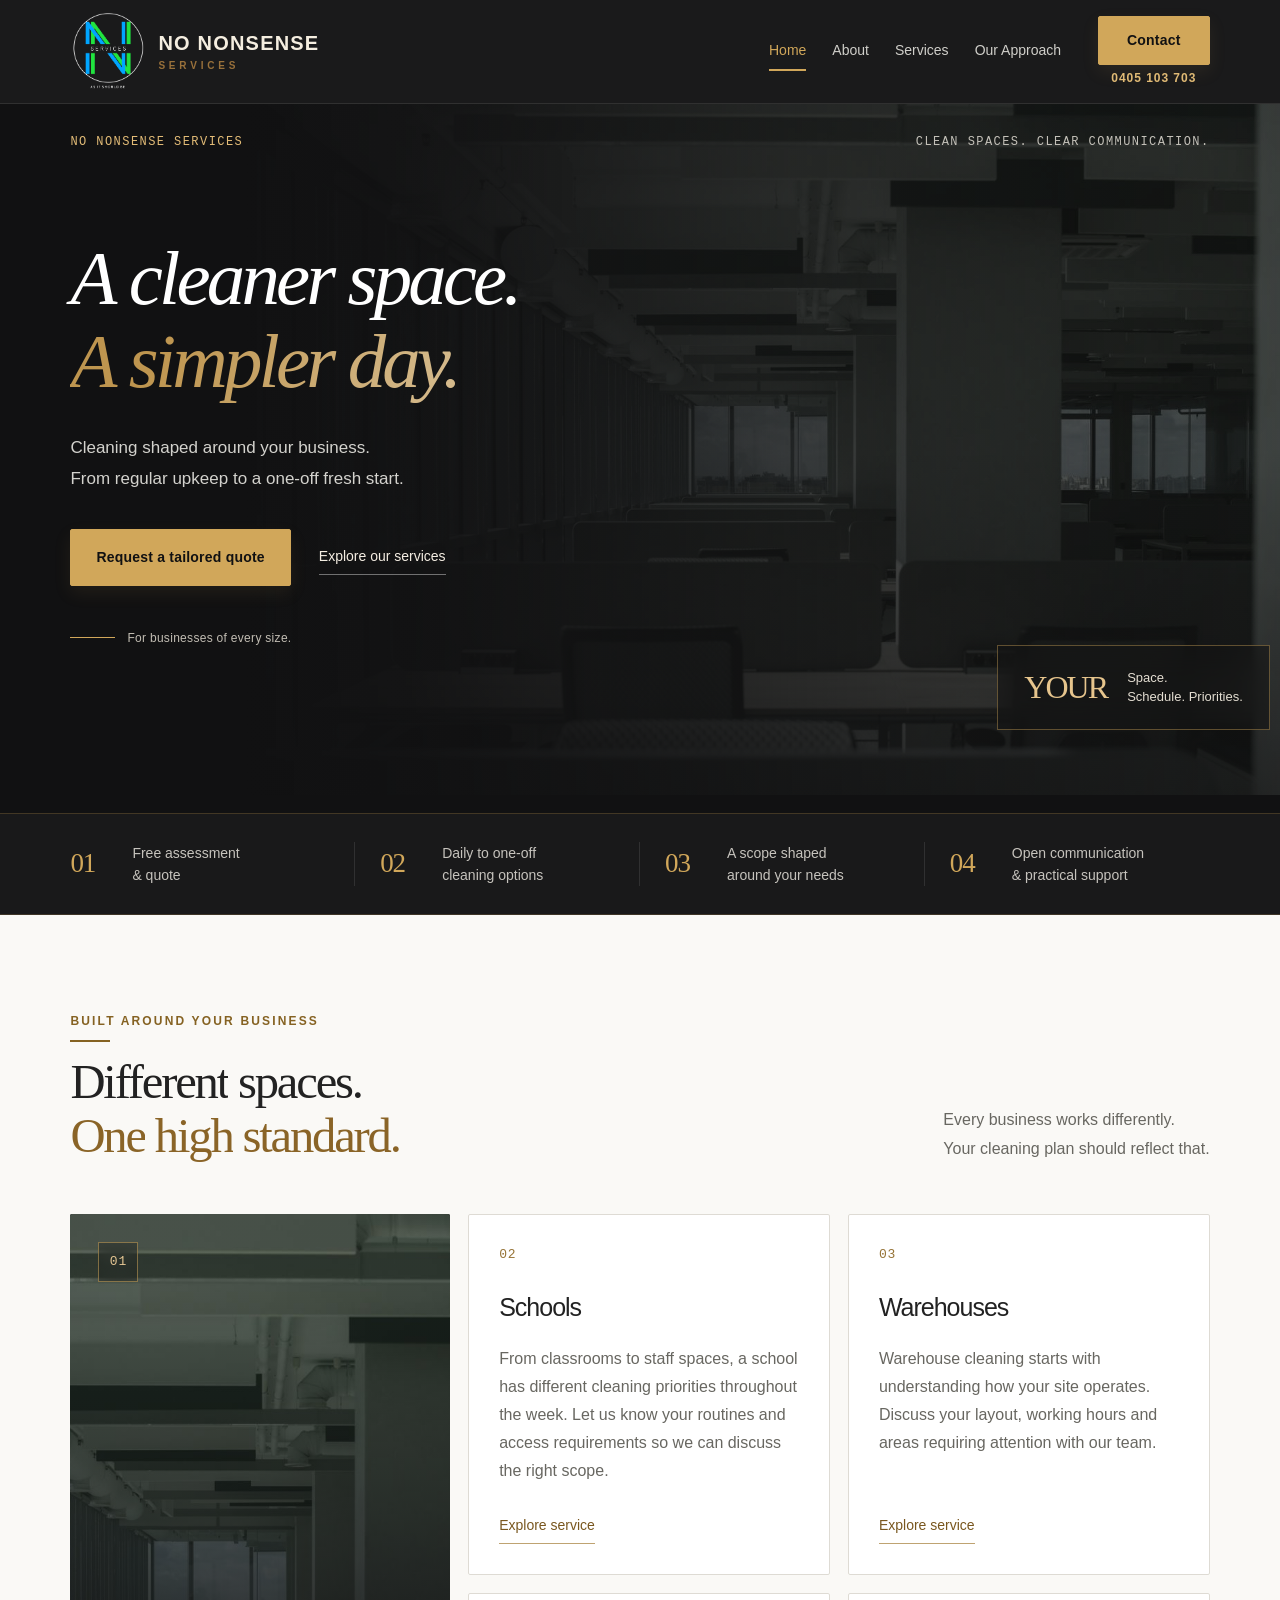
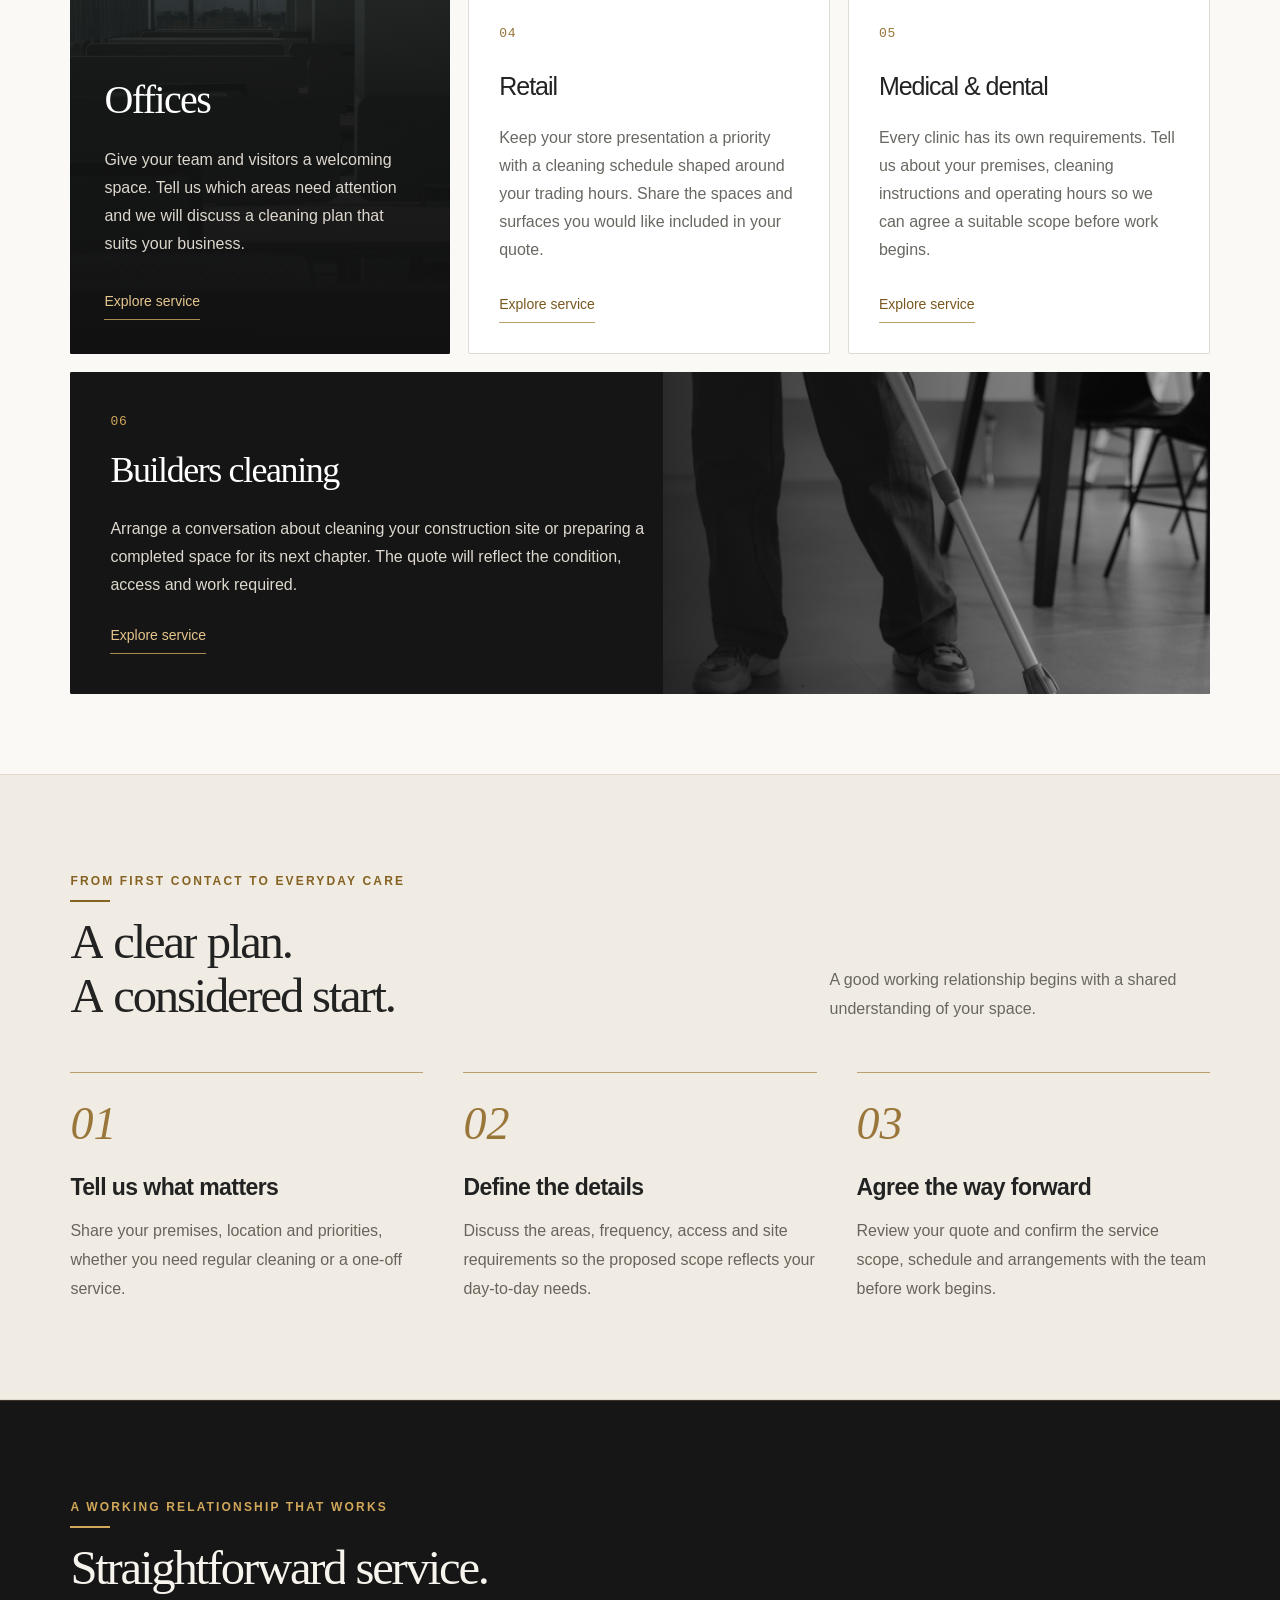
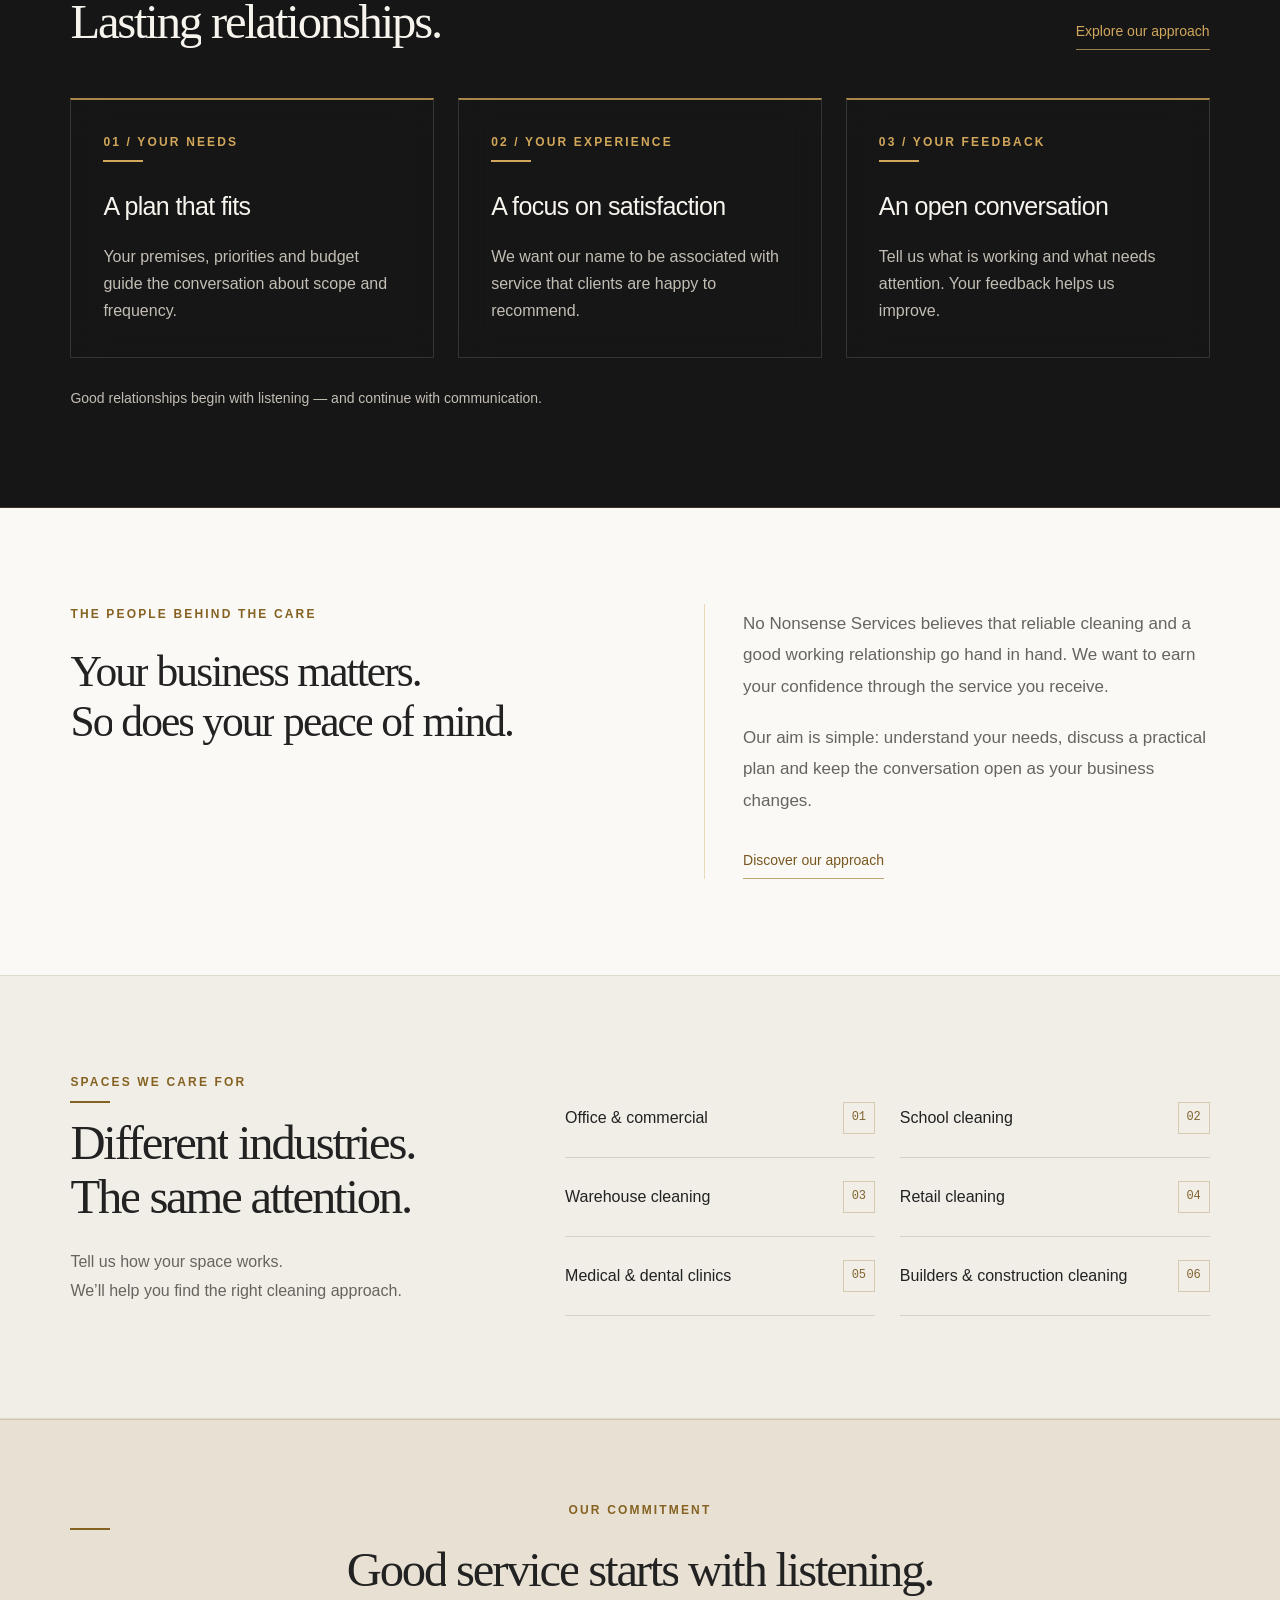
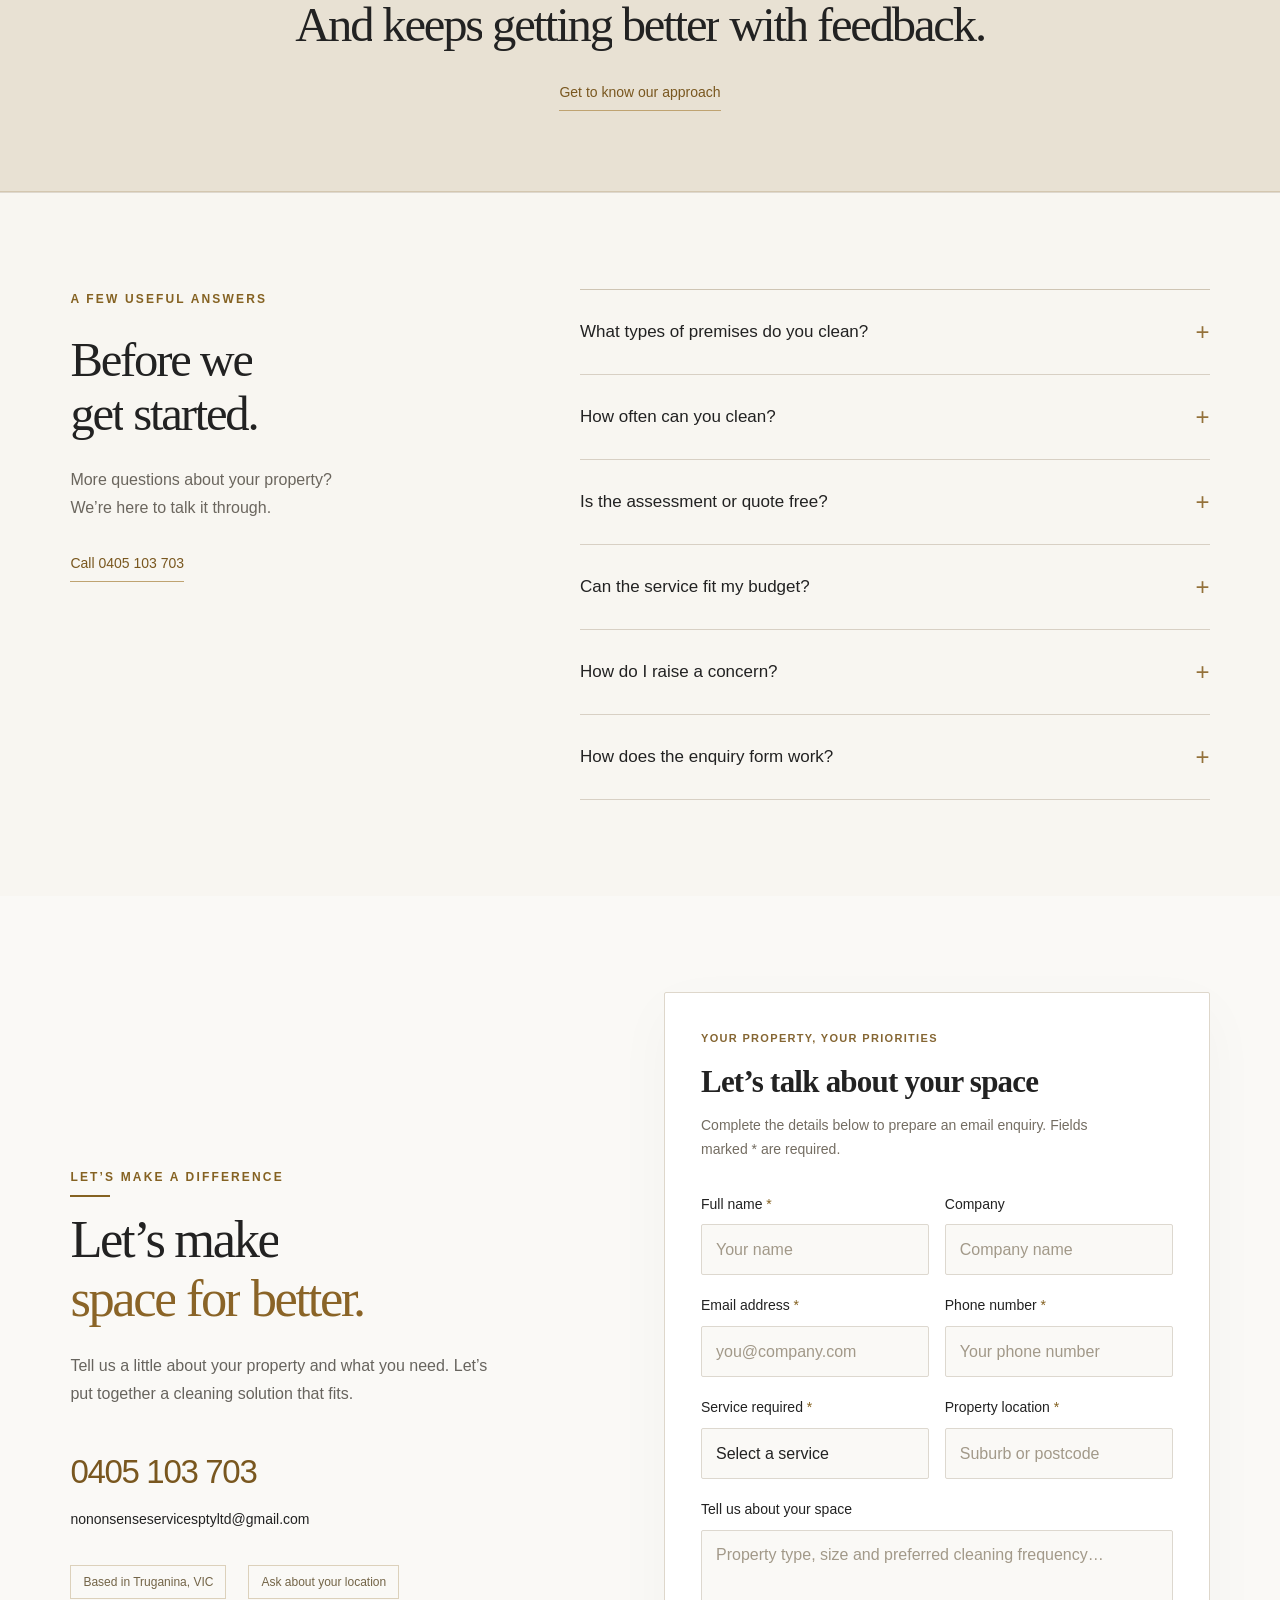
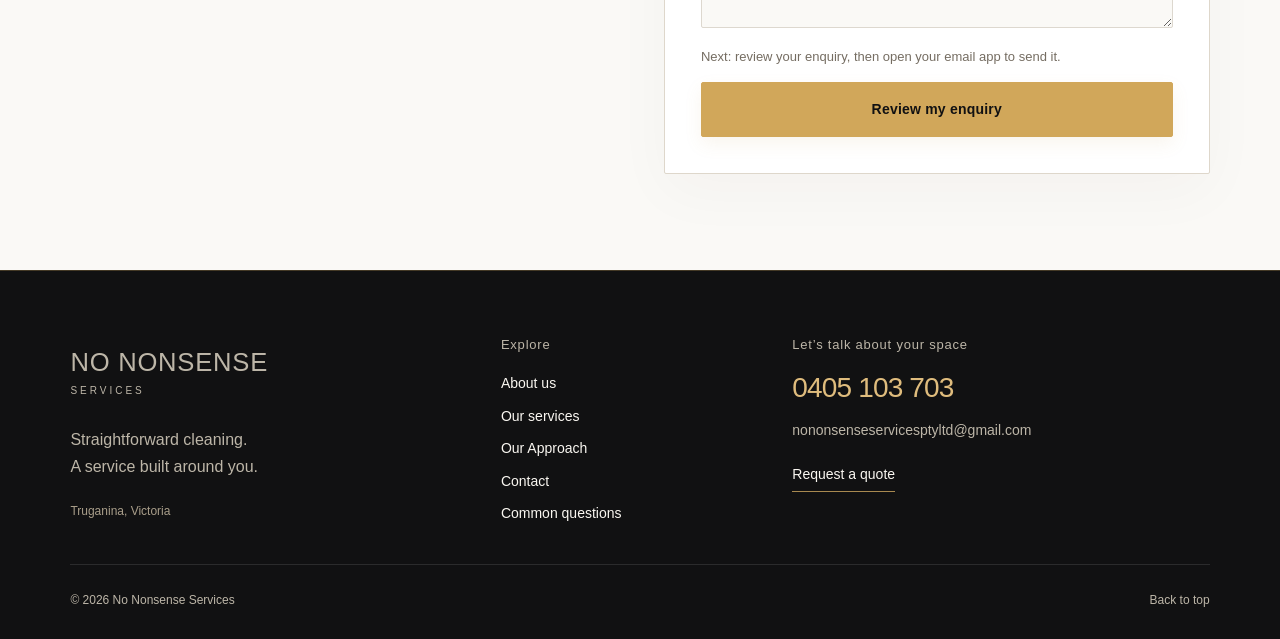
<file: index.html>
<!DOCTYPE html>

<html data-bs-theme="light" lang="en-AU">
<head>
<meta charset="utf-8"/>
<meta content="width=device-width, initial-scale=1" name="viewport"/>
<title>Straightforward commercial cleaning | No Nonsense Services</title>
<meta content="No Nonsense Services: office, warehouse, retail, school, medical and dental clinic, and builders cleaning. Based in Truganina. Request a free quote." name="description"/>
<meta content="#111112" name="theme-color"/>
<link href="assets/nns-logo.png" rel="icon"/>
<link href="assets/bootstrap.min.css" rel="stylesheet"/>
<link href="style.css?v=20261016c" rel="stylesheet"/>
<link href="https://versatile-cleaning-studio.true-ring-2430.chatgpt.site/" rel="canonical"/>
<meta content="website" property="og:type"/>
<meta content="No Nonsense Services" property="og:site_name"/>
<meta content="Straightforward commercial cleaning | No Nonsense Services" property="og:title"/>
<meta content="No Nonsense Services: office, warehouse, retail, school, medical and dental clinic, and builders cleaning. Based in Truganina. Request a free quote." property="og:description"/>
<meta content="https://versatile-cleaning-studio.true-ring-2430.chatgpt.site/" property="og:url"/>
</head>
<body>
<a class="skip-link" href="#main">Skip to content</a>
<div class="utility-bar">
<div class="container-fluid site-container d-flex justify-content-between">
<span>Good cleaning. No nonsense.</span><a href="tel:0405103703">Let’s talk <span class="ms-2">0405 103 703</span></a>
</div>
</div>
<header class="site-header">
<nav aria-label="Main navigation" class="navbar navbar-expand-lg site-container container-fluid">
<a aria-label="No Nonsense Services home" class="navbar-brand brand-with-logo" href="index.html"><img alt="No Nonsense Services logo" class="company-logo" height="76" src="assets/nns-logo.png" width="76"/><span class="nns-wordmark">NO NONSENSE<span>SERVICES</span></span></a><button aria-controls="navigation" aria-expanded="false" aria-label="Open navigation" class="navbar-toggler" data-bs-target="#navigation" data-bs-toggle="collapse" type="button">
<span class="navbar-toggler-icon"></span>
</button>
<div class="collapse navbar-collapse" id="navigation">
<ul class="navbar-nav ms-auto gap-lg-3 align-items-lg-center">
<li class="nav-item"><a aria-current="page" class="nav-link" data-page="index" href="index.html">Home</a></li>
<li class="nav-item"><a class="nav-link" data-page="about" href="about.html">About</a></li>
<li class="nav-item dropdown">
<button aria-expanded="false" class="nav-link dropdown-toggle" data-bs-toggle="dropdown" data-page="services" id="servicesMenu" type="button">
Services
</button>
<ul aria-labelledby="servicesMenu" class="dropdown-menu"><li><a class="dropdown-item" href="services.html">All services</a></li><li><hr class="dropdown-divider"/></li><li><a class="dropdown-item" href="services.html#commercial">Office &amp; commercial</a></li><li><a class="dropdown-item" href="services.html#education">School cleaning</a></li><li><a class="dropdown-item" href="services.html#industrial">Warehouse cleaning</a></li><li><a class="dropdown-item" href="services.html#retail">Retail cleaning</a></li><li><a class="dropdown-item" href="services.html#healthcare">Medical &amp; dental clinics</a></li><li><a class="dropdown-item" href="services.html#builders">Builders &amp; construction cleaning</a></li></ul>
</li>
<li class="nav-item"><a class="nav-link" data-page="approach" href="approach.html">Our Approach</a></li>
<li class="nav-item ms-lg-3 nav-contact-stack"><a class="btn btn-dark" data-page="contact" href="contact.html">Contact</a><a aria-label="Call No Nonsense Services on 0405 103 703" class="nav-contact-phone" href="tel:0405103703">0405 103 703</a></li>
</ul>
</div>
</nav>
</header>
<main id="main">
<section class="new-hero">
<div class="site-container container-fluid">
<div class="hero-kicker"><span>NO NONSENSE SERVICES</span><span>CLEAN SPACES. CLEAR COMMUNICATION.</span></div>
<div class="hero-layout">
<div class="hero-message">
<h1>A cleaner space.<br/><span>A simpler day.</span></h1>
<p>Cleaning shaped around your business.<br/>From regular upkeep to a one-off fresh start.</p>
<div class="hero-actions">
<a class="btn btn-dark" href="contact.html">Request a tailored quote</a><a class="text-link" href="services.html">Explore our services</a>
</div>
<div class="hero-small-note"><span aria-hidden="true" class="hero-note-rule"></span>For businesses of every size.</div>
</div>
<div class="hero-visual">
<div class="hero-image-frame">
<img alt="Illustrative office interior" fetchpriority="high" src="assets/workspace.jpg"/>
</div>
<div class="hero-stamp">
<span>YOUR</span>
<p>Space.<br/>Schedule. Priorities.</p>
</div>
<div class="photo-caption">ROOM TO FOCUS ON WHAT YOU DO BEST.</div>
</div>
</div>
</div>
</section>
<section aria-label="Our commitments" class="assurance">
<div class="site-container container-fluid">
<div class="row g-0">
<div class="col-6 col-lg-3 assurance-item"><span class="assurance-mark">01</span><span>Free assessment<br/>&amp; quote</span></div>
<div class="col-6 col-lg-3 assurance-item"><span class="assurance-mark">02</span><span>Daily to one-off<br/>cleaning options</span></div>
<div class="col-6 col-lg-3 assurance-item"><span class="assurance-mark">03</span><span>A scope shaped<br/>around your needs</span></div>
<div class="col-6 col-lg-3 assurance-item"><span class="assurance-mark">04</span><span>Open communication<br/>&amp; practical support</span></div>
</div>
</div>
</section>
<section class="services section-space home-expertise" id="services">
<div class="site-container container-fluid">
<div class="section-heading">
<div>
<div class="eyebrow">BUILT AROUND YOUR BUSINESS</div>
<h2>Different spaces.<br/><span class="accent-word">One high standard.</span></h2>
</div>
<p>Every business works differently.<br/>Your cleaning plan should reflect that.</p>
</div>
<div class="row g-5 service-grid service-mosaic">
<div class="col-md-6">
<article class="sector-tile sector-feature">
<img alt="Illustrative office interior" class="feature-photo" loading="lazy" src="assets/workspace.jpg"/>
<div aria-hidden="true" class="feature-shade"></div>
<span class="tile-number">01</span>
<h3>Offices</h3>
<p>Give your team and visitors a welcoming space. Tell us which areas need attention and we will discuss a cleaning plan that suits your business.</p>
<a class="text-link" href="services.html#commercial">Explore service</a>
</article>
</div>
<div class="col-md-6">
<article class="sector-tile">
<span class="tile-number">02</span>
<h3>Schools</h3>
<p>From classrooms to staff spaces, a school has different cleaning priorities throughout the week. Let us know your routines and access requirements so we can discuss the right scope.</p>
<a class="text-link" href="services.html#education">Explore service</a>
</article>
</div>
<div class="col-md-6">
<article class="sector-tile">
<span class="tile-number">03</span>
<h3>Warehouses</h3>
<p>Warehouse cleaning starts with understanding how your site operates. Discuss your layout, working hours and areas requiring attention with our team.</p>
<a class="text-link" href="services.html#industrial">Explore service</a>
</article>
</div>
<div class="col-md-6">
<article class="sector-tile">
<span class="tile-number">04</span>
<h3>Retail</h3>
<p>Keep your store presentation a priority with a cleaning schedule shaped around your trading hours. Share the spaces and surfaces you would like included in your quote.</p>
<a class="text-link" href="services.html#retail">Explore service</a>
</article>
</div>
<div class="col-md-6">
<article class="sector-tile">
<span class="tile-number">05</span>
<h3>Medical &amp; dental</h3>
<p>Every clinic has its own requirements. Tell us about your premises, cleaning instructions and operating hours so we can agree a suitable scope before work begins.</p>
<a class="text-link" href="services.html#healthcare">Explore service</a>
</article>
</div>
<div class="col-md-6">
<article class="sector-tile sector-panorama">
<img alt="Floor cleaning in progress — illustrative photography" class="feature-photo" loading="lazy" src="assets/cleaning.jpg"/>
<div aria-hidden="true" class="feature-shade"></div>
<span class="tile-number">06</span>
<h3>Builders cleaning</h3>
<p>Arrange a conversation about cleaning your construction site or preparing a completed space for its next chapter. The quote will reflect the condition, access and work required.</p>
<a class="text-link" href="services.html#builders">Explore service</a>
</article>
</div>
</div>
</div>
</section>
<section aria-labelledby="process-title" class="section-space process-section">
<div class="site-container container-fluid">
<div class="section-heading">
<div>
<div class="eyebrow">FROM FIRST CONTACT TO EVERYDAY CARE</div>
<h2 id="process-title">A clear plan.<br/>A considered start.</h2>
</div>
<p>A good working relationship begins with a shared understanding of your space.</p>
</div>
<ol class="process-grid">
<li>
<span aria-hidden="true" class="process-number">01</span>
<h3>Tell us what matters</h3>
<p>Share your premises, location and priorities, whether you need regular cleaning or a one-off service.</p>
</li>
<li>
<span aria-hidden="true" class="process-number">02</span>
<h3>Define the details</h3>
<p>Discuss the areas, frequency, access and site requirements so the proposed scope reflects your day-to-day needs.</p>
</li>
<li>
<span aria-hidden="true" class="process-number">03</span>
<h3>Agree the way forward</h3>
<p>Review your quote and confirm the service scope, schedule and arrangements with the team before work begins.</p>
</li>
</ol>
</div>
</section>
<section class="standards section-space home-accreditations" id="standards">
<div class="site-container container-fluid">
<div class="section-heading">
<div>
<div class="eyebrow">A WORKING RELATIONSHIP THAT WORKS</div>
<h2>Straightforward service.<br/>Lasting relationships.</h2>
</div>
<a class="text-link" href="approach.html">Explore our approach</a>
</div>
<div class="row g-4">
<div class="col-md-4">
<article class="accreditation-tile">
<span class="eyebrow">01 / YOUR NEEDS</span>
<h3>A plan that fits</h3>
<p>Your premises, priorities and budget guide the conversation about scope and frequency.</p>
</article>
</div>
<div class="col-md-4">
<article class="accreditation-tile">
<span class="eyebrow">02 / YOUR EXPERIENCE</span>
<h3>A focus on satisfaction</h3>
<p>We want our name to be associated with service that clients are happy to recommend.</p>
</article>
</div>
<div class="col-md-4">
<article class="accreditation-tile">
<span class="eyebrow">03 / YOUR FEEDBACK</span>
<h3>An open conversation</h3>
<p>Tell us what is working and what needs attention. Your feedback helps us improve.</p>
</article>
</div>
</div>
<p class="cert-note">Good relationships begin with listening — and continue with communication.</p>
</div>
</section>
<section class="section-space home-about" id="about">
<div class="site-container container-fluid"><div class="about-introduction"><div class="about-introduction-heading"><div class="eyebrow">THE PEOPLE BEHIND THE CARE</div><h2>Your business matters.<br/>So does your peace of mind.</h2></div><div class="about-introduction-body"><p class="text-secondary mt-4">No Nonsense Services believes that reliable cleaning and a good working relationship go hand in hand. We want to earn your confidence through the service you receive.</p><p class="text-secondary">Our aim is simple: understand your needs, discuss a practical plan and keep the conversation open as your business changes.</p><a class="text-link" href="about.html">Discover our approach</a></div></div></div>
</section>
<section class="section-space industries">
<div class="site-container container-fluid">
<div class="row g-5 align-items-center">
<div class="col-lg-5">
<div class="eyebrow">SPACES WE CARE FOR</div>
<h2>Different industries.<br/>The same attention.</h2>
<p class="text-secondary mt-4">Tell us how your space works.<br/>We’ll help you find the right cleaning approach.</p>
</div>
<div class="col-lg-7">
<div class="industry-list"><button data-industry="Office &amp; commercial">Office &amp; commercial<span>01</span></button><button data-industry="School cleaning">School cleaning<span>02</span></button><button data-industry="Warehouse cleaning">Warehouse cleaning<span>03</span></button><button data-industry="Retail cleaning">Retail cleaning<span>04</span></button><button data-industry="Medical &amp; dental clinics">Medical &amp; dental clinics<span>05</span></button><button data-industry="Builders &amp; construction cleaning">Builders &amp; construction cleaning<span>06</span></button></div>
</div>
</div>
</div>
</section>
<section class="quote-band"><div class="site-container container-fluid"><div class="eyebrow">OUR COMMITMENT</div><h2>Good service starts with listening.<br/>And keeps getting better with feedback.</h2><a class="text-link" href="approach.html">Get to know our approach</a></div></section>
<section aria-labelledby="faq-title" class="section-space faq-section" id="questions">
<div class="site-container container-fluid">
<div class="faq-layout">
<div class="faq-intro">
<div class="eyebrow">A FEW USEFUL ANSWERS</div>
<h2 id="faq-title">Before we<br/>get started.</h2>
<p>More questions about your property?<br/>We’re here to talk it through.</p>
<a class="text-link" href="tel:0405103703">Call 0405 103 703</a>
</div>
<div class="faq-list"><details><summary>What types of premises do you clean?</summary><div class="faq-answer"><p>We offer cleaning for offices, warehouses, stores, schools, medical and dental clinics, and construction sites. Tell us about your premises and the work you need.</p></div></details><details><summary>How often can you clean?</summary><div class="faq-answer"><p>Daily, weekly, fortnightly and one-off cleaning options are available. We will discuss a frequency that fits your premises and priorities.</p></div></details><details><summary>Is the assessment or quote free?</summary><div class="faq-answer"><p>Yes. Contact us for a free assessment or quote. Share your location, type of premises and cleaning needs to help us understand the job.</p></div></details><details><summary>Can the service fit my budget?</summary><div class="faq-answer"><p>Tell us your priorities and budget. We will discuss a suitable scope and frequency so you can make an informed decision.</p></div></details><details><summary>How do I raise a concern?</summary><div class="faq-answer"><p>Call or email us with the details. Open communication is part of our approach, and we aim to respond as soon as reasonably possible.</p></div></details><details class="enquiry-faq"><summary>How does the enquiry form work?</summary><div class="faq-answer"><p>The form prepares an email draft. Review it, then send it through your email app, or copy it into an email to nononsenseservicesptyltd@gmail.com. The form does not send your message automatically.</p></div></details></div>
</div>
</div>
</section>
<section class="section-space contact-section refined-contact" id="contact">
<div class="site-container container-fluid">
<div class="row g-5">
<div class="col-lg-5">
<div class="eyebrow">LET’S MAKE A DIFFERENCE</div>
<h2>Let’s make<br/><span class="accent-word">space for better.</span></h2>
<p class="text-secondary mt-4">
Tell us a little about your property and what you need. Let’s put together a cleaning solution that fits.
</p>
<a class="contact-number" href="tel:0405103703">0405 103 703</a><a class="contact-email" href="mailto:nononsenseservicesptyltd@gmail.com">nononsenseservicesptyltd@gmail.com</a>
<div class="location-tags"><span>Based in Truganina, VIC</span><span>Ask about your location</span></div>
</div>
<div class="col-lg-6 offset-lg-1">
<form aria-describedby="quote-help" id="quoteForm" method="post">
<div class="form-kicker">YOUR PROPERTY, YOUR PRIORITIES</div>
<h3>Let’s talk about your space</h3>
<p class="form-intro" id="quote-help">
Complete the details below to prepare an email enquiry. Fields marked * are required.
</p>
<div class="row g-3">
<div class="col-sm-6">
<label class="form-label" for="name">Full name <span>*</span></label><input autocomplete="name" class="form-control" id="name" maxlength="120" name="name" placeholder="Your name" required=""/>
</div>
<div class="col-sm-6">
<label class="form-label" for="company">Company</label><input autocomplete="organization" class="form-control" id="company" maxlength="160" name="company" placeholder="Company name"/>
</div>
<div class="col-sm-6">
<label class="form-label" for="email">Email address <span>*</span></label><input autocomplete="email" class="form-control" id="email" name="email" placeholder="you@company.com" required="" type="email"/>
</div>
<div class="col-sm-6">
<label class="form-label" for="phone">Phone number <span>*</span></label><input autocomplete="tel" class="form-control" id="phone" name="phone" placeholder="Your phone number" required="" type="tel"/>
</div>
<div class="col-sm-6">
<label class="form-label" for="service">Service required <span>*</span></label><select class="form-select" id="service" name="service" required=""><option value="">Select a service</option><option>Office &amp; commercial</option><option>School cleaning</option><option>Warehouse cleaning</option><option>Retail cleaning</option><option>Medical &amp; dental clinics</option><option>Builders &amp; construction cleaning</option><option>Other / not sure yet</option></select>
</div>
<div class="col-sm-6">
<label class="form-label" for="location">Property location <span>*</span></label><input class="form-control" id="location" maxlength="160" name="location" placeholder="Suburb or postcode" required=""/>
</div>
<div class="col-12">
<label class="form-label" for="message">Tell us about your space</label><textarea class="form-control" id="message" maxlength="1500" name="message" placeholder="Property type, size and preferred cleaning frequency…" rows="3"></textarea>
</div>
</div>
<p class="form-note" id="formNextStep">Next: review your enquiry, then open your email app to send it.</p>
<button class="btn btn-dark w-100" disabled="" type="submit">Review my enquiry</button>
<div class="enquiry-preview" hidden="" id="enquiryPreview">
<h4>Your enquiry is ready</h4>
<p>Check your details, then choose how to send them.</p>
<textarea aria-label="Prepared enquiry" id="enquiryText" readonly="" rows="9"></textarea>
<div class="enquiry-actions">
<a class="btn btn-dark" href="mailto:nononsenseservicesptyltd@gmail.com" id="openEnquiry">Open email app</a><button class="btn btn-outline-dark" id="copyEnquiry" type="button">Copy enquiry</button>
</div>
<p class="form-note">
Send to <a href="mailto:nononsenseservicesptyltd@gmail.com">nononsenseservicesptyltd@gmail.com</a>. Your
enquiry is only sent when you send the email.
</p>
</div>
<p aria-live="polite" class="form-status" hidden="" id="formStatus" role="status"></p>
<noscript><p class="form-note">
To enquire, call <a href="tel:0405103703">0405 103 703</a> or email
<a href="mailto:nononsenseservicesptyltd@gmail.com">our team</a>.
</p></noscript>
<input aria-hidden="true" autocomplete="off" class="form-honeypot" name="_gotcha" tabindex="-1" type="text"/></form>
</div>
</div>
</div>
</section>
</main>
<footer class="footer-clean">
<div class="site-container container-fluid">
<div class="footer-layout">
<div class="footer-intro">
<a class="footer-brand brand-with-logo" href="index.html"><span class="footer-wordmark">NO NONSENSE<span>SERVICES</span></span></a>
<p>Straightforward cleaning.<br/>A service built around you.</p>
<p class="footer-regions">Truganina, Victoria</p>
</div>
<nav aria-label="Footer navigation" class="footer-links">
<h3>Explore</h3>
<a href="about.html">About us</a><a href="services.html">Our services</a><a href="approach.html">Our Approach</a><a href="contact.html">Contact</a><a href="contact.html#questions">Common questions</a>
</nav>
<div class="footer-contact">
<h3>Let’s talk about your space</h3>
<a class="footer-phone" href="tel:0405103703">0405 103 703</a><a class="footer-email" href="mailto:nononsenseservicesptyltd@gmail.com">nononsenseservicesptyltd@gmail.com</a><a class="footer-enquiry" href="contact.html">Request a quote</a>
</div>
</div>
<div class="footer-bottom">
<span>© <span id="year">2026</span> No Nonsense Services</span>
<div>
<a aria-label="Back to top" href="#">Back to top</a>
</div>
</div>
</div>
</footer>
<script src="assets/bootstrap.bundle.min.js"></script>
<script src="assets/lenis.min.js"></script>
<script src="form-config.js?v=20261016b"></script><script src="script.js?v=20261016b"></script>
</body>
</html>
</file>
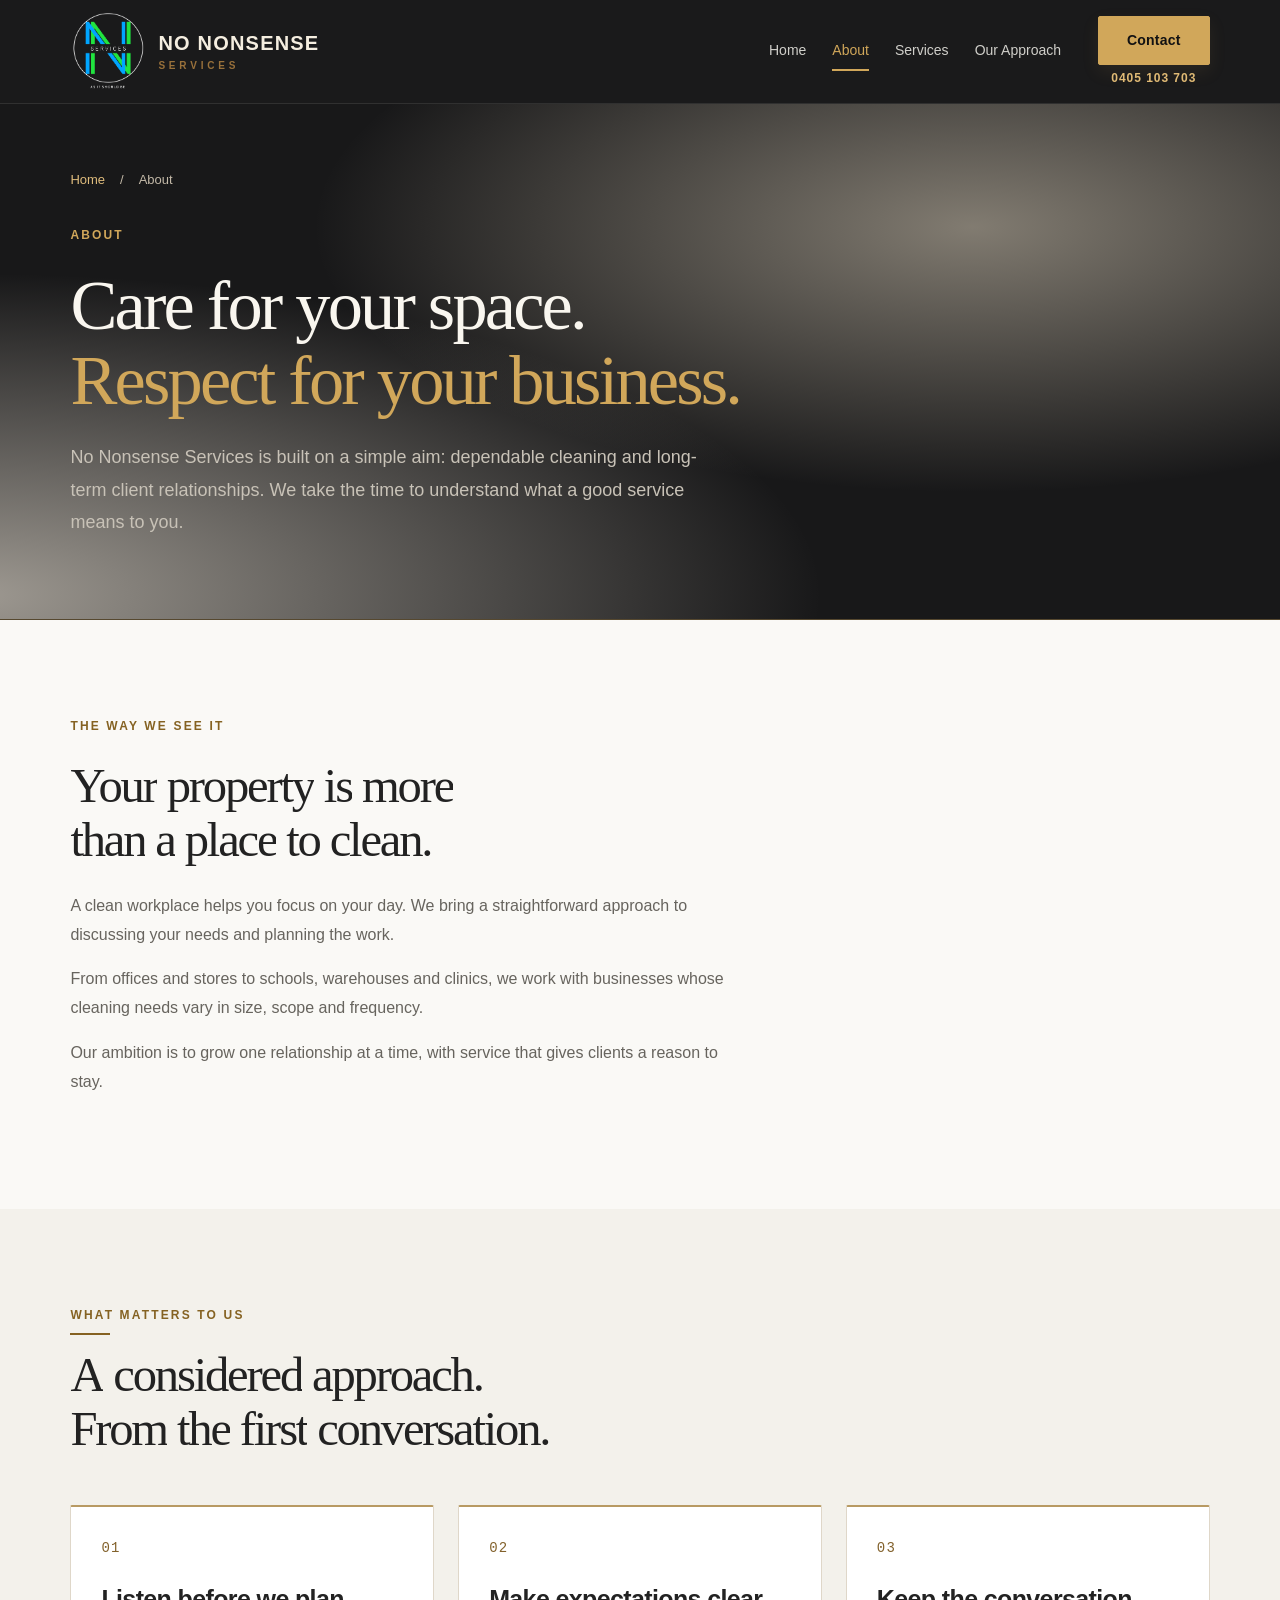
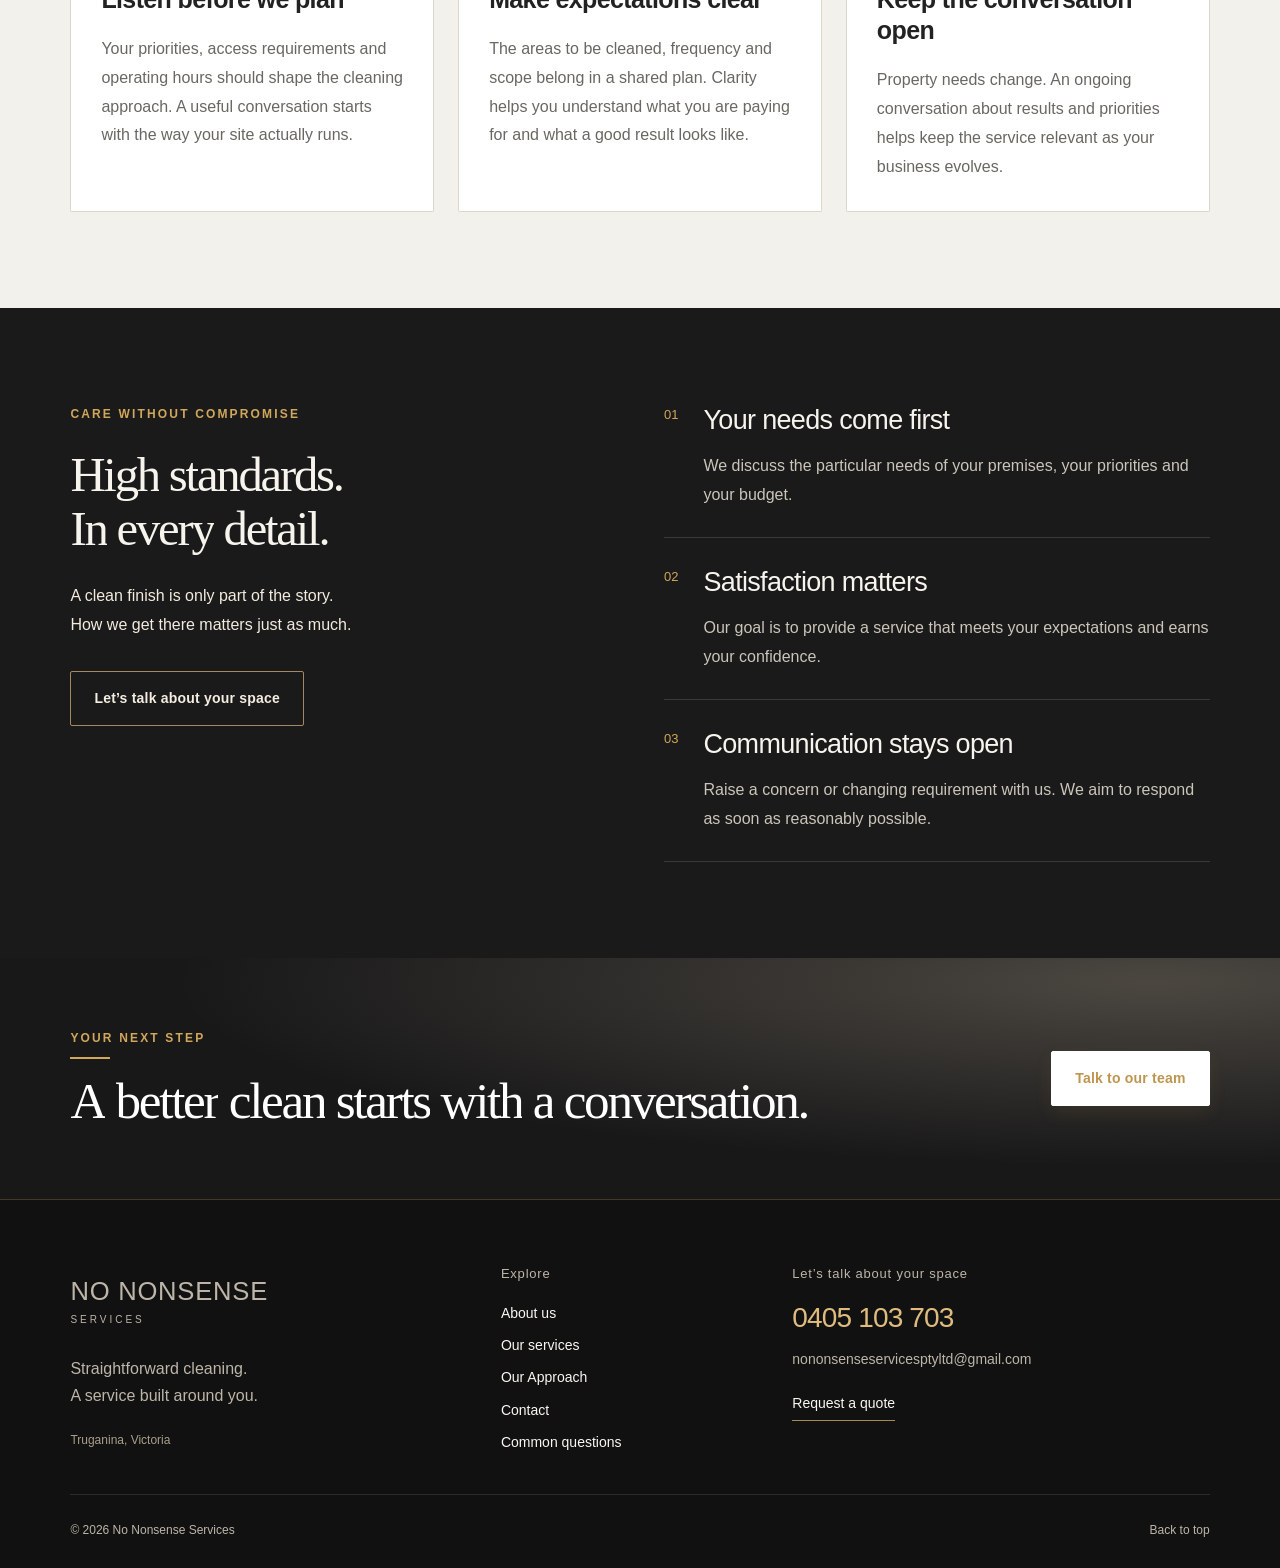
<file: about.html>
<!DOCTYPE html>

<html data-bs-theme="light" lang="en-AU">
<head>
<meta charset="utf-8"/>
<meta content="width=device-width, initial-scale=1" name="viewport"/>
<title>About us | No Nonsense Services</title>
<meta content="No Nonsense Services: office, warehouse, retail, school, medical and dental clinic, and builders cleaning. Based in Truganina. Request a free quote." name="description"/>
<meta content="#111112" name="theme-color"/>
<link href="assets/nns-logo.png" rel="icon"/>
<link href="assets/bootstrap.min.css" rel="stylesheet"/>
<link href="style.css?v=20261016c" rel="stylesheet"/>
<link href="https://versatile-cleaning-studio.true-ring-2430.chatgpt.site/about.html" rel="canonical"/>
<meta content="website" property="og:type"/>
<meta content="No Nonsense Services" property="og:site_name"/>
<meta content="About us | No Nonsense Services" property="og:title"/>
<meta content="No Nonsense Services: office, warehouse, retail, school, medical and dental clinic, and builders cleaning. Based in Truganina. Request a free quote." property="og:description"/>
<meta content="https://versatile-cleaning-studio.true-ring-2430.chatgpt.site/about.html" property="og:url"/>
</head>
<body>
<a class="skip-link" href="#main">Skip to content</a>
<div class="utility-bar">
<div class="container-fluid site-container d-flex justify-content-between">
<span>Good cleaning. No nonsense.</span><a href="tel:0405103703">Let’s talk <span class="ms-2">0405 103 703</span></a>
</div>
</div>
<header class="site-header">
<nav aria-label="Main navigation" class="navbar navbar-expand-lg site-container container-fluid">
<a aria-label="No Nonsense Services home" class="navbar-brand brand-with-logo" href="index.html"><img alt="No Nonsense Services logo" class="company-logo" height="76" src="assets/nns-logo.png" width="76"/><span class="nns-wordmark">NO NONSENSE<span>SERVICES</span></span></a><button aria-controls="navigation" aria-expanded="false" aria-label="Open navigation" class="navbar-toggler" data-bs-target="#navigation" data-bs-toggle="collapse" type="button">
<span class="navbar-toggler-icon"></span>
</button>
<div class="collapse navbar-collapse" id="navigation">
<ul class="navbar-nav ms-auto gap-lg-3 align-items-lg-center">
<li class="nav-item"><a class="nav-link" data-page="index" href="index.html">Home</a></li>
<li class="nav-item"><a aria-current="page" class="nav-link" data-page="about" href="about.html">About</a></li>
<li class="nav-item dropdown">
<button aria-expanded="false" class="nav-link dropdown-toggle" data-bs-toggle="dropdown" data-page="services" id="servicesMenu" type="button">
Services
</button>
<ul aria-labelledby="servicesMenu" class="dropdown-menu"><li><a class="dropdown-item" href="services.html">All services</a></li><li><hr class="dropdown-divider"/></li><li><a class="dropdown-item" href="services.html#commercial">Office &amp; commercial</a></li><li><a class="dropdown-item" href="services.html#education">School cleaning</a></li><li><a class="dropdown-item" href="services.html#industrial">Warehouse cleaning</a></li><li><a class="dropdown-item" href="services.html#retail">Retail cleaning</a></li><li><a class="dropdown-item" href="services.html#healthcare">Medical &amp; dental clinics</a></li><li><a class="dropdown-item" href="services.html#builders">Builders &amp; construction cleaning</a></li></ul>
</li>
<li class="nav-item"><a class="nav-link" data-page="approach" href="approach.html">Our Approach</a></li>
<li class="nav-item ms-lg-3 nav-contact-stack"><a class="btn btn-dark" data-page="contact" href="contact.html">Contact</a><a aria-label="Call No Nonsense Services on 0405 103 703" class="nav-contact-phone" href="tel:0405103703">0405 103 703</a></li>
</ul>
</div>
</nav>
</header>
<main id="main">
<section class="page-hero">
<div class="site-container container-fluid">
<nav aria-label="Breadcrumb" class="breadcrumbs">
<a href="index.html">Home</a><span aria-hidden="true">/</span><span aria-current="page">About</span>
</nav>
<div class="eyebrow">ABOUT</div>
<h1>Care for your space.<br/><em>Respect for your business.</em></h1>
<p>No Nonsense Services is built on a simple aim: dependable cleaning and long-term client relationships. We take the time to understand what a good service means to you.</p>
</div>
</section>
<section class="section-space">
<div class="site-container container-fluid">
<div class="row g-5 align-items-center">
<div class="col-lg-9 editorial-copy">
<div class="eyebrow">THE WAY WE SEE IT</div>
<h2>Your property is more<br/>than a place to clean.</h2>
<p class="text-secondary mt-4">A clean workplace helps you focus on your day. We bring a straightforward approach to discussing your needs and planning the work.</p>
<p class="text-secondary">From offices and stores to schools, warehouses and clinics, we work with businesses whose cleaning needs vary in size, scope and frequency.</p>
<p class="text-secondary">Our ambition is to grow one relationship at a time, with service that gives clients a reason to stay.</p>
</div>
</div>
</div>
</section>
<section class="section-space services">
<div class="site-container container-fluid">
<div class="section-heading">
<div>
<div class="eyebrow">WHAT MATTERS TO US</div>
<h2>A considered approach.<br/>From the first conversation.</h2>
</div>
</div>
<div class="row g-4">
<div class="col-md-4">
<article class="detail-card">
<span class="detail-number">01</span>
<h3>Listen before we plan</h3>
<p>
Your priorities, access requirements and operating hours should shape the cleaning approach. A useful conversation starts
with the way your site actually runs.
</p>
</article>
</div>
<div class="col-md-4">
<article class="detail-card">
<span class="detail-number">02</span>
<h3>Make expectations clear</h3>
<p>
The areas to be cleaned, frequency and scope belong in a shared plan. Clarity helps you understand what you are paying for
and what a good result looks like.
</p>
</article>
</div>
<div class="col-md-4">
<article class="detail-card">
<span class="detail-number">03</span>
<h3>Keep the conversation open</h3>
<p>
Property needs change. An ongoing conversation about results and priorities helps keep the service relevant as your
business evolves.
</p>
</article>
</div>
</div>
</div>
</section>
<section class="standards section-space" id="standards">
<div class="site-container container-fluid">
<div class="row g-5">
<div class="col-lg-5">
<div class="eyebrow light">CARE WITHOUT COMPROMISE</div>
<h2>High standards.<br/>In every detail.</h2>
<p class="standards-intro">A clean finish is only part of the story.<br/>How we get there matters just as much.</p>
<a class="btn btn-outline-light" href="contact.html">Let’s talk about your space</a>
</div>
<div class="col-lg-6 offset-lg-1">
<div class="standard-row">
<span>01</span>
<div>
<h3>Your needs come first</h3>
<p>We discuss the particular needs of your premises, your priorities and your budget.</p>
</div>
</div>
<div class="standard-row">
<span>02</span>
<div>
<h3>Satisfaction matters</h3>
<p>Our goal is to provide a service that meets your expectations and earns your confidence.</p>
</div>
</div>
<div class="standard-row">
<span>03</span>
<div>
<h3>Communication stays open</h3>
<p>Raise a concern or changing requirement with us. We aim to respond as soon as reasonably possible.</p>
</div>
</div>
</div>
</div>
</div>
</section>
<section class="page-cta">
<div class="site-container container-fluid">
<div>
<div class="eyebrow">YOUR NEXT STEP</div>
<h2>A better clean starts with a conversation.</h2>
</div>
<a class="btn btn-lime" href="contact.html">Talk to our team</a>
</div>
</section>
</main>
<footer class="footer-clean">
<div class="site-container container-fluid">
<div class="footer-layout">
<div class="footer-intro">
<a class="footer-brand brand-with-logo" href="index.html"><span class="footer-wordmark">NO NONSENSE<span>SERVICES</span></span></a>
<p>Straightforward cleaning.<br/>A service built around you.</p>
<p class="footer-regions">Truganina, Victoria</p>
</div>
<nav aria-label="Footer navigation" class="footer-links">
<h3>Explore</h3>
<a href="about.html">About us</a><a href="services.html">Our services</a><a href="approach.html">Our Approach</a><a href="contact.html">Contact</a><a href="contact.html#questions">Common questions</a>
</nav>
<div class="footer-contact">
<h3>Let’s talk about your space</h3>
<a class="footer-phone" href="tel:0405103703">0405 103 703</a><a class="footer-email" href="mailto:nononsenseservicesptyltd@gmail.com">nononsenseservicesptyltd@gmail.com</a><a class="footer-enquiry" href="contact.html">Request a quote</a>
</div>
</div>
<div class="footer-bottom">
<span>© <span id="year">2026</span> No Nonsense Services</span>
<div>
<a aria-label="Back to top" href="#">Back to top</a>
</div>
</div>
</div>
</footer>
<script src="assets/bootstrap.bundle.min.js"></script>
<script src="assets/lenis.min.js"></script>
<script src="form-config.js?v=20261016b"></script><script src="script.js?v=20261016b"></script>
</body>
</html>
</file>
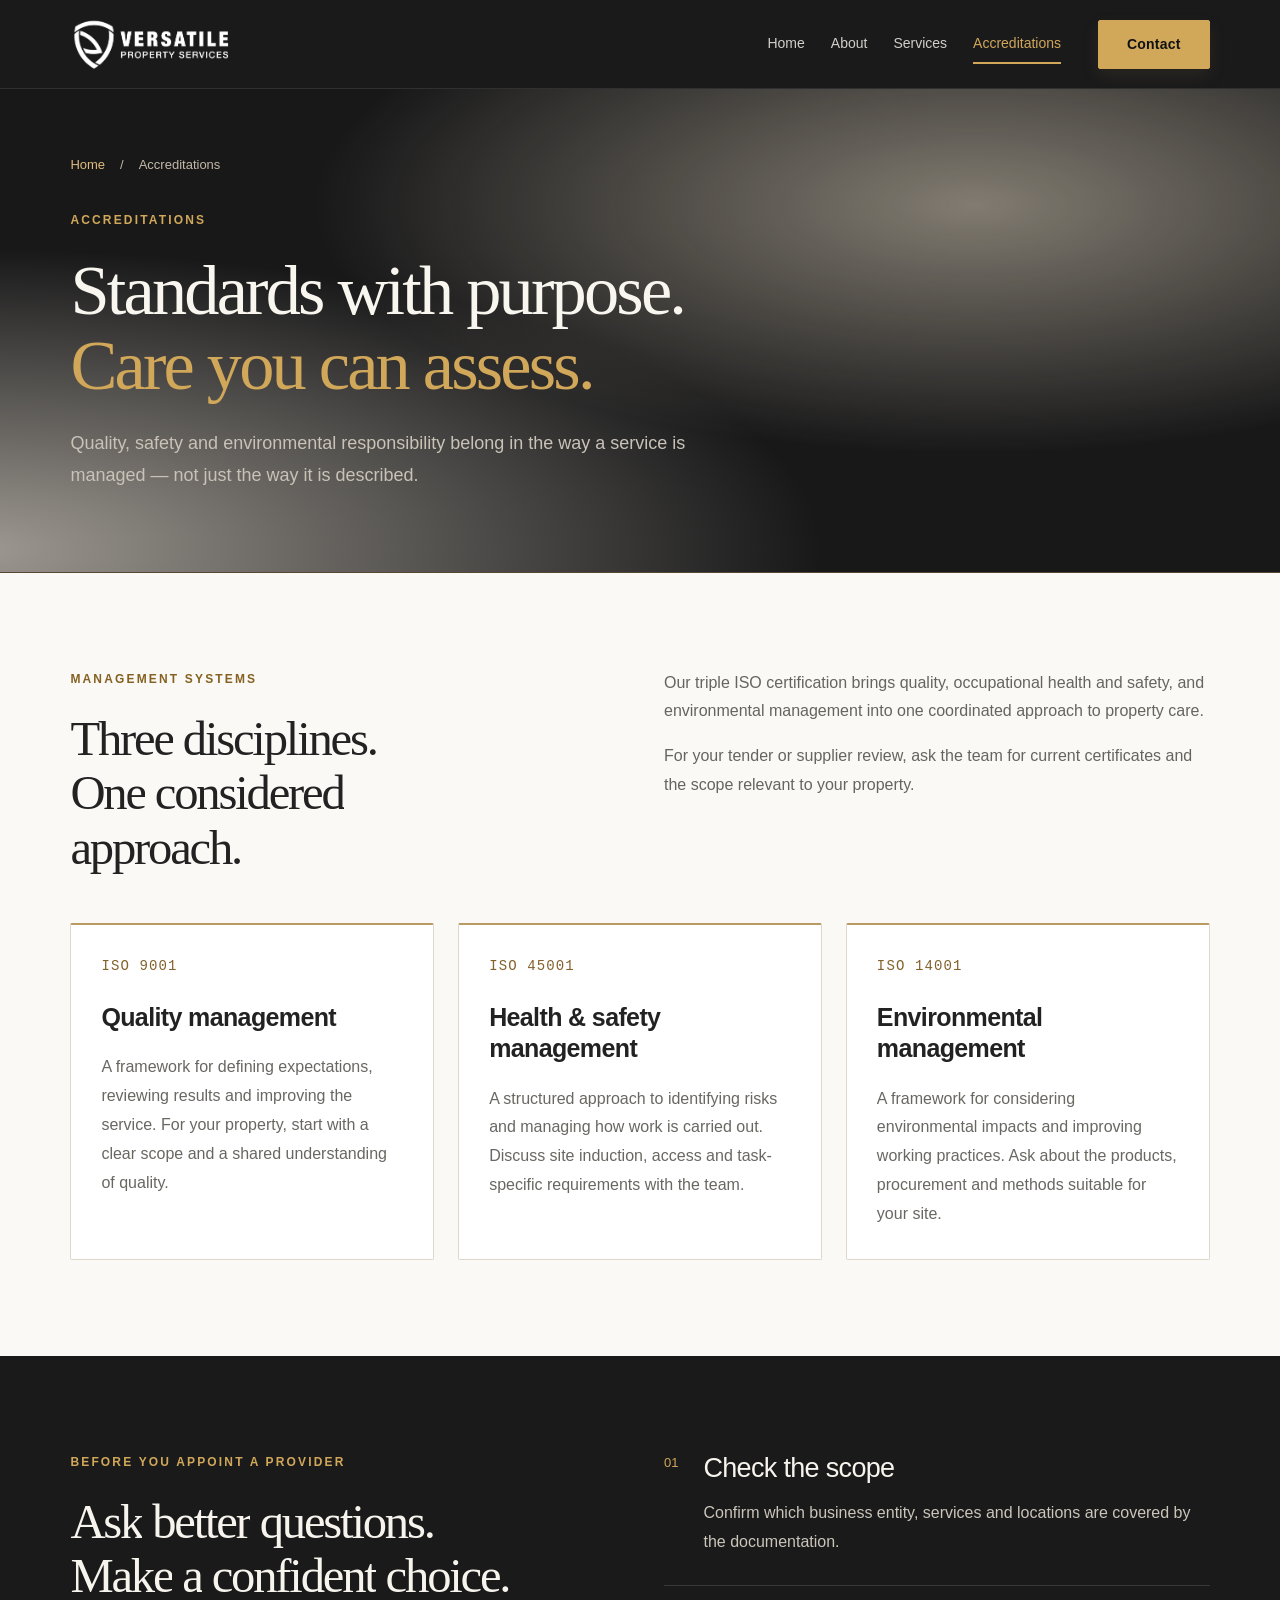
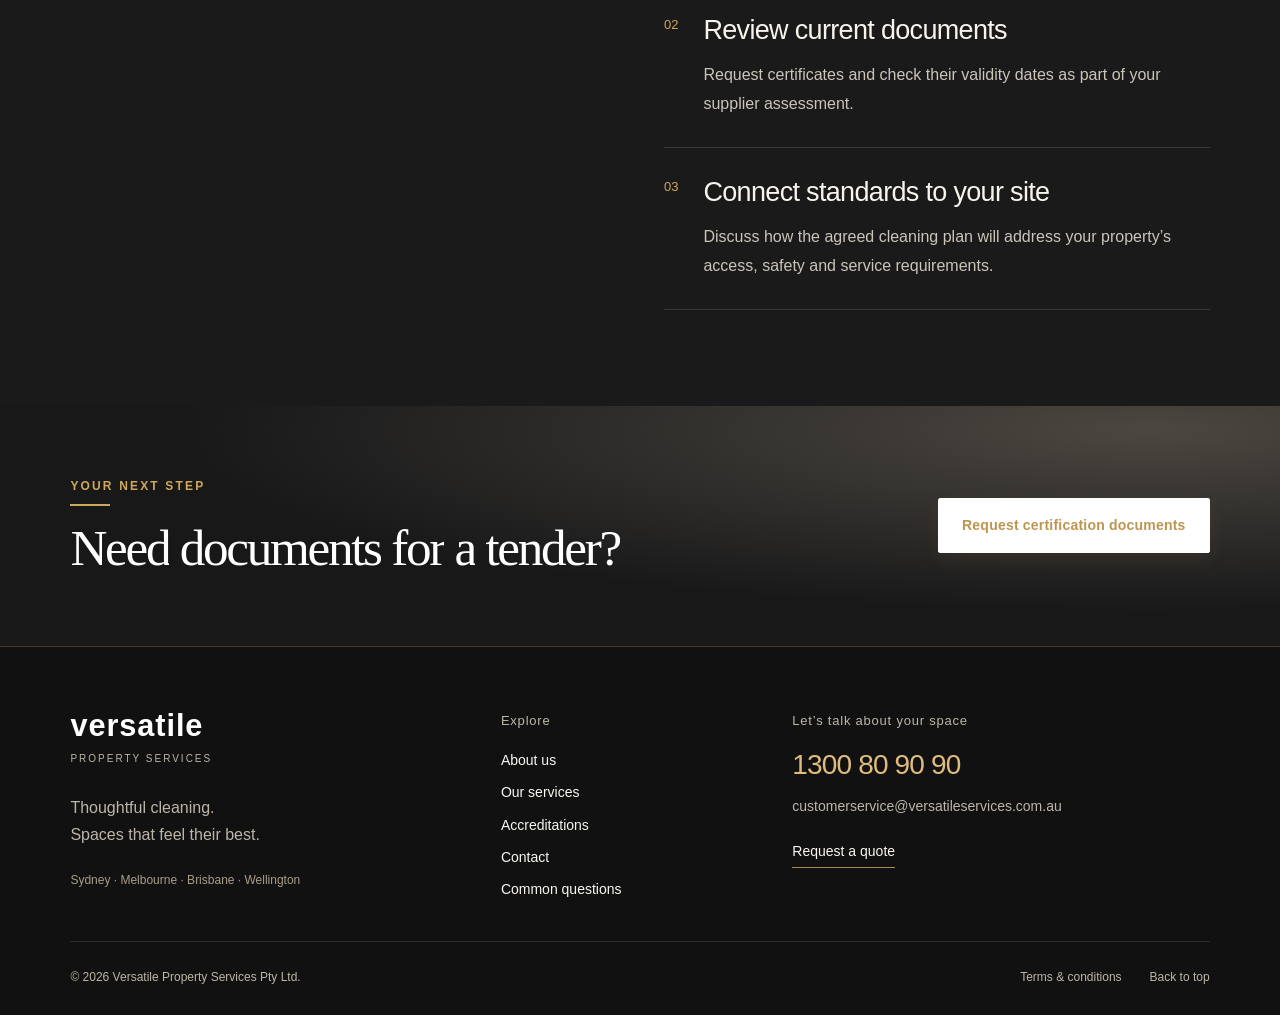
<file: accreditations.html>
<!doctype html>
<html lang="en-AU" data-bs-theme="light">
<head>
<meta charset="UTF-8"><meta name="viewport" content="width=device-width, initial-scale=1">
<title>Accreditations & standards | Versatile Cleaning</title>
<meta name="description" content="Understand Versatile’s quality, health and safety, and environmental management approach. Request current certification documents.">
<meta name="theme-color" content="#111112">
<link rel="icon" href="data:image/svg+xml,%3Csvg xmlns='http://www.w3.org/2000/svg' viewBox='0 0 32 32'%3E%3Crect width='32' height='32' rx='6' fill='%23111112'/%3E%3Cpath d='M7 8l9 17L25 8' fill='none' stroke='%23ffffff' stroke-width='4'/%3E%3C/svg%3E">
<link rel="stylesheet" href="assets/bootstrap.min.css"><link rel="stylesheet" href="style.css?v=20261002-gold">
<link rel="stylesheet" href="elegance.css?v=1">
<link rel="stylesheet" href="assets/lenis.css"><link rel="stylesheet" href="scroll-motion.css?v=1">
<link rel="stylesheet" href="polish.css?v=20261013">
<link rel="canonical" href="https://versatile-cleaning-studio.true-ring-2430.chatgpt.site/accreditations.html"><meta property="og:type" content="website"><meta property="og:site_name" content="Versatile Property Services"><meta property="og:title" content="Accreditations & standards | Versatile Cleaning"><meta property="og:description" content="Understand Versatile’s quality, health and safety, and environmental management approach. Request current certification documents."><meta property="og:url" content="https://versatile-cleaning-studio.true-ring-2430.chatgpt.site/accreditations.html">
</head>
<body>
<a class="skip-link" href="#main">Skip to content</a>
<div class="utility-bar"><div class="container-fluid site-container d-flex justify-content-between"><span>Considered care. Exceptional spaces.</span><a href="tel:1300809090">Let’s talk <span class="ms-2">1300 80 90 90</span></a></div></div>
<header class="site-header"><nav class="navbar navbar-expand-lg site-container container-fluid" aria-label="Main navigation"><a class="navbar-brand" href="index.html" aria-label="Versatile Cleaning home"><img src="assets/logo.png" width="190" height="64" alt="Versatile Property Services"></a><button class="navbar-toggler" type="button" data-bs-toggle="collapse" data-bs-target="#navigation" aria-controls="navigation" aria-expanded="false" aria-label="Open navigation"><span class="navbar-toggler-icon"></span></button><div class="collapse navbar-collapse" id="navigation"><ul class="navbar-nav ms-auto gap-lg-3 align-items-lg-center"><li class="nav-item"><a class="nav-link" data-page="index" href="index.html">Home</a></li><li class="nav-item"><a class="nav-link" data-page="about" href="about.html">About</a></li><li class="nav-item dropdown"><button class="nav-link dropdown-toggle" data-page="services" id="servicesMenu" type="button" data-bs-toggle="dropdown" aria-expanded="false">Services</button><ul class="dropdown-menu" aria-labelledby="servicesMenu"><li><a class="dropdown-item" href="services.html">All services</a></li><li><hr class="dropdown-divider"></li><li><a class="dropdown-item" href="services.html#commercial">Commercial & offices</a></li><li><a class="dropdown-item" href="services.html#education">Education & childcare</a></li><li><a class="dropdown-item" href="services.html#industrial">Industrial facilities</a></li><li><a class="dropdown-item" href="services.html#government">Government & public spaces</a></li><li><a class="dropdown-item" href="services.html#healthcare">Healthcare & aged care</a></li><li><a class="dropdown-item" href="services.html#specialist">Specialist cleaning</a></li></ul></li><li class="nav-item"><a class="nav-link" data-page="accreditations" aria-current="page" href="accreditations.html">Accreditations</a></li><li class="nav-item ms-lg-3"><a class="btn btn-dark" data-page="contact" href="contact.html">Contact</a></li></ul></div></nav></header>
<main id="main"><section class="page-hero"><div class="site-container container-fluid"><nav class="breadcrumbs" aria-label="Breadcrumb"><a href="index.html">Home</a><span aria-hidden="true">/</span><span aria-current="page">Accreditations</span></nav><div class="eyebrow">ACCREDITATIONS</div><h1>Standards with purpose.<br><em>Care you can assess.</em></h1><p>Quality, safety and environmental responsibility belong in the way a service is managed — not just the way it is described.</p></div></section><section class="section-space"><div class="site-container container-fluid"><div class="row g-5 mb-5"><div class="col-lg-5"><div class="eyebrow">MANAGEMENT SYSTEMS</div><h2>Three disciplines.<br>One considered approach.</h2></div><div class="col-lg-6 offset-lg-1"><p class="text-secondary">Our triple ISO certification brings quality, occupational health and safety, and environmental management into one coordinated approach to property care.</p><p class="text-secondary">For your tender or supplier review, ask the team for current certificates and the scope relevant to your property.</p></div></div><div class="row g-4"><div class="col-md-4"><article class="detail-card"><span class="detail-number">ISO 9001</span><h3>Quality management</h3><p>A framework for defining expectations, reviewing results and improving the service. For your property, start with a clear scope and a shared understanding of quality.</p></article></div><div class="col-md-4"><article class="detail-card"><span class="detail-number">ISO 45001</span><h3>Health & safety management</h3><p>A structured approach to identifying risks and managing how work is carried out. Discuss site induction, access and task-specific requirements with the team.</p></article></div><div class="col-md-4"><article class="detail-card"><span class="detail-number">ISO 14001</span><h3>Environmental management</h3><p>A framework for considering environmental impacts and improving working practices. Ask about the products, procurement and methods suitable for your site.</p></article></div></div></div></section><section class="section-space standards"><div class="site-container container-fluid"><div class="row g-5"><div class="col-lg-5"><div class="eyebrow">BEFORE YOU APPOINT A PROVIDER</div><h2>Ask better questions.<br>Make a confident choice.</h2></div><div class="col-lg-6 offset-lg-1"><div class="standard-row"><span>01</span><div><h3>Check the scope</h3><p>Confirm which business entity, services and locations are covered by the documentation.</p></div></div><div class="standard-row"><span>02</span><div><h3>Review current documents</h3><p>Request certificates and check their validity dates as part of your supplier assessment.</p></div></div><div class="standard-row"><span>03</span><div><h3>Connect standards to your site</h3><p>Discuss how the agreed cleaning plan will address your property’s access, safety and service requirements.</p></div></div></div></div></div></section><section class="page-cta"><div class="site-container container-fluid"><div><div class="eyebrow">YOUR NEXT STEP</div><h2>Need documents for a tender?</h2></div><a class="btn btn-lime" href="mailto:customerservice@versatileservices.com.au?subject=Current%20certification%20documents%20request">Request certification documents</a></div></section></main>
<footer class="footer-clean"><div class="site-container container-fluid">
<div class="footer-layout">
<div class="footer-intro"><a class="footer-brand" href="index.html">versatile<span>PROPERTY SERVICES</span></a><p>Thoughtful cleaning.<br>Spaces that feel their best.</p><p class="footer-regions">Sydney · Melbourne · Brisbane · Wellington</p></div>
<nav class="footer-links" aria-label="Footer navigation"><h3>Explore</h3><a href="about.html">About us</a><a href="services.html">Our services</a><a href="accreditations.html">Accreditations</a><a href="contact.html">Contact</a><a href="contact.html#questions">Common questions</a></nav>
<div class="footer-contact"><h3>Let’s talk about your space</h3><a class="footer-phone" href="tel:1300809090">1300 80 90 90</a><a class="footer-email" href="mailto:customerservice@versatileservices.com.au">customerservice@versatileservices.com.au</a><a class="footer-enquiry" href="contact.html">Request a quote</a></div>
</div>
<div class="footer-bottom"><span>© <span id="year">2026</span> Versatile Property Services Pty Ltd.</span><div><a href="https://www.versatilecleaning.com.au/terms-and-conditions/" target="_blank" rel="noopener">Terms &amp; conditions</a><a href="#" aria-label="Back to top">Back to top</a></div></div>
</div></footer>
<div class="modal fade" id="serviceModal" tabindex="-1" aria-labelledby="serviceTitle" aria-hidden="true"><div class="modal-dialog modal-dialog-centered"><div class="modal-content"><div class="modal-header"><span class="eyebrow mb-0">OUR EXPERTISE</span><button type="button" class="btn-close" data-bs-dismiss="modal" aria-label="Close"></button></div><div class="modal-body"><h2 id="serviceTitle"></h2><p id="serviceDescription" class="text-secondary"></p><ul id="serviceDetails"></ul></div><div class="modal-footer"><button type="button" class="btn btn-dark" id="serviceQuote">Enquire about this service</button></div></div></div></div>
<script src="assets/bootstrap.bundle.min.js"></script><script src="assets/lenis.min.js"></script><script src="script.js?v=20261013"></script><script src="scroll-motion.js?v=20261013"></script>
</body></html>
</file>
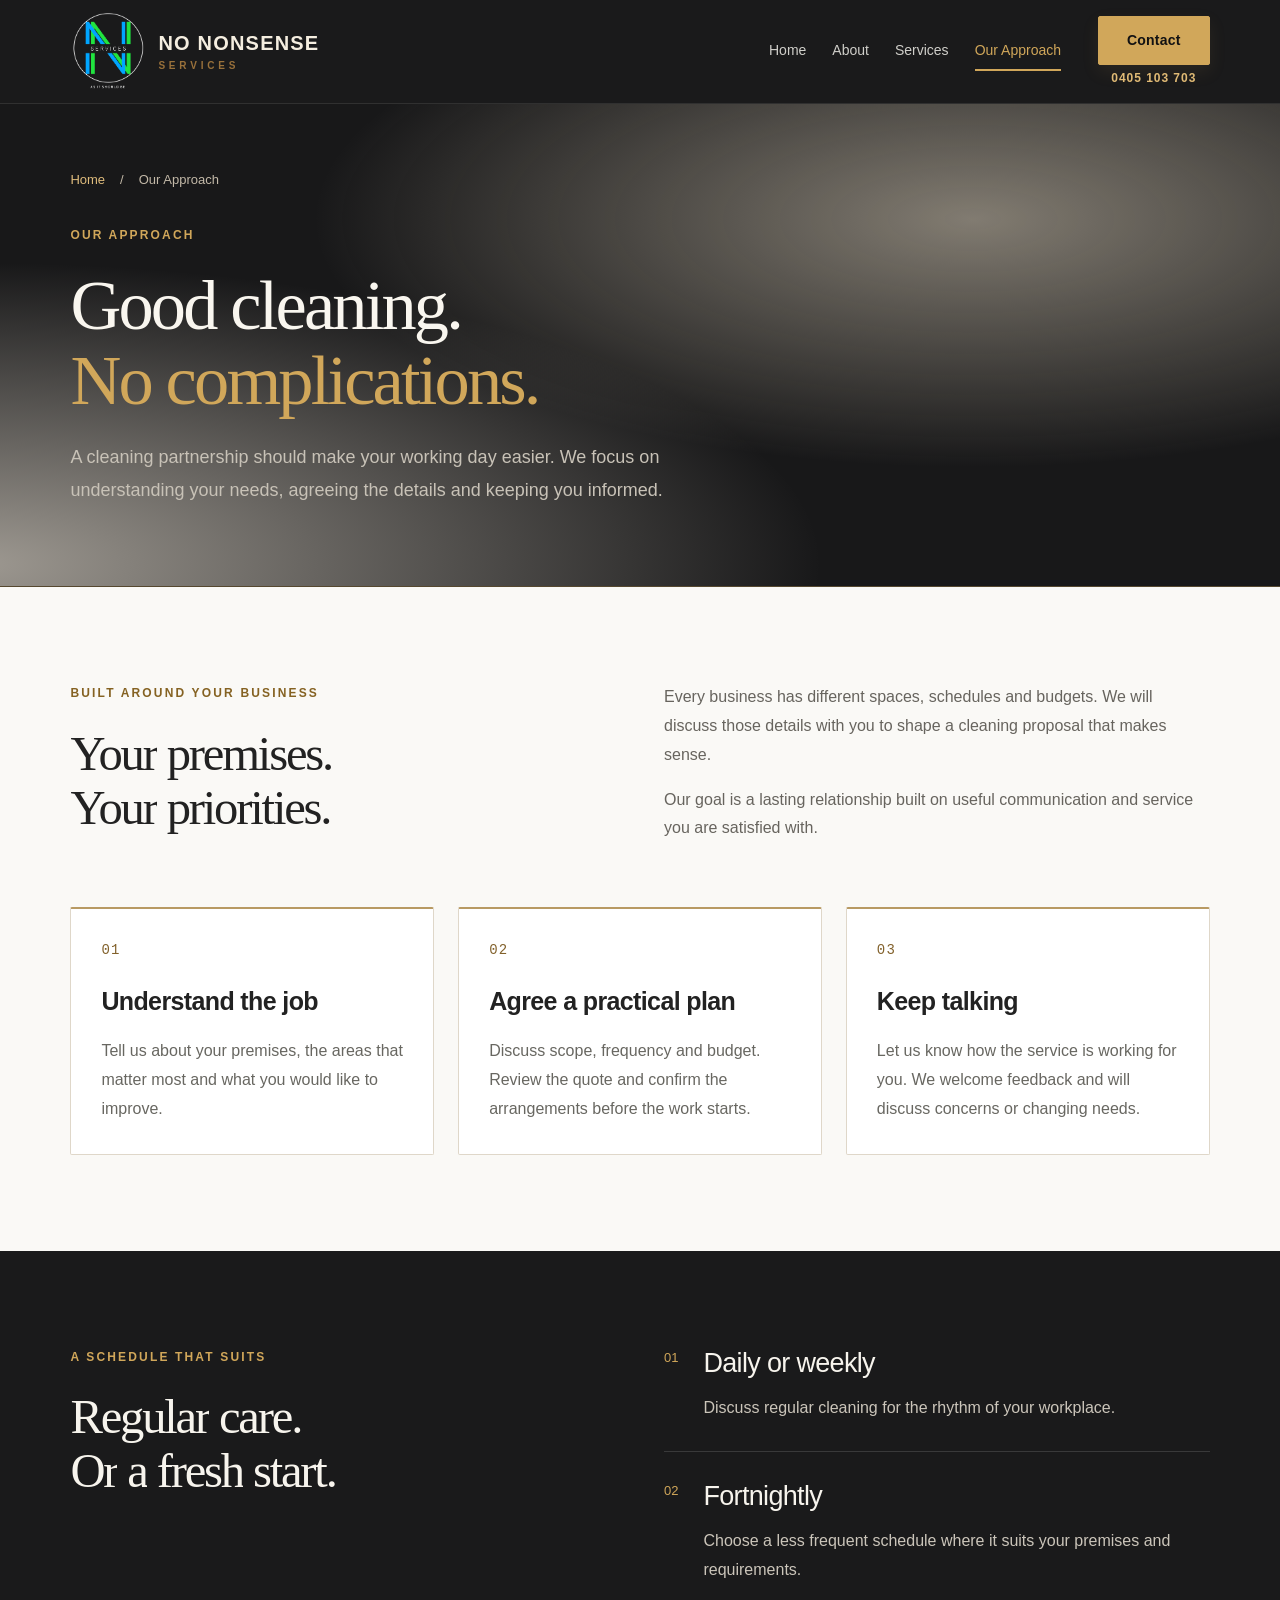
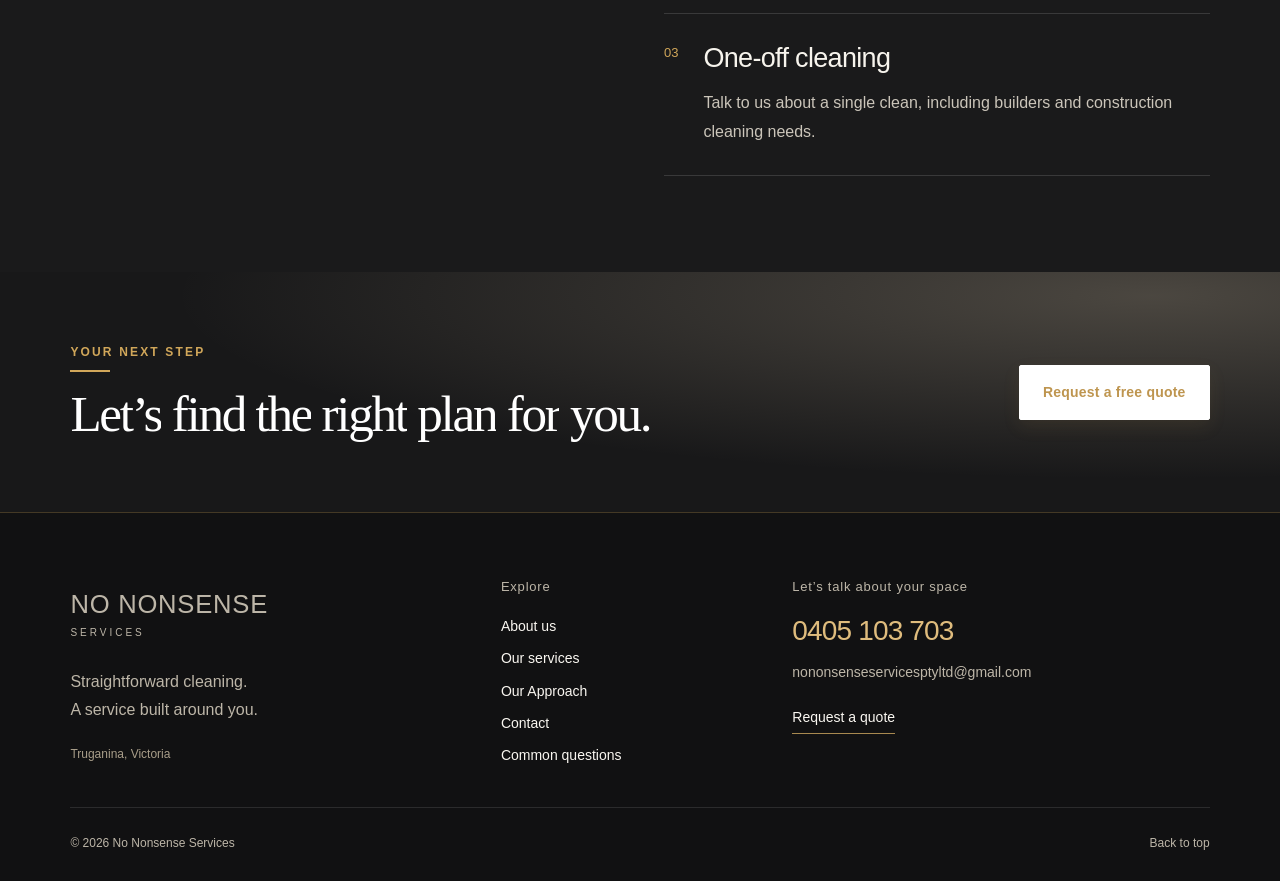
<file: approach.html>
<!DOCTYPE html>

<html data-bs-theme="light" lang="en-AU">
<head>
<meta charset="utf-8"/>
<meta content="width=device-width, initial-scale=1" name="viewport"/>
<title>Our approach | No Nonsense Services</title>
<meta content="No Nonsense Services: office, warehouse, retail, school, medical and dental clinic, and builders cleaning. Based in Truganina. Request a free quote." name="description"/>
<meta content="#111112" name="theme-color"/>
<link href="assets/nns-logo.png" rel="icon"/>
<link href="assets/bootstrap.min.css" rel="stylesheet"/>
<link href="style.css?v=20261016c" rel="stylesheet"/>
<link href="https://versatile-cleaning-studio.true-ring-2430.chatgpt.site/approach.html" rel="canonical"/>
<meta content="website" property="og:type"/>
<meta content="No Nonsense Services" property="og:site_name"/>
<meta content="Our approach | No Nonsense Services" property="og:title"/>
<meta content="No Nonsense Services: office, warehouse, retail, school, medical and dental clinic, and builders cleaning. Based in Truganina. Request a free quote." property="og:description"/>
<meta content="https://versatile-cleaning-studio.true-ring-2430.chatgpt.site/approach.html" property="og:url"/>
</head>
<body>
<a class="skip-link" href="#main">Skip to content</a>
<div class="utility-bar">
<div class="container-fluid site-container d-flex justify-content-between">
<span>Good cleaning. No nonsense.</span><a href="tel:0405103703">Let’s talk <span class="ms-2">0405 103 703</span></a>
</div>
</div>
<header class="site-header">
<nav aria-label="Main navigation" class="navbar navbar-expand-lg site-container container-fluid">
<a aria-label="No Nonsense Services home" class="navbar-brand brand-with-logo" href="index.html"><img alt="No Nonsense Services logo" class="company-logo" height="76" src="assets/nns-logo.png" width="76"/><span class="nns-wordmark">NO NONSENSE<span>SERVICES</span></span></a><button aria-controls="navigation" aria-expanded="false" aria-label="Open navigation" class="navbar-toggler" data-bs-target="#navigation" data-bs-toggle="collapse" type="button">
<span class="navbar-toggler-icon"></span>
</button>
<div class="collapse navbar-collapse" id="navigation">
<ul class="navbar-nav ms-auto gap-lg-3 align-items-lg-center">
<li class="nav-item"><a class="nav-link" data-page="index" href="index.html">Home</a></li>
<li class="nav-item"><a class="nav-link" data-page="about" href="about.html">About</a></li>
<li class="nav-item dropdown">
<button aria-expanded="false" class="nav-link dropdown-toggle" data-bs-toggle="dropdown" data-page="services" id="servicesMenu" type="button">
Services
</button>
<ul aria-labelledby="servicesMenu" class="dropdown-menu"><li><a class="dropdown-item" href="services.html">All services</a></li><li><hr class="dropdown-divider"/></li><li><a class="dropdown-item" href="services.html#commercial">Office &amp; commercial</a></li><li><a class="dropdown-item" href="services.html#education">School cleaning</a></li><li><a class="dropdown-item" href="services.html#industrial">Warehouse cleaning</a></li><li><a class="dropdown-item" href="services.html#retail">Retail cleaning</a></li><li><a class="dropdown-item" href="services.html#healthcare">Medical &amp; dental clinics</a></li><li><a class="dropdown-item" href="services.html#builders">Builders &amp; construction cleaning</a></li></ul>
</li>
<li class="nav-item">
<a aria-current="page" class="nav-link" data-page="approach" href="approach.html">Our Approach</a>
</li>
<li class="nav-item ms-lg-3 nav-contact-stack"><a class="btn btn-dark" data-page="contact" href="contact.html">Contact</a><a aria-label="Call No Nonsense Services on 0405 103 703" class="nav-contact-phone" href="tel:0405103703">0405 103 703</a></li>
</ul>
</div>
</nav>
</header>
<main id="main">
<section class="page-hero">
<div class="site-container container-fluid">
<nav aria-label="Breadcrumb" class="breadcrumbs">
<a href="index.html">Home</a><span aria-hidden="true">/</span><span aria-current="page">Our Approach</span>
</nav>
<div class="eyebrow">OUR APPROACH</div>
<h1>Good cleaning.<br/><em>No complications.</em></h1>
<p>A cleaning partnership should make your working day easier. We focus on understanding your needs, agreeing the details and keeping you informed.</p>
</div>
</section>
<section class="section-space">
<div class="site-container container-fluid">
<div class="row g-5 mb-5">
<div class="col-lg-5">
<div class="eyebrow">BUILT AROUND YOUR BUSINESS</div>
<h2>Your premises.<br/>Your priorities.</h2>
</div>
<div class="col-lg-6 offset-lg-1">
<p class="text-secondary">Every business has different spaces, schedules and budgets. We will discuss those details with you to shape a cleaning proposal that makes sense.</p>
<p class="text-secondary">Our goal is a lasting relationship built on useful communication and service you are satisfied with.</p>
</div>
</div>
<div class="row g-4">
<div class="col-md-4">
<article class="detail-card">
<span class="detail-number">01</span>
<h3>Understand the job</h3>
<p>Tell us about your premises, the areas that matter most and what you would like to improve.</p>
</article>
</div>
<div class="col-md-4">
<article class="detail-card">
<span class="detail-number">02</span>
<h3>Agree a practical plan</h3>
<p>Discuss scope, frequency and budget. Review the quote and confirm the arrangements before the work starts.</p>
</article>
</div>
<div class="col-md-4">
<article class="detail-card">
<span class="detail-number">03</span>
<h3>Keep talking</h3>
<p>Let us know how the service is working for you. We welcome feedback and will discuss concerns or changing needs.</p>
</article>
</div>
</div>
</div>
</section>
<section class="section-space standards">
<div class="site-container container-fluid">
<div class="row g-5">
<div class="col-lg-5">
<div class="eyebrow">A SCHEDULE THAT SUITS</div>
<h2>Regular care.<br/>Or a fresh start.</h2>
</div>
<div class="col-lg-6 offset-lg-1">
<div class="standard-row">
<span>01</span>
<div>
<h3>Daily or weekly</h3>
<p>Discuss regular cleaning for the rhythm of your workplace.</p>
</div>
</div>
<div class="standard-row">
<span>02</span>
<div>
<h3>Fortnightly</h3>
<p>Choose a less frequent schedule where it suits your premises and requirements.</p>
</div>
</div>
<div class="standard-row">
<span>03</span>
<div>
<h3>One-off cleaning</h3>
<p>Talk to us about a single clean, including builders and construction cleaning needs.</p>
</div>
</div>
</div>
</div>
</div>
</section>
<section class="page-cta">
<div class="site-container container-fluid">
<div>
<div class="eyebrow">YOUR NEXT STEP</div>
<h2>Let’s find the right plan for you.</h2>
</div>
<a class="btn btn-lime" href="contact.html">Request a free quote</a>
</div>
</section>
</main>
<footer class="footer-clean">
<div class="site-container container-fluid">
<div class="footer-layout">
<div class="footer-intro">
<a class="footer-brand brand-with-logo" href="index.html"><span class="footer-wordmark">NO NONSENSE<span>SERVICES</span></span></a>
<p>Straightforward cleaning.<br/>A service built around you.</p>
<p class="footer-regions">Truganina, Victoria</p>
</div>
<nav aria-label="Footer navigation" class="footer-links">
<h3>Explore</h3>
<a href="about.html">About us</a><a href="services.html">Our services</a><a href="approach.html">Our Approach</a><a href="contact.html">Contact</a><a href="contact.html#questions">Common questions</a>
</nav>
<div class="footer-contact">
<h3>Let’s talk about your space</h3>
<a class="footer-phone" href="tel:0405103703">0405 103 703</a><a class="footer-email" href="mailto:nononsenseservicesptyltd@gmail.com">nononsenseservicesptyltd@gmail.com</a><a class="footer-enquiry" href="contact.html">Request a quote</a>
</div>
</div>
<div class="footer-bottom">
<span>© <span id="year">2026</span> No Nonsense Services</span>
<div>
<a aria-label="Back to top" href="#">Back to top</a>
</div>
</div>
</div>
</footer>
<script src="assets/bootstrap.bundle.min.js"></script>
<script src="assets/lenis.min.js"></script>
<script src="form-config.js?v=20261016b"></script><script src="script.js?v=20261016b"></script>
</body>
</html>
</file>
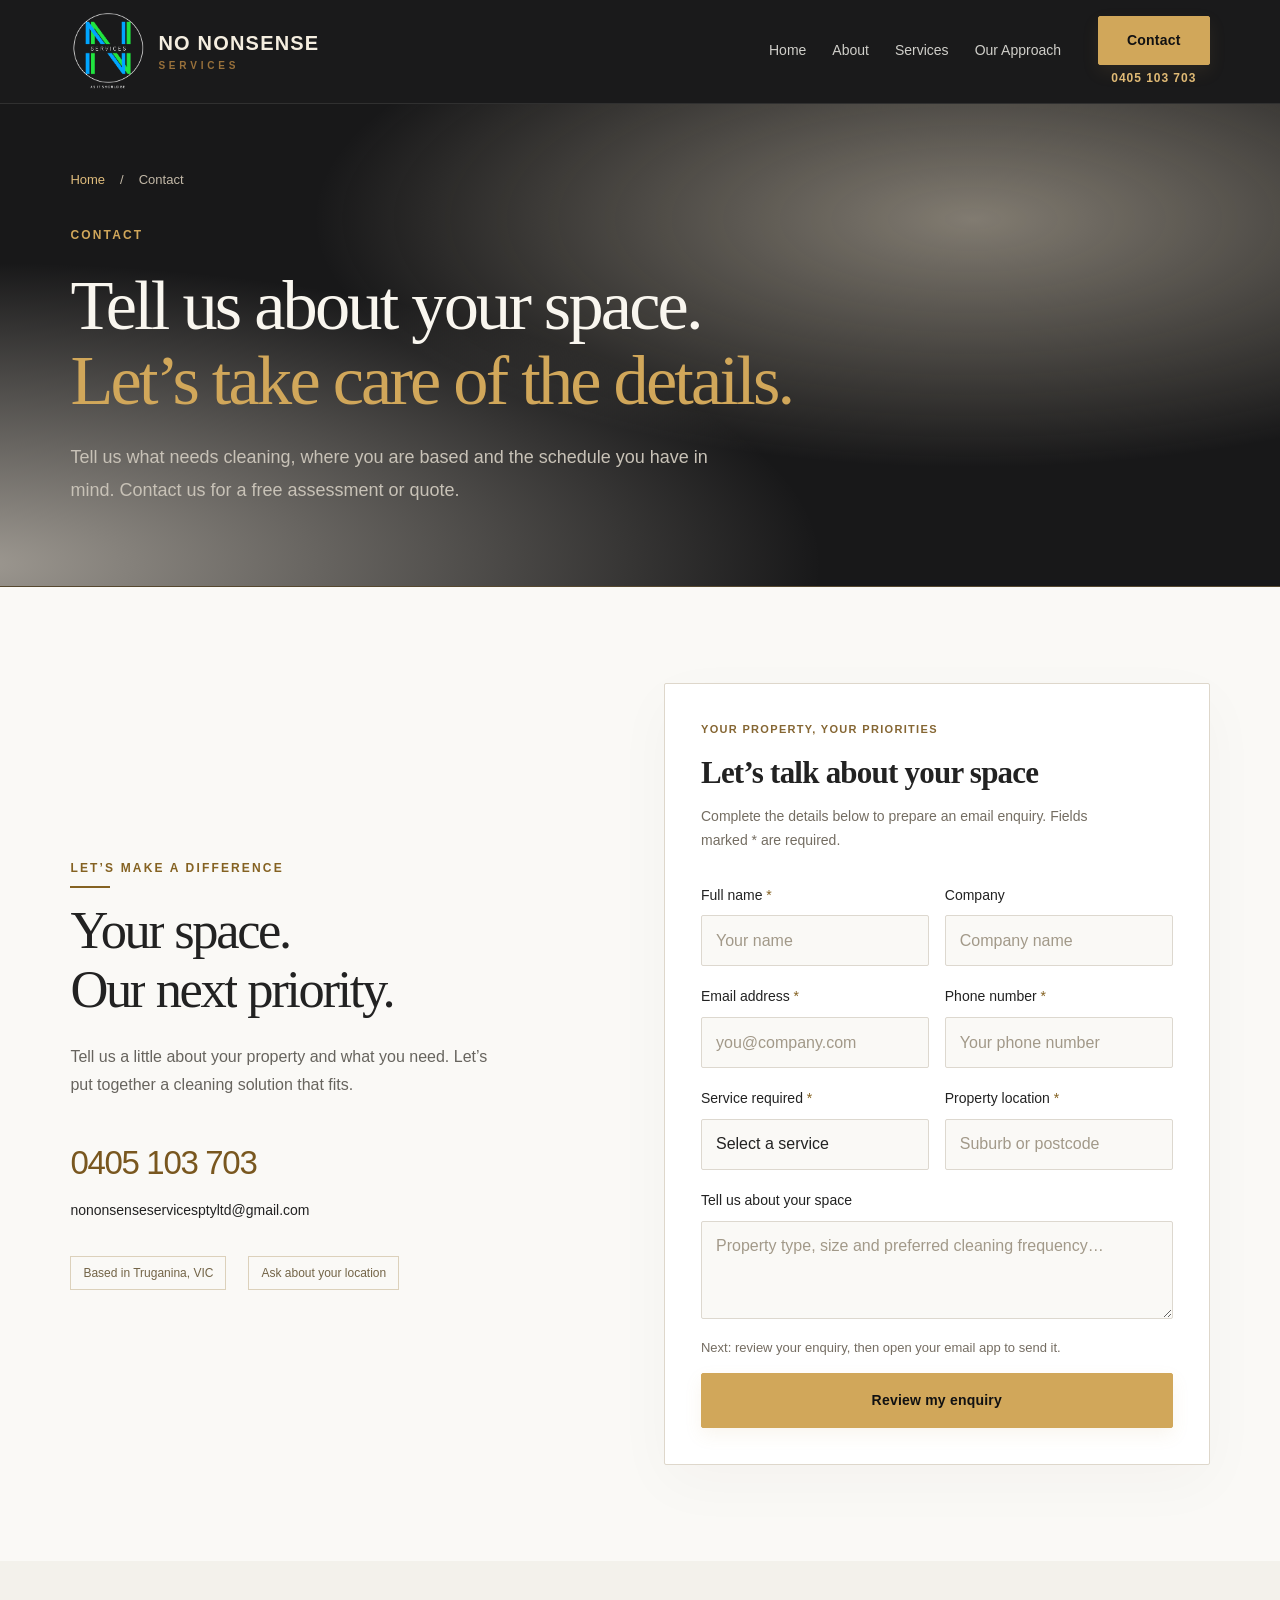
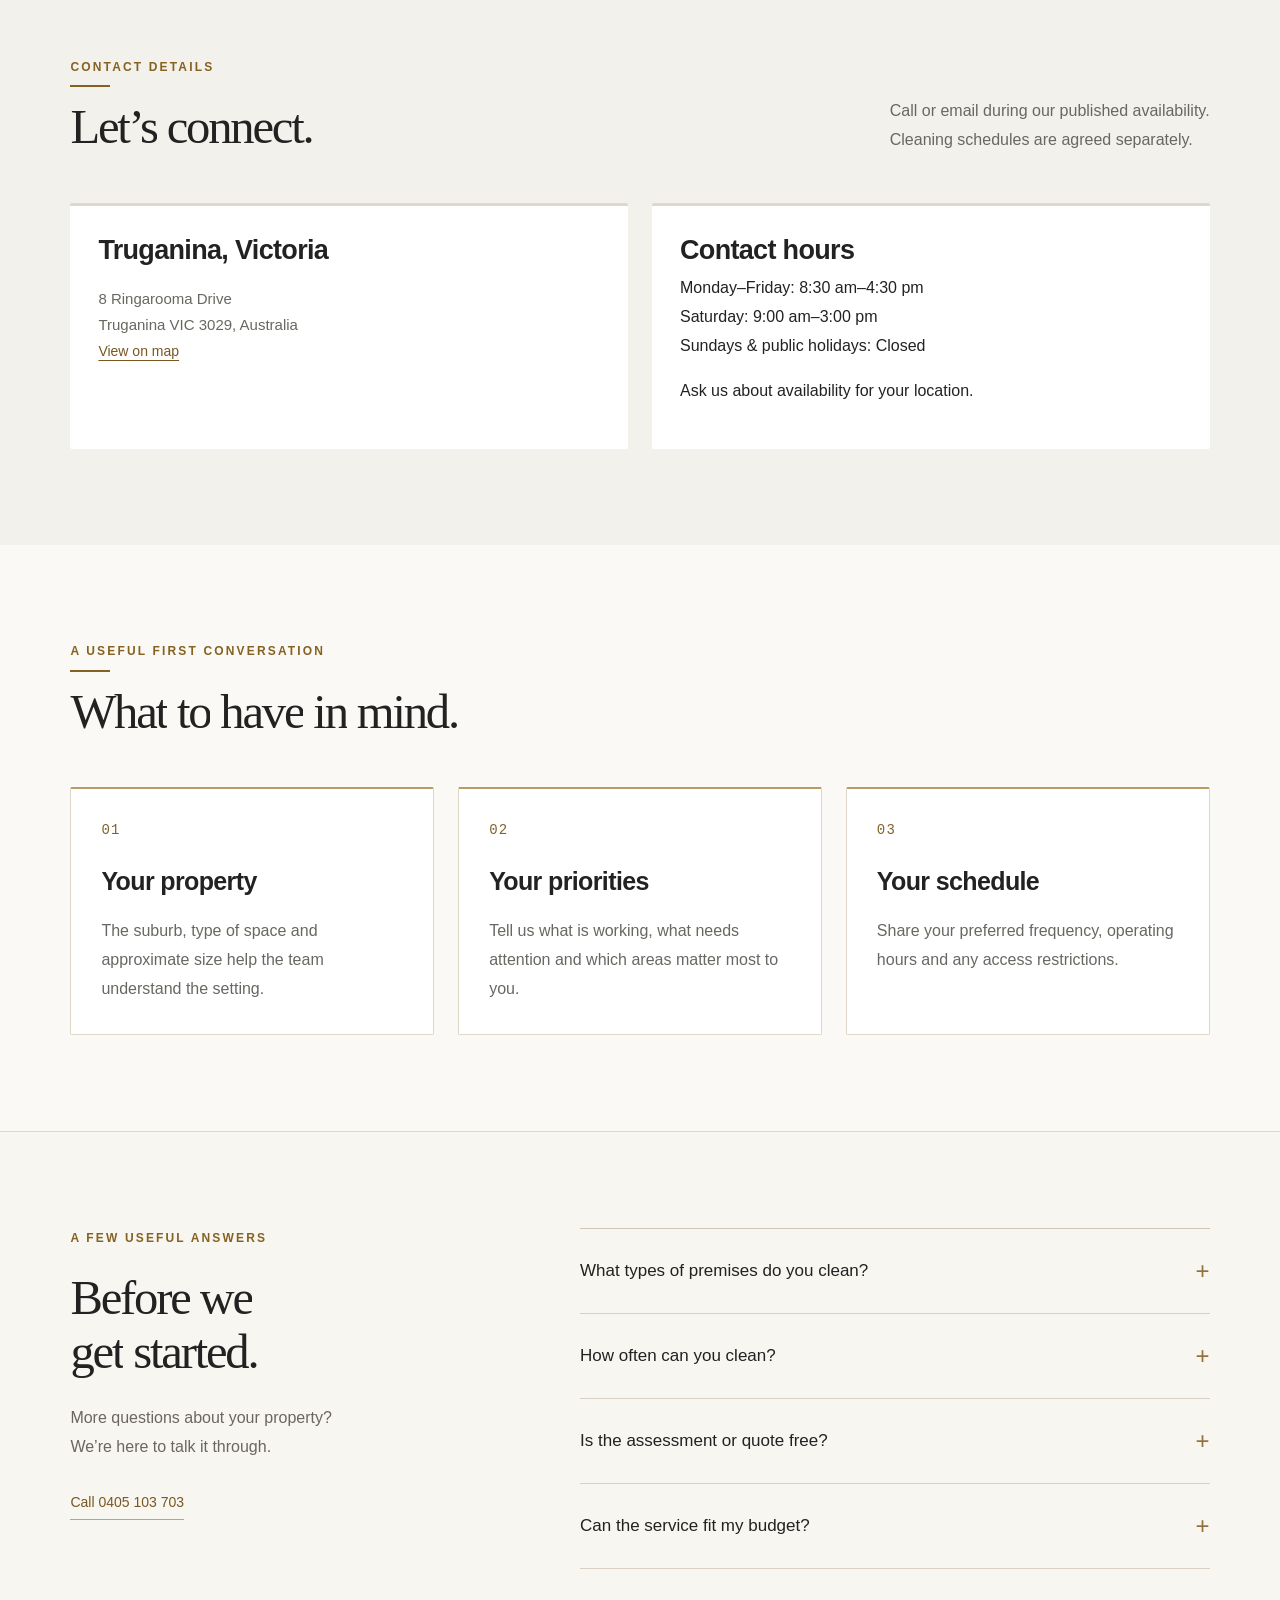
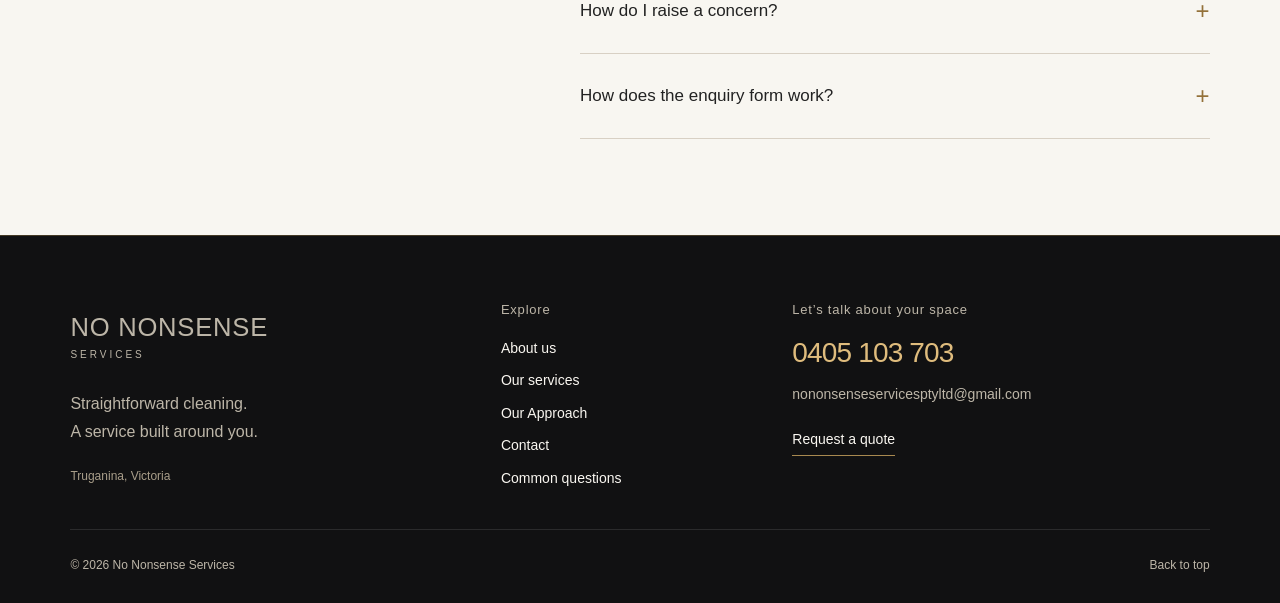
<file: contact.html>
<!DOCTYPE html>

<html data-bs-theme="light" lang="en-AU">
<head>
<meta charset="utf-8"/>
<meta content="width=device-width, initial-scale=1" name="viewport"/>
<title>Contact &amp; free quotes | No Nonsense Services</title>
<meta content="No Nonsense Services: office, warehouse, retail, school, medical and dental clinic, and builders cleaning. Based in Truganina. Request a free quote." name="description"/>
<meta content="#111112" name="theme-color"/>
<link href="assets/nns-logo.png" rel="icon"/>
<link href="assets/bootstrap.min.css" rel="stylesheet"/>
<link href="style.css?v=20261016c" rel="stylesheet"/>
<link href="https://versatile-cleaning-studio.true-ring-2430.chatgpt.site/contact.html" rel="canonical"/>
<meta content="website" property="og:type"/>
<meta content="No Nonsense Services" property="og:site_name"/>
<meta content="Contact &amp; free quotes | No Nonsense Services" property="og:title"/>
<meta content="No Nonsense Services: office, warehouse, retail, school, medical and dental clinic, and builders cleaning. Based in Truganina. Request a free quote." property="og:description"/>
<meta content="https://versatile-cleaning-studio.true-ring-2430.chatgpt.site/contact.html" property="og:url"/>
</head>
<body>
<a class="skip-link" href="#main">Skip to content</a>
<div class="utility-bar">
<div class="container-fluid site-container d-flex justify-content-between">
<span>Good cleaning. No nonsense.</span><a href="tel:0405103703">Let’s talk <span class="ms-2">0405 103 703</span></a>
</div>
</div>
<header class="site-header">
<nav aria-label="Main navigation" class="navbar navbar-expand-lg site-container container-fluid">
<a aria-label="No Nonsense Services home" class="navbar-brand brand-with-logo" href="index.html"><img alt="No Nonsense Services logo" class="company-logo" height="76" src="assets/nns-logo.png" width="76"/><span class="nns-wordmark">NO NONSENSE<span>SERVICES</span></span></a><button aria-controls="navigation" aria-expanded="false" aria-label="Open navigation" class="navbar-toggler" data-bs-target="#navigation" data-bs-toggle="collapse" type="button">
<span class="navbar-toggler-icon"></span>
</button>
<div class="collapse navbar-collapse" id="navigation">
<ul class="navbar-nav ms-auto gap-lg-3 align-items-lg-center">
<li class="nav-item"><a class="nav-link" data-page="index" href="index.html">Home</a></li>
<li class="nav-item"><a class="nav-link" data-page="about" href="about.html">About</a></li>
<li class="nav-item dropdown">
<button aria-expanded="false" class="nav-link dropdown-toggle" data-bs-toggle="dropdown" data-page="services" id="servicesMenu" type="button">
Services
</button>
<ul aria-labelledby="servicesMenu" class="dropdown-menu"><li><a class="dropdown-item" href="services.html">All services</a></li><li><hr class="dropdown-divider"/></li><li><a class="dropdown-item" href="services.html#commercial">Office &amp; commercial</a></li><li><a class="dropdown-item" href="services.html#education">School cleaning</a></li><li><a class="dropdown-item" href="services.html#industrial">Warehouse cleaning</a></li><li><a class="dropdown-item" href="services.html#retail">Retail cleaning</a></li><li><a class="dropdown-item" href="services.html#healthcare">Medical &amp; dental clinics</a></li><li><a class="dropdown-item" href="services.html#builders">Builders &amp; construction cleaning</a></li></ul>
</li>
<li class="nav-item"><a class="nav-link" data-page="approach" href="approach.html">Our Approach</a></li>
<li class="nav-item ms-lg-3 nav-contact-stack">
<a aria-current="page" class="btn btn-dark" data-page="contact" href="contact.html">Contact</a><a aria-label="Call No Nonsense Services on 0405 103 703" class="nav-contact-phone" href="tel:0405103703">0405 103 703</a>
</li>
</ul>
</div>
</nav>
</header>
<main id="main">
<section class="page-hero">
<div class="site-container container-fluid">
<nav aria-label="Breadcrumb" class="breadcrumbs">
<a href="index.html">Home</a><span aria-hidden="true">/</span><span aria-current="page">Contact</span>
</nav>
<div class="eyebrow">CONTACT</div>
<h1>Tell us about your space.<br/><em>Let’s take care of the details.</em></h1>
<p>Tell us what needs cleaning, where you are based and the schedule you have in mind. Contact us for a free assessment or quote.</p>
</div>
</section>
<section class="section-space contact-section refined-contact" id="contact">
<div class="site-container container-fluid">
<div class="row g-5">
<div class="col-lg-5">
<div class="eyebrow">LET’S MAKE A DIFFERENCE</div>
<h2>Your space.<br/>Our next priority.</h2>
<p class="text-secondary mt-4">
Tell us a little about your property and what you need. Let’s put together a cleaning solution that fits.
</p>
<a class="contact-number" href="tel:0405103703">0405 103 703</a><a class="contact-email" href="mailto:nononsenseservicesptyltd@gmail.com">nononsenseservicesptyltd@gmail.com</a>
<div class="location-tags"><span>Based in Truganina, VIC</span><span>Ask about your location</span></div>
</div>
<div class="col-lg-6 offset-lg-1">
<form aria-describedby="quote-help" id="quoteForm" method="post">
<div class="form-kicker">YOUR PROPERTY, YOUR PRIORITIES</div>
<h3>Let’s talk about your space</h3>
<p class="form-intro" id="quote-help">
Complete the details below to prepare an email enquiry. Fields marked * are required.
</p>
<div class="row g-3">
<div class="col-sm-6">
<label class="form-label" for="name">Full name <span>*</span></label><input autocomplete="name" class="form-control" id="name" maxlength="120" name="name" placeholder="Your name" required=""/>
</div>
<div class="col-sm-6">
<label class="form-label" for="company">Company</label><input autocomplete="organization" class="form-control" id="company" maxlength="160" name="company" placeholder="Company name"/>
</div>
<div class="col-sm-6">
<label class="form-label" for="email">Email address <span>*</span></label><input autocomplete="email" class="form-control" id="email" name="email" placeholder="you@company.com" required="" type="email"/>
</div>
<div class="col-sm-6">
<label class="form-label" for="phone">Phone number <span>*</span></label><input autocomplete="tel" class="form-control" id="phone" name="phone" placeholder="Your phone number" required="" type="tel"/>
</div>
<div class="col-sm-6">
<label class="form-label" for="service">Service required <span>*</span></label><select class="form-select" id="service" name="service" required=""><option value="">Select a service</option><option>Office &amp; commercial</option><option>School cleaning</option><option>Warehouse cleaning</option><option>Retail cleaning</option><option>Medical &amp; dental clinics</option><option>Builders &amp; construction cleaning</option><option>Other / not sure yet</option></select>
</div>
<div class="col-sm-6">
<label class="form-label" for="location">Property location <span>*</span></label><input class="form-control" id="location" maxlength="160" name="location" placeholder="Suburb or postcode" required=""/>
</div>
<div class="col-12">
<label class="form-label" for="message">Tell us about your space</label><textarea class="form-control" id="message" maxlength="1500" name="message" placeholder="Property type, size and preferred cleaning frequency…" rows="3"></textarea>
</div>
</div>
<p class="form-note" id="formNextStep">Next: review your enquiry, then open your email app to send it.</p>
<button class="btn btn-dark w-100" disabled="" type="submit">Review my enquiry</button>
<div class="enquiry-preview" hidden="" id="enquiryPreview">
<h4>Your enquiry is ready</h4>
<p>Check your details, then choose how to send them.</p>
<textarea aria-label="Prepared enquiry" id="enquiryText" readonly="" rows="9"></textarea>
<div class="enquiry-actions">
<a class="btn btn-dark" href="mailto:nononsenseservicesptyltd@gmail.com" id="openEnquiry">Open email app</a><button class="btn btn-outline-dark" id="copyEnquiry" type="button">Copy enquiry</button>
</div>
<p class="form-note">
Send to <a href="mailto:nononsenseservicesptyltd@gmail.com">nononsenseservicesptyltd@gmail.com</a>. Your
enquiry is only sent when you send the email.
</p>
</div>
<p aria-live="polite" class="form-status" hidden="" id="formStatus" role="status"></p>
<noscript><p class="form-note">
To enquire, call <a href="tel:0405103703">0405 103 703</a> or email
<a href="mailto:nononsenseservicesptyltd@gmail.com">our team</a>.
</p></noscript>
<input aria-hidden="true" autocomplete="off" class="form-honeypot" name="_gotcha" tabindex="-1" type="text"/></form>
</div>
</div>
</div>
</section>
<section class="section-space services"><div class="site-container container-fluid"><div class="section-heading"><div><div class="eyebrow">CONTACT DETAILS</div><h2>Let’s connect.</h2></div><p>Call or email during our published availability.<br/>Cleaning schedules are agreed separately.</p></div><div class="row g-4"><div class="col-md-6"><article class="location-card"><h3>Truganina, Victoria</h3><address>8 Ringarooma Drive<br/>Truganina VIC 3029, Australia</address><a href="https://www.google.com/maps/search/?api=1&amp;query=8+Ringarooma+Drive+Truganina+VIC+3029" rel="noopener noreferrer" target="_blank">View on map</a></article></div><div class="col-md-6"><article class="location-card"><h3>Contact hours</h3><p>Monday–Friday: 8:30 am–4:30 pm<br/>Saturday: 9:00 am–3:00 pm<br/>Sundays &amp; public holidays: Closed</p><p>Ask us about availability for your location.</p></article></div></div></div></section>
<section class="section-space">
<div class="site-container container-fluid">
<div class="section-heading">
<div>
<div class="eyebrow">A USEFUL FIRST CONVERSATION</div>
<h2>What to have in mind.</h2>
</div>
</div>
<div class="row g-4">
<div class="col-md-4">
<article class="detail-card">
<span class="detail-number">01</span>
<h3>Your property</h3>
<p>The suburb, type of space and approximate size help the team understand the setting.</p>
</article>
</div>
<div class="col-md-4">
<article class="detail-card">
<span class="detail-number">02</span>
<h3>Your priorities</h3>
<p>Tell us what is working, what needs attention and which areas matter most to you.</p>
</article>
</div>
<div class="col-md-4">
<article class="detail-card">
<span class="detail-number">03</span>
<h3>Your schedule</h3>
<p>Share your preferred frequency, operating hours and any access restrictions.</p>
</article>
</div>
</div>
</div>
</section>
<section aria-labelledby="faq-title" class="section-space faq-section" id="questions">
<div class="site-container container-fluid">
<div class="faq-layout">
<div class="faq-intro">
<div class="eyebrow">A FEW USEFUL ANSWERS</div>
<h2 id="faq-title">Before we<br/>get started.</h2>
<p>More questions about your property?<br/>We’re here to talk it through.</p>
<a class="text-link" href="tel:0405103703">Call 0405 103 703</a>
</div>
<div class="faq-list"><details><summary>What types of premises do you clean?</summary><div class="faq-answer"><p>We offer cleaning for offices, warehouses, stores, schools, medical and dental clinics, and construction sites. Tell us about your premises and the work you need.</p></div></details><details><summary>How often can you clean?</summary><div class="faq-answer"><p>Daily, weekly, fortnightly and one-off cleaning options are available. We will discuss a frequency that fits your premises and priorities.</p></div></details><details><summary>Is the assessment or quote free?</summary><div class="faq-answer"><p>Yes. Contact us for a free assessment or quote. Share your location, type of premises and cleaning needs to help us understand the job.</p></div></details><details><summary>Can the service fit my budget?</summary><div class="faq-answer"><p>Tell us your priorities and budget. We will discuss a suitable scope and frequency so you can make an informed decision.</p></div></details><details><summary>How do I raise a concern?</summary><div class="faq-answer"><p>Call or email us with the details. Open communication is part of our approach, and we aim to respond as soon as reasonably possible.</p></div></details><details class="enquiry-faq"><summary>How does the enquiry form work?</summary><div class="faq-answer"><p>The form prepares an email draft. Review it, then send it through your email app, or copy it into an email to nononsenseservicesptyltd@gmail.com. The form does not send your message automatically.</p></div></details></div>
</div>
</div>
</section>
</main>
<footer class="footer-clean">
<div class="site-container container-fluid">
<div class="footer-layout">
<div class="footer-intro">
<a class="footer-brand brand-with-logo" href="index.html"><span class="footer-wordmark">NO NONSENSE<span>SERVICES</span></span></a>
<p>Straightforward cleaning.<br/>A service built around you.</p>
<p class="footer-regions">Truganina, Victoria</p>
</div>
<nav aria-label="Footer navigation" class="footer-links">
<h3>Explore</h3>
<a href="about.html">About us</a><a href="services.html">Our services</a><a href="approach.html">Our Approach</a><a href="contact.html">Contact</a><a href="contact.html#questions">Common questions</a>
</nav>
<div class="footer-contact">
<h3>Let’s talk about your space</h3>
<a class="footer-phone" href="tel:0405103703">0405 103 703</a><a class="footer-email" href="mailto:nononsenseservicesptyltd@gmail.com">nononsenseservicesptyltd@gmail.com</a><a class="footer-enquiry" href="contact.html">Request a quote</a>
</div>
</div>
<div class="footer-bottom">
<span>© <span id="year">2026</span> No Nonsense Services</span>
<div>
<a aria-label="Back to top" href="#">Back to top</a>
</div>
</div>
</div>
</footer>
<script src="assets/bootstrap.bundle.min.js"></script>
<script src="assets/lenis.min.js"></script>
<script src="form-config.js?v=20261016b"></script><script src="script.js?v=20261016b"></script>
</body>
</html>
</file>
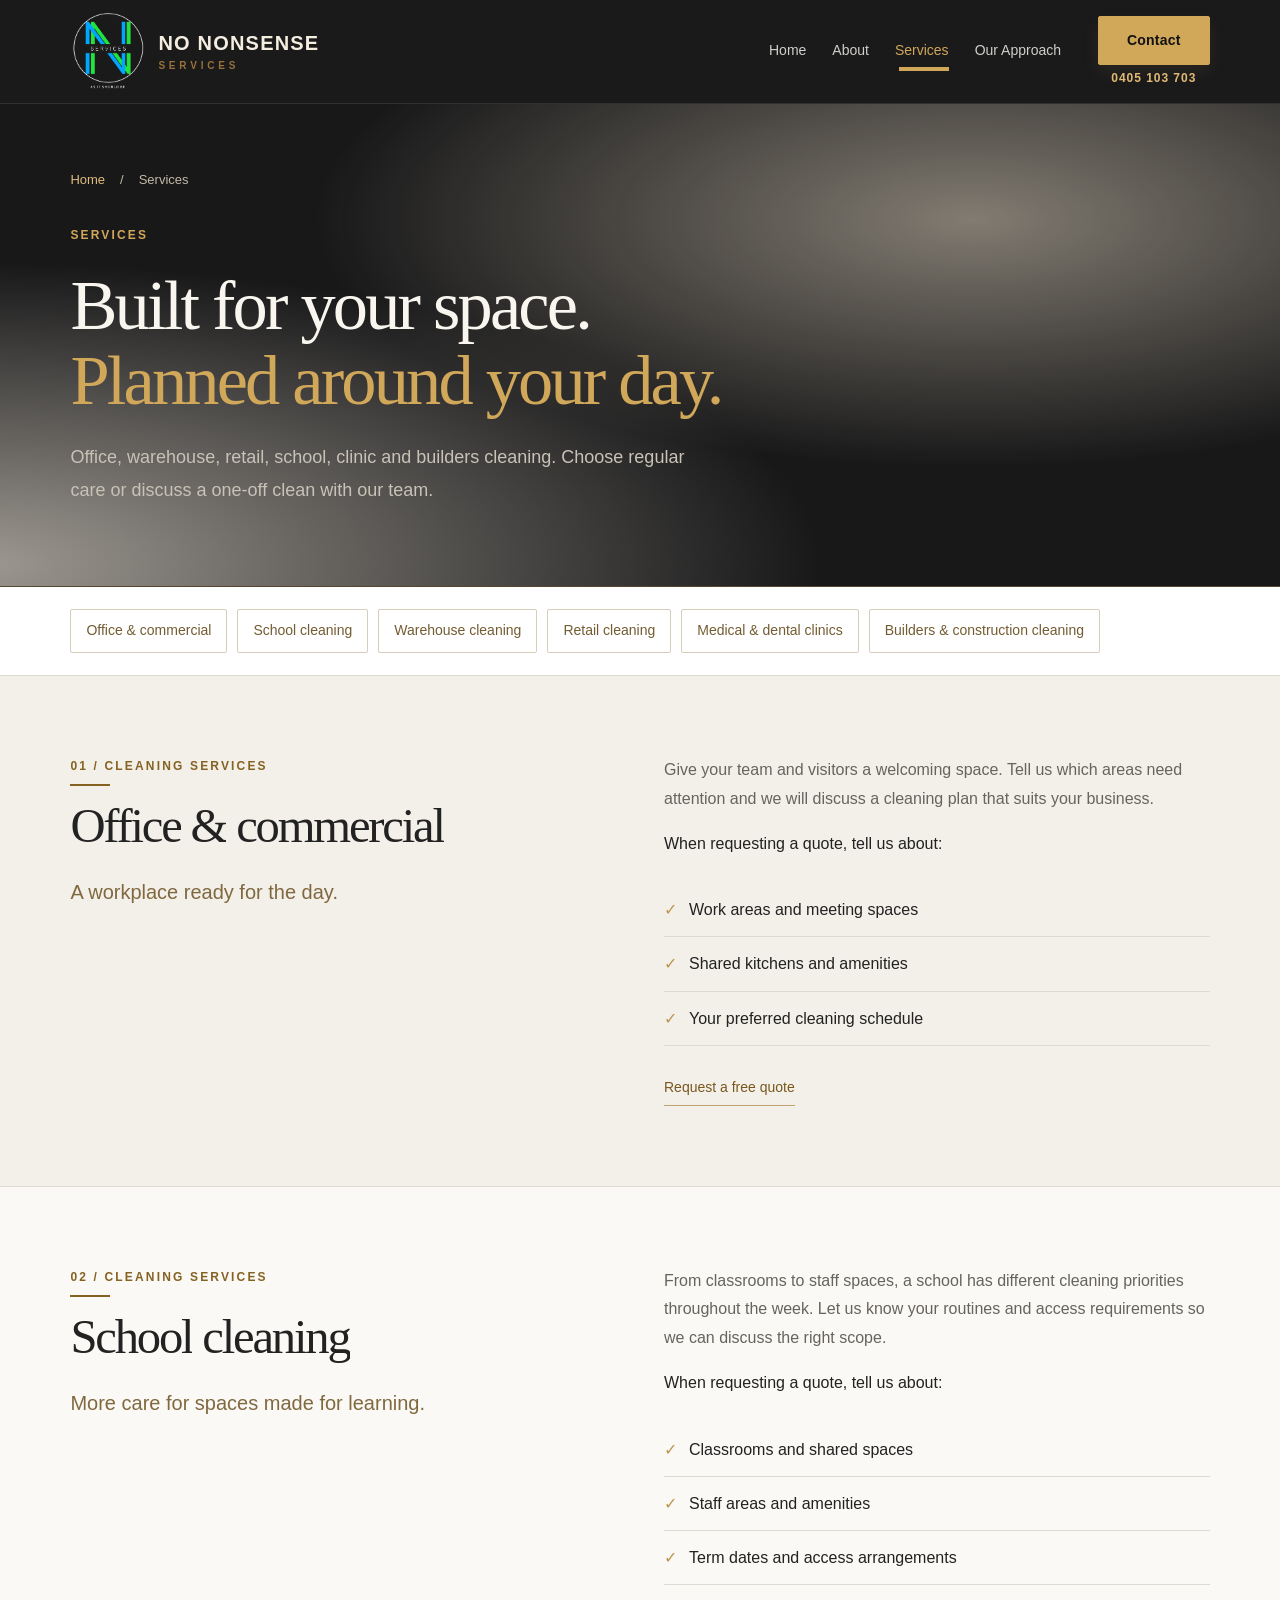
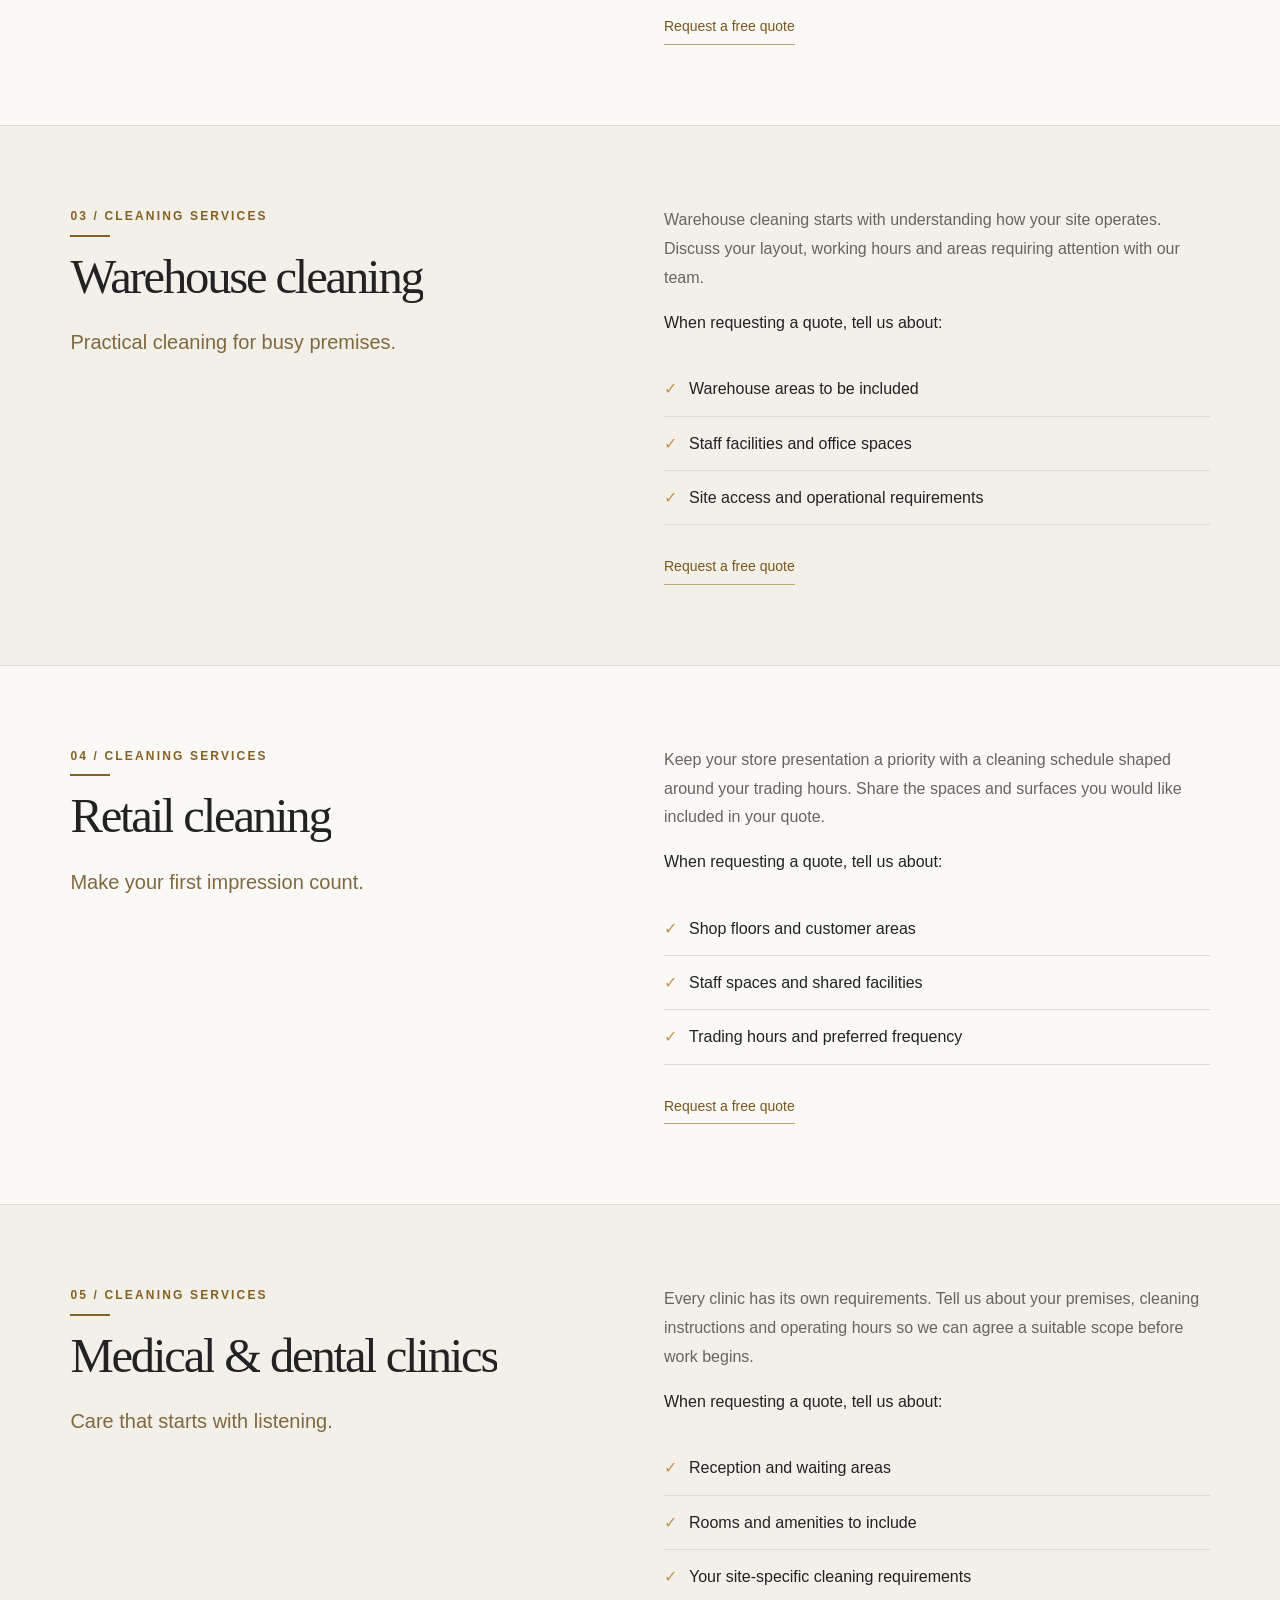
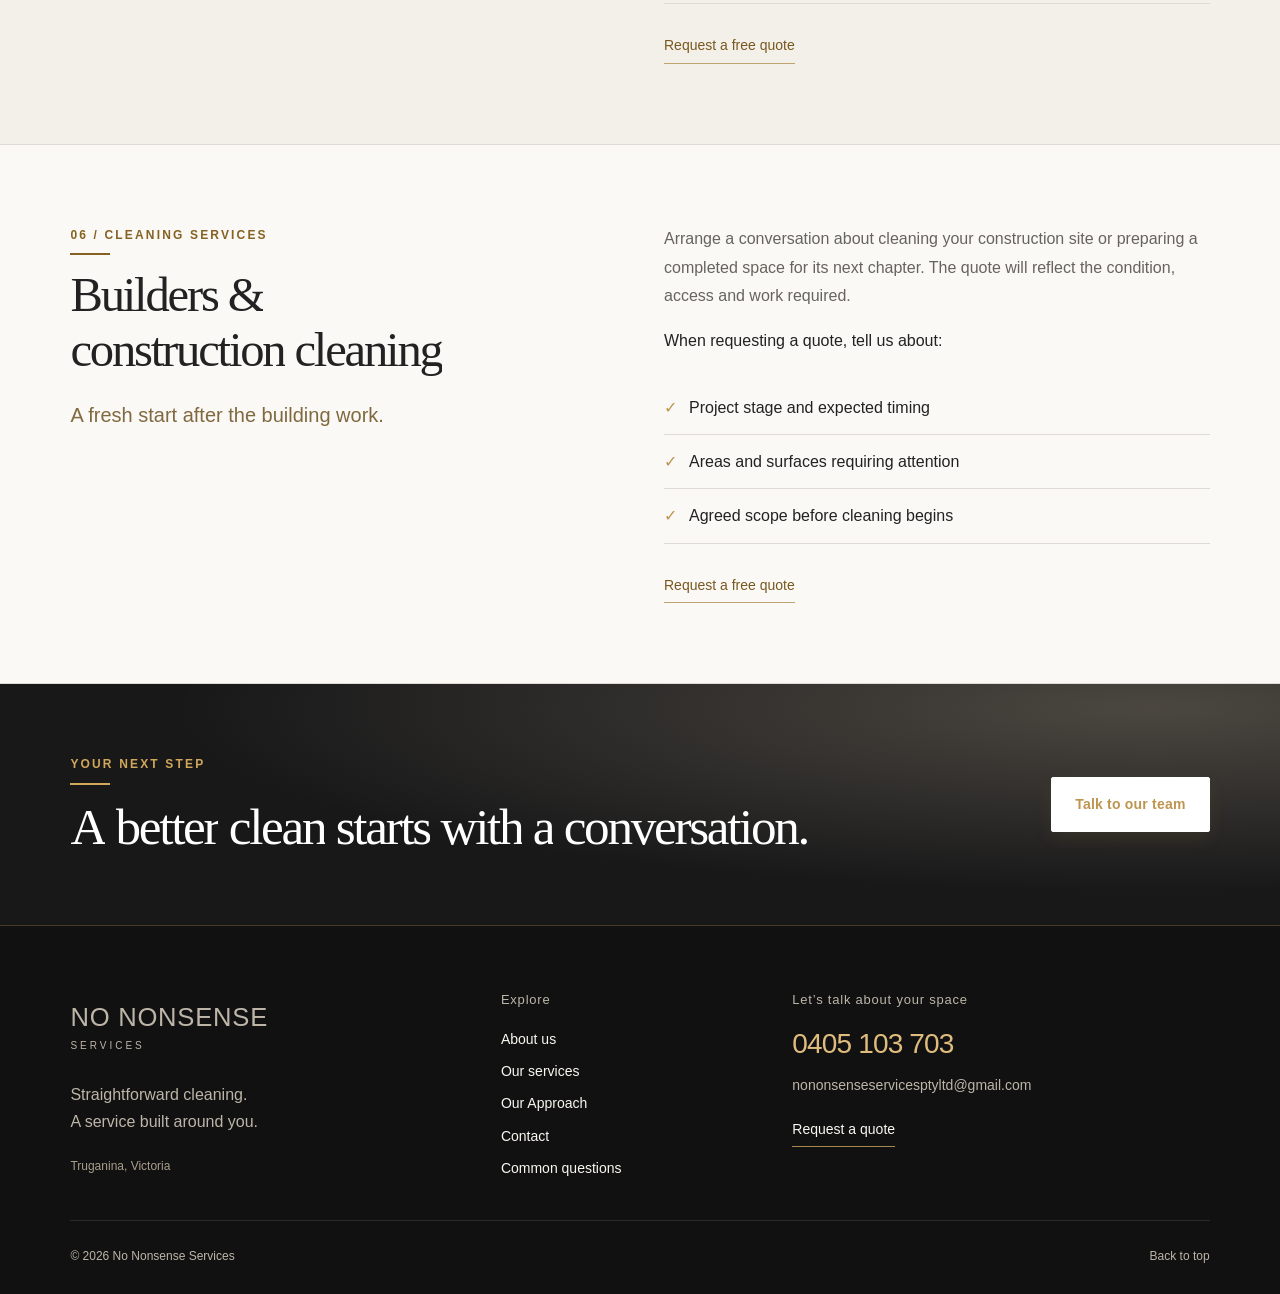
<file: services.html>
<!DOCTYPE html>

<html data-bs-theme="light" lang="en-AU">
<head>
<meta charset="utf-8"/>
<meta content="width=device-width, initial-scale=1" name="viewport"/>
<title>Cleaning services | No Nonsense Services</title>
<meta content="No Nonsense Services: office, warehouse, retail, school, medical and dental clinic, and builders cleaning. Based in Truganina. Request a free quote." name="description"/>
<meta content="#111112" name="theme-color"/>
<link href="assets/nns-logo.png" rel="icon"/>
<link href="assets/bootstrap.min.css" rel="stylesheet"/>
<link href="style.css?v=20261016c" rel="stylesheet"/>
<link href="https://versatile-cleaning-studio.true-ring-2430.chatgpt.site/services.html" rel="canonical"/>
<meta content="website" property="og:type"/>
<meta content="No Nonsense Services" property="og:site_name"/>
<meta content="Cleaning services | No Nonsense Services" property="og:title"/>
<meta content="No Nonsense Services: office, warehouse, retail, school, medical and dental clinic, and builders cleaning. Based in Truganina. Request a free quote." property="og:description"/>
<meta content="https://versatile-cleaning-studio.true-ring-2430.chatgpt.site/services.html" property="og:url"/>
</head>
<body>
<a class="skip-link" href="#main">Skip to content</a>
<div class="utility-bar">
<div class="container-fluid site-container d-flex justify-content-between">
<span>Good cleaning. No nonsense.</span><a href="tel:0405103703">Let’s talk <span class="ms-2">0405 103 703</span></a>
</div>
</div>
<header class="site-header">
<nav aria-label="Main navigation" class="navbar navbar-expand-lg site-container container-fluid">
<a aria-label="No Nonsense Services home" class="navbar-brand brand-with-logo" href="index.html"><img alt="No Nonsense Services logo" class="company-logo" height="76" src="assets/nns-logo.png" width="76"/><span class="nns-wordmark">NO NONSENSE<span>SERVICES</span></span></a><button aria-controls="navigation" aria-expanded="false" aria-label="Open navigation" class="navbar-toggler" data-bs-target="#navigation" data-bs-toggle="collapse" type="button">
<span class="navbar-toggler-icon"></span>
</button>
<div class="collapse navbar-collapse" id="navigation">
<ul class="navbar-nav ms-auto gap-lg-3 align-items-lg-center">
<li class="nav-item"><a class="nav-link" data-page="index" href="index.html">Home</a></li>
<li class="nav-item"><a class="nav-link" data-page="about" href="about.html">About</a></li>
<li class="nav-item dropdown">
<button aria-current="page" aria-expanded="false" class="nav-link dropdown-toggle" data-bs-toggle="dropdown" data-page="services" id="servicesMenu" type="button">
Services
</button>
<ul aria-labelledby="servicesMenu" class="dropdown-menu"><li><a class="dropdown-item" href="services.html">All services</a></li><li><hr class="dropdown-divider"/></li><li><a class="dropdown-item" href="services.html#commercial">Office &amp; commercial</a></li><li><a class="dropdown-item" href="services.html#education">School cleaning</a></li><li><a class="dropdown-item" href="services.html#industrial">Warehouse cleaning</a></li><li><a class="dropdown-item" href="services.html#retail">Retail cleaning</a></li><li><a class="dropdown-item" href="services.html#healthcare">Medical &amp; dental clinics</a></li><li><a class="dropdown-item" href="services.html#builders">Builders &amp; construction cleaning</a></li></ul>
</li>
<li class="nav-item"><a class="nav-link" data-page="approach" href="approach.html">Our Approach</a></li>
<li class="nav-item ms-lg-3 nav-contact-stack"><a class="btn btn-dark" data-page="contact" href="contact.html">Contact</a><a aria-label="Call No Nonsense Services on 0405 103 703" class="nav-contact-phone" href="tel:0405103703">0405 103 703</a></li>
</ul>
</div>
</nav>
</header>
<main id="main">
<section class="page-hero">
<div class="site-container container-fluid">
<nav aria-label="Breadcrumb" class="breadcrumbs">
<a href="index.html">Home</a><span aria-hidden="true">/</span><span aria-current="page">Services</span>
</nav>
<div class="eyebrow">SERVICES</div>
<h1>Built for your space.<br/><em>Planned around your day.</em></h1>
<p>Office, warehouse, retail, school, clinic and builders cleaning. Choose regular care or discuss a one-off clean with our team.</p>
</div>
</section>
<nav aria-label="Service categories" class="service-jump">
<div class="site-container container-fluid"><a href="#commercial">Office &amp; commercial</a><a href="#education">School cleaning</a><a href="#industrial">Warehouse cleaning</a><a href="#retail">Retail cleaning</a><a href="#healthcare">Medical &amp; dental clinics</a><a href="#builders">Builders &amp; construction cleaning</a></div>
</nav>
<section class="sector-section" id="commercial"><div class="site-container container-fluid"><div class="row g-5"><div class="col-lg-5"><div class="eyebrow">01 / CLEANING SERVICES</div><h2>Office &amp; commercial</h2><p class="sector-subtitle">A workplace ready for the day.</p></div><div class="col-lg-6 offset-lg-1"><p class="text-secondary">Give your team and visitors a welcoming space. Tell us which areas need attention and we will discuss a cleaning plan that suits your business.</p><p>When requesting a quote, tell us about:</p><ul class="scope-list"><li>Work areas and meeting spaces</li><li>Shared kitchens and amenities</li><li>Your preferred cleaning schedule</li></ul><a class="text-link" href="contact.html?industry=commercial">Request a free quote</a></div></div></div></section>
<section class="sector-section" id="education"><div class="site-container container-fluid"><div class="row g-5"><div class="col-lg-5"><div class="eyebrow">02 / CLEANING SERVICES</div><h2>School cleaning</h2><p class="sector-subtitle">More care for spaces made for learning.</p></div><div class="col-lg-6 offset-lg-1"><p class="text-secondary">From classrooms to staff spaces, a school has different cleaning priorities throughout the week. Let us know your routines and access requirements so we can discuss the right scope.</p><p>When requesting a quote, tell us about:</p><ul class="scope-list"><li>Classrooms and shared spaces</li><li>Staff areas and amenities</li><li>Term dates and access arrangements</li></ul><a class="text-link" href="contact.html?industry=education">Request a free quote</a></div></div></div></section>
<section class="sector-section" id="industrial"><div class="site-container container-fluid"><div class="row g-5"><div class="col-lg-5"><div class="eyebrow">03 / CLEANING SERVICES</div><h2>Warehouse cleaning</h2><p class="sector-subtitle">Practical cleaning for busy premises.</p></div><div class="col-lg-6 offset-lg-1"><p class="text-secondary">Warehouse cleaning starts with understanding how your site operates. Discuss your layout, working hours and areas requiring attention with our team.</p><p>When requesting a quote, tell us about:</p><ul class="scope-list"><li>Warehouse areas to be included</li><li>Staff facilities and office spaces</li><li>Site access and operational requirements</li></ul><a class="text-link" href="contact.html?industry=industrial">Request a free quote</a></div></div></div></section>
<section class="sector-section" id="retail"><div class="site-container container-fluid"><div class="row g-5"><div class="col-lg-5"><div class="eyebrow">04 / CLEANING SERVICES</div><h2>Retail cleaning</h2><p class="sector-subtitle">Make your first impression count.</p></div><div class="col-lg-6 offset-lg-1"><p class="text-secondary">Keep your store presentation a priority with a cleaning schedule shaped around your trading hours. Share the spaces and surfaces you would like included in your quote.</p><p>When requesting a quote, tell us about:</p><ul class="scope-list"><li>Shop floors and customer areas</li><li>Staff spaces and shared facilities</li><li>Trading hours and preferred frequency</li></ul><a class="text-link" href="contact.html?industry=retail">Request a free quote</a></div></div></div></section>
<section class="sector-section" id="healthcare"><div class="site-container container-fluid"><div class="row g-5"><div class="col-lg-5"><div class="eyebrow">05 / CLEANING SERVICES</div><h2>Medical &amp; dental clinics</h2><p class="sector-subtitle">Care that starts with listening.</p></div><div class="col-lg-6 offset-lg-1"><p class="text-secondary">Every clinic has its own requirements. Tell us about your premises, cleaning instructions and operating hours so we can agree a suitable scope before work begins.</p><p>When requesting a quote, tell us about:</p><ul class="scope-list"><li>Reception and waiting areas</li><li>Rooms and amenities to include</li><li>Your site-specific cleaning requirements</li></ul><a class="text-link" href="contact.html?industry=healthcare">Request a free quote</a></div></div></div></section>
<section class="sector-section" id="builders"><div class="site-container container-fluid"><div class="row g-5"><div class="col-lg-5"><div class="eyebrow">06 / CLEANING SERVICES</div><h2>Builders &amp; construction cleaning</h2><p class="sector-subtitle">A fresh start after the building work.</p></div><div class="col-lg-6 offset-lg-1"><p class="text-secondary">Arrange a conversation about cleaning your construction site or preparing a completed space for its next chapter. The quote will reflect the condition, access and work required.</p><p>When requesting a quote, tell us about:</p><ul class="scope-list"><li>Project stage and expected timing</li><li>Areas and surfaces requiring attention</li><li>Agreed scope before cleaning begins</li></ul><a class="text-link" href="contact.html?industry=builders">Request a free quote</a></div></div></div></section>
<section class="page-cta">
<div class="site-container container-fluid">
<div>
<div class="eyebrow">YOUR NEXT STEP</div>
<h2>A better clean starts with a conversation.</h2>
</div>
<a class="btn btn-lime" href="contact.html">Talk to our team</a>
</div>
</section>
</main>
<footer class="footer-clean">
<div class="site-container container-fluid">
<div class="footer-layout">
<div class="footer-intro">
<a class="footer-brand brand-with-logo" href="index.html"><span class="footer-wordmark">NO NONSENSE<span>SERVICES</span></span></a>
<p>Straightforward cleaning.<br/>A service built around you.</p>
<p class="footer-regions">Truganina, Victoria</p>
</div>
<nav aria-label="Footer navigation" class="footer-links">
<h3>Explore</h3>
<a href="about.html">About us</a><a href="services.html">Our services</a><a href="approach.html">Our Approach</a><a href="contact.html">Contact</a><a href="contact.html#questions">Common questions</a>
</nav>
<div class="footer-contact">
<h3>Let’s talk about your space</h3>
<a class="footer-phone" href="tel:0405103703">0405 103 703</a><a class="footer-email" href="mailto:nononsenseservicesptyltd@gmail.com">nononsenseservicesptyltd@gmail.com</a><a class="footer-enquiry" href="contact.html">Request a quote</a>
</div>
</div>
<div class="footer-bottom">
<span>© <span id="year">2026</span> No Nonsense Services</span>
<div>
<a aria-label="Back to top" href="#">Back to top</a>
</div>
</div>
</div>
</footer>
<script src="assets/bootstrap.bundle.min.js"></script>
<script src="assets/lenis.min.js"></script>
<script src="form-config.js?v=20261016b"></script><script src="script.js?v=20261016b"></script>
</body>
</html>
</file>
<file: style.css>
:root{
color-scheme: light;
--ink: #201f1e;
--navy: #201f1e;
--green: #be954f;
--gold: #be954f;
--blue: #be954f;
--muted: #807664;
--line: #e8e2d9;
--soft: #f7f3ed;
--paper: #fff;
--bs-body-bg: #fff;
--bs-body-color: #201f1e;
}

*{
box-sizing: border-box;
}

html{
scroll-behavior: smooth;
scroll-padding-top: 108px;
}

body{
font-family: 'Helvetica Neue',Arial,sans-serif;
font-size: 16px;
line-height: 1.7;
background: #fff;
color: var(--ink);
-webkit-font-smoothing: antialiased;
}

a{
color: inherit;
text-decoration: none;
}

button{
font: inherit;
}

a,button,input,select,textarea{
touch-action: manipulation;
}

a:focus-visible,button:focus-visible{
outline: 3px solid #be954f;
outline-offset: 5px;
}

::selection{
color: #fff;
background: #be954f;
}

.site-container{
max-width: 1550px;
padding-inline: 5.5%;
}

.utility-bar{
display: none;
}

.site-header{
position: sticky;
top: 0;
background: #ffffffed;
backdrop-filter: blur(18px);
z-index: 1000;
border-bottom: 1px solid var(--line);
}

.navbar{
min-height: 94px;
}

.navbar-brand img{
object-fit: contain;
width: 175px;
height: 58px;
}

.nav-link{
font-size: 14px;
color: #70685a;
padding: 10px 5px !important;
font-weight: 500;
}

.nav-link:hover,.nav-link:focus,.nav-link[aria-current=page],.navbar-nav .nav-link.show{
color: var(--blue);
}

.nav-link[aria-current=page]{
text-decoration: underline;
text-underline-offset: 9px;
}

.navbar-toggler{
border: 0;
}

.btn{
font-size: 14px;
font-weight: 600;
border-radius: 6px;
padding: 16px 23px;
line-height: 1.5;
transition: transform .25s,background .25s,box-shadow .25s;
}

.btn:hover{
transform: translateY(-3px);
}

.btn-dark,.btn-lime{
background: var(--blue);
border-color: var(--blue);
color: white;
}

.btn-dark:hover,.btn-dark:focus-visible,.btn-dark:active,.btn-lime:hover{
background: #9e7a3b !important;
border-color: #9e7a3b !important;
color: white !important;
box-shadow: 0 8px 24px #be954f26;
}

.navbar .btn{
padding: 12px 25px;
}

.btn-outline-light{
color: white;
border-color: #dcc69f;
}

.btn-outline-light:hover{
color: #be954f;
background: white;
border-color: white;
}

.dropdown-menu{
background: white;
border: 1px solid var(--line);
border-radius: 10px;
padding: 10px;
min-width: 300px;
box-shadow: 0 18px 50px #1f1e1c1a;
}

.dropdown-item{
font-size: 14px;
padding: 12px;
border-radius: 5px;
color: var(--ink);
}

.dropdown-item:hover,.dropdown-item:focus{
background: #faf7f2;
color: var(--blue);
}

h1,h2,h3{
font-weight: 600;
letter-spacing: -.055em;
line-height: 1.06;
}

h1{
font-size: clamp(48px,6vw,90px);
}

h2{
font-size: clamp(34px,3.8vw,56px);
margin: 0;
}

h3{
font-size: 27px;
letter-spacing: -.035em;
line-height: 1.2;
}

h1 em{
font-style: normal;
color: var(--blue);
}

.eyebrow{
font-family: monospace;
font-size: 12px;
letter-spacing: .12em;
font-weight: 500;
color: var(--blue);
margin-bottom: 23px;
}

.accent-word{
color: var(--blue);
}

.text-secondary{
color: var(--muted) !important;
}

.text-link{
border: 0;
border-bottom: 1px solid #dfcba8;
background: none;
padding: 5px 0;
display: inline-flex;
align-items: center;
gap: 22px;
justify-content: space-between;
color: var(--blue);
font-size: 14px;
font-weight: 500;
}

.text-link:hover{
color: #866732;
border-color: #866732;
}

.new-hero{
background: #fdfcfa;
padding: 34px 0 55px;
border-bottom: 1px solid var(--line);
}

.hero-kicker{
display: flex;
justify-content: space-between;
gap: 20px;
font-family: monospace;
letter-spacing: .05em;
font-size: 11px;
color: #857b69;
padding-bottom: 40px;
}

.hero-kicker span:first-child{
color: var(--blue);
}

.hero-layout{
display: grid;
grid-template-columns: 1.18fr 1fr;
gap: 35px;
align-items: center;
}

.hero-message{
padding: 20px 0;
}

.hero-message h1{
font-size: clamp(60px,6.8vw,104px);
line-height: .99;
letter-spacing: -.07em;
margin: 0 0 30px;
}

.hero-message h1 span{
color: var(--blue);
}

.hero-message>p{
color: #807664;
font-size: 18px;
line-height: 1.7;
margin: 0 0 32px;
}

.hero-actions{
display: flex;
align-items: center;
flex-wrap: wrap;
gap: 20px;
}

.hero-small-note{
font-size: 12px;
color: #7f8896;
margin-top: 39px;
}

.hero-visual{
position: relative;
padding: 0 0 28px 24px;
}

.hero-visual>img{
width: 100%;
height: 490px;
object-fit: cover;
object-position: 58% center;
border-radius: 130px 10px 10px 10px;
}

.hero-stamp{
position: absolute;
left: -15px;
bottom: 80px;
background: var(--blue);
color: #fff;
padding: 24px 28px;
border-radius: 8px;
display: flex;
align-items: center;
gap: 20px;
box-shadow: 0 12px 40px #906f3526;
}

.hero-stamp>span{
font-size: 46px;
font-weight: 500;
letter-spacing: -.06em;
line-height: 1;
}

.hero-stamp p{
font-size: 13px;
line-height: 1.5;
margin: 0;
color: #f5eee3;
}

.photo-caption{
text-align: right;
font-size: 10px;
font-family: monospace;
letter-spacing: .08em;
margin-top: 14px;
color: #948975;
}

.assurance{
background: white;
border-bottom: 1px solid var(--line);
}

.assurance-item{
display: flex;
gap: 17px;
align-items: center;
border-right: 1px solid var(--line);
padding: 0 25px;
margin-block: 30px;
color: #807665;
font-size: 13px;
line-height: 1.6;
}

.assurance-item:first-child{
padding-left: 0;
}

.assurance-item:last-child{
border: 0;
}

.assurance-mark{
font-size: 25px;
letter-spacing: -.04em;
font-weight: 600;
min-width: 45px;
color: var(--blue);
}

.section-space{
padding: 100px 0;
}

.section-heading{
display: flex;
align-items: flex-end;
justify-content: space-between;
gap: 35px;
margin-bottom: 45px;
}

.section-heading p{
font-size: 16px;
color: var(--muted);
max-width: 380px;
margin: 0;
}

.services{
background: var(--soft);
}

.home-expertise{
background: #fff;
}

.home-expertise .service-grid{
--bs-gutter-x: 24px;
row-gap: 24px !important;
}

.sector-tile{
position: relative;
display: flex;
flex-direction: column;
align-items: flex-start;
height: 100%;
padding: 35px 35px 35px 105px;
border: 1px solid var(--line);
border-radius: 9px;
transition: background .3s,border-color .3s,transform .3s;
}

.sector-tile:hover{
background: #fcfbf8;
border-color: #e8dac2;
transform: translateY(-4px);
}

.tile-number{
position: absolute;
top: 37px;
left: 30px;
color: #e0ccaa;
font-size: 28px;
line-height: 1;
}

.sector-tile h3{
font-size: 25px;
font-weight: 500;
}

.sector-tile p{
font-size: 16px;
color: var(--muted);
margin: 16px 0 23px;
max-width: 450px;
}

.sector-tile .text-link{
margin-top: auto;
}

.standards{
background: var(--blue);
color: white;
}

.standards .eyebrow{
color: #efe5d3;
}

.standards .text-link{
color: white;
border-color: #e7d8bd;
}

.standards .section-heading p{
color: #f3ebde;
}

.home-accreditations{
background: var(--blue);
color: white;
}

.accreditation-tile{
height: 100%;
padding: 32px;
border: 1px solid #d7bf94;
border-radius: 8px;
background: #ffffff08;
}

.accreditation-tile .eyebrow{
display: block;
color: #f0e7d8;
margin-bottom: 40px;
}

.accreditation-tile h3{
font-size: 29px;
line-height: 1.15;
font-weight: 500;
}

.accreditation-tile p{
font-size: 16px;
line-height: 1.7;
color: #f3ecdf;
margin: 22px 0 0;
}

.cert-note{
color: #f0e7d8;
font-size: 13px;
margin: 28px 0 0;
}

.editorial-image{
width: 100%;
height: 490px;
object-fit: cover;
border-radius: 8px;
}

.home-about .editorial-image{
border-radius: 8px 90px 8px 8px;
}

.home-about{
padding-bottom: 30px;
}

.home-about p{
max-width: 490px;
}

.industries{
background: white;
}

.industry-list{
display: grid;
grid-template-columns: 1fr 1fr;
column-gap: 32px;
}

.industry-list button{
display: flex;
justify-content: space-between;
align-items: center;
gap: 18px;
background: none;
border: 0;
border-bottom: 1px solid var(--line);
padding: 24px 0;
font-size: 16px;
color: var(--ink);
text-align: left;
}

.industry-list button:hover{
color: var(--blue);
}

.industry-list span{
color: #d4ba8c;
font-family: monospace;
font-size: 12px;
}

.quote-band{
padding: 65px 0;
background: #f9f6f0;
text-align: center;
}

.quote-mark{
font-size: 80px;
font-family: Georgia,serif;
color: var(--blue);
height: 55px;
line-height: 1;
}

.quote-band blockquote{
max-width: 890px;
margin: 10px auto 28px;
font-size: clamp(26px,3vw,43px);
font-weight: 500;
letter-spacing: -.04em;
line-height: 1.3;
}

.quote-credit{
font-size: 12px;
font-weight: 600;
letter-spacing: .07em;
}

.quote-credit span{
display: block;
color: #998b72;
font-size: 11px;
margin-top: 6px;
}

.contact-section{
background: #fff;
}

.contact-section p{
max-width: 420px;
}

.contact-number{
display: block;
font-size: 31px;
letter-spacing: -.04em;
color: var(--blue);
margin-top: 35px;
}

.contact-email{
font-size: 14px;
display: block;
margin-top: 8px;
overflow-wrap: anywhere;
}

.location-tags{
display: flex;
flex-wrap: wrap;
gap: 14px 22px;
font-size: 12px;
color: #948975;
margin-top: 33px;
}

.location-tags span{
padding: 5px 0;
border-bottom: 1px solid var(--line);
}

#quoteForm{
padding: 35px;
background: #faf7f2;
border-radius: 10px;
}

form h3{
font-size: 27px;
margin-bottom: 28px;
}

.form-label{
font-size: 14px;
font-weight: 500;
margin-bottom: 8px;
}

.form-label span{
color: var(--blue);
}

.form-control,.form-select{
background: white;
color: var(--ink);
border: 1px solid #e9e3d8;
border-radius: 5px;
padding: 12px 14px;
min-height: 49px;
font-size: 14px;
}

.form-control:focus,.form-select:focus{
color: var(--ink);
background: #fff;
border-color: #be954f;
box-shadow: 0 0 0 3px #be954f1a;
}

.form-control::placeholder{
color: #a29989;
}

.form-note{
color: var(--muted);
font-size: 12px;
margin: 18px 0 14px;
}

.form-status{
color: #927036;
font-size: 14px;
margin-top: 15px;
}

.modal-content{
background: white;
border: 0;
border-radius: 14px;
padding: 20px;
box-shadow: 0 30px 100px #302e2c50;
}

.modal-header,.modal-footer{
border: 0;
}

.modal-body h2{
font-size: 36px;
margin-bottom: 24px;
}

.modal-body ul{
font-size: 16px;
padding-left: 20px;
}

.modal-body li{
padding: 5px 0;
}

.modal-footer{
justify-content: flex-start;
}

.modal-backdrop{
--bs-backdrop-opacity: .6;
}

.modal.fade .modal-dialog{
transform: translateY(20px) scale(.97);
transition: transform .35s cubic-bezier(.2,.75,.25,1);
}

.modal.show .modal-dialog{
transform: none;
}

footer{
background: #1e1d1c;
color: #fff;
padding: 60px 0 25px;
}

.footer-top{
display: flex;
align-items: center;
justify-content: space-between;
gap: 30px;
padding-bottom: 45px;
}

.footer-brand{
font-size: 45px;
font-weight: 600;
letter-spacing: -.06em;
line-height: 1;
}

.footer-brand span{
font-size: 10px;
letter-spacing: .2em;
display: block;
font-weight: 400;
margin-top: 12px;
color: #d3c2a4;
}

.footer-top p{
font-size: 20px;
color: #d3c8b5;
line-height: 1.4;
margin: 0;
}

.footer-bottom{
display: flex;
align-items: center;
justify-content: space-between;
gap: 25px;
border-top: 1px solid #ffffff25;
padding-top: 25px;
font-size: 12px;
color: #c7baa3;
}

.footer-bottom div{
display: flex;
gap: 25px;
}

.footer-bottom a{
font-size: 14px;
}

.skip-link{
position: fixed;
left: 16px;
top: -100px;
z-index: 1100;
background: var(--blue);
color: white;
padding: 12px 20px;
}

.skip-link:focus{
top: 12px;
}

.page-hero{
padding: 25px 0 75px;
background: #faf8f3;
border-bottom: 1px solid #f3ece0;
}

.breadcrumbs{
display: flex;
gap: 15px;
font-family: monospace;
font-size: 12px;
color: #9b8a6c;
margin-bottom: 55px;
}

.breadcrumbs a:hover{
color: var(--blue);
}

.page-hero h1{
max-width: 1100px;
font-size: clamp(44px,5.4vw,80px);
}

.page-hero p{
max-width: 720px;
font-size: 18px;
color: #90826a;
margin: 25px 0 0;
}

.detail-card{
height: 100%;
padding: 32px;
border: 1px solid #ede4d4;
background: #fff;
border-radius: 10px;
}

.detail-number{
font-family: monospace;
color: var(--blue);
font-size: 14px;
display: block;
margin-bottom: 32px;
}

.detail-card h3{
font-size: 28px;
}

.detail-card p{
color: var(--muted);
font-size: 16px;
margin: 20px 0 0;
}

.standard-row{
display: flex;
gap: 25px;
padding: 28px 0;
border-bottom: 1px solid #d6bd92;
}

.standard-row:first-child{
padding-top: 0;
}

.standard-row>span{
color: #f0e6d6;
font-size: 13px;
}

.standard-row h3{
font-weight: 500;
font-size: 27px;
margin-bottom: 15px;
}

.standard-row p,.standards-intro{
color: #f3ebde;
font-size: 16px;
margin: 0;
}

.standards-intro{
margin: 25px 0 32px;
}

.page-cta{
background: #be954f;
color: #fff;
padding: 65px 0;
}

.page-cta .site-container{
display: flex;
align-items: center;
justify-content: space-between;
gap: 40px;
}

.page-cta h2{
font-size: 42px;
max-width: 720px;
}

.page-cta .eyebrow{
color: #f2e9da;
}

.page-cta .btn{
flex-shrink: 0;
background: #fff;
color: #be954f;
border-color: #fff;
}

.page-cta .btn:hover{
background: #faf7f2 !important;
color: #be954f !important;
border-color: #faf7f2 !important;
}

.service-jump{
background: #fff;
border-bottom: 1px solid var(--line);
}

.service-jump .site-container{
display: flex;
flex-wrap: wrap;
gap: 14px 28px;
padding-block: 22px;
}

.service-jump a{
font-size: 14px;
color: #80735c;
}

.service-jump a:hover{
color: var(--blue);
}

.sector-section{
padding: 80px 0;
border-bottom: 1px solid var(--line);
}

.sector-section:nth-of-type(even){
background: #fdfcfa;
}

.sector-subtitle{
font-size: 23px;
font-weight: 400;
line-height: 1.4;
color: #b89558;
max-width: 420px;
margin-top: 23px;
}

.scope-list{
padding: 0;
list-style: none;
margin: 25px 0;
}

.scope-list li{
padding: 13px 0;
border-bottom: 1px solid var(--line);
font-size: 16px;
}

.scope-list li::before{
content: '✓';
color: #be954f;
margin-right: 12px;
}

.specialist-row{
display: flex;
justify-content: space-between;
align-items: center;
gap: 35px;
padding: 30px 0;
border-bottom: 1px solid #e8dfcf;
}

.specialist-row p{
color: var(--muted);
max-width: 750px;
margin: 15px 0 0;
}

.specialist-row .text-link{
flex-shrink: 0;
}

.location-card{
height: 100%;
padding: 28px;
background: white;
border-radius: 9px;
border-top: 3px solid #be954f;
}

.location-card h3{
font-size: 27px;
}

.location-card address{
font-size: 15px;
color: var(--muted);
margin: 20px 0 0;
}

.intro-copy{
padding-top: 35px;
}

.muted-heading{
color: #b4a58c;
}

.service-card{
height: 100%;
background: white;
border-radius: 10px;
overflow: hidden;
}

.service-image{
position: relative;
height: 260px;
}

.service-image img{
width: 100%;
height: 100%;
object-fit: cover;
}

.service-image>span{
position: absolute;
top: 20px;
left: 20px;
background: white;
padding: 5px 12px;
font-size: 12px;
}

.service-body{
padding: 25px;
}

.service-body p{
color: var(--muted);
}

.plus{
font-size: 24px;
}

.additional-services{
display: flex;
justify-content: space-between;
gap: 25px;
flex-wrap: wrap;
padding-top: 30px;
}

.additional-services>span{
font-size: 12px;
}

.additional-services button{
border: 0;
background: none;
color: var(--blue);
}

@media (max-width:1199px){
.hero-message h1{
font-size: 75px;
}

.hero-layout{
gap: 20px;
}

.hero-visual>img{
height: 450px;
}

.hero-stamp{
left: 0;
padding: 21px;
}

.hero-actions{
gap: 17px;
}

.hero-actions .btn{
font-size: 13px;
}

.nav-link{
font-size: 13px;
}

.navbar .gap-lg-3{
gap: .8rem !important;
}

.sector-tile{
padding-left: 85px;
}

.tile-number{
left: 23px;
}

}

@media (max-width:991px){
.navbar{
min-height: 85px;
}

.navbar-collapse{
padding: 20px 0;
}

.navbar-nav{
align-items: stretch;
}

.nav-item{
width: 100%;
}

.nav-item:last-child{
margin-top: 15px;
}

.nav-link{
font-size: 15px;
padding-block: 12px !important;
}

.dropdown-menu{
box-shadow: none;
min-width: 0;
}

.hero-message h1{
font-size: 61px;
}

.hero-visual>img{
height: 440px;
border-top-left-radius: 85px;
}

.hero-stamp{
left: 0;
gap: 14px;
padding: 20px;
}

.hero-stamp>span{
font-size: 35px;
}

.hero-stamp p{
font-size: 12px;
}

.hero-message>p{
font-size: 16px;
}

.hero-kicker{
font-size: 10px;
}

.assurance-item{
margin-block: 20px;
padding-inline: 15px;
}

.assurance-item:nth-child(2){
border: 0;
}

.assurance-item:nth-child(3){
padding-left: 0;
}

.section-space{
padding: 75px 0;
}

.home-about{
padding-bottom: 20px;
}

.sector-tile{
padding: 28px;
}

.tile-number{
position: static;
margin-bottom: 22px;
}

.intro-copy{
padding-top: 0;
}

.editorial-image{
height: 400px;
}

.footer-top p{
display: none;
}

.footer-bottom{
flex-wrap: wrap;
}

.page-cta .site-container{
flex-direction: column;
align-items: flex-start;
}

}

@media (max-width:767px){
.hero-layout{
grid-template-columns: 1fr;
gap: 15px;
}

.hero-kicker{
padding-bottom: 20px;
}

.hero-kicker span:last-child{
display: none;
}

.hero-message h1{
font-size: clamp(61px,11vw,82px);
}

.hero-message>p{
font-size: 17px;
}

.hero-small-note{
margin-top: 25px;
}

.hero-visual{
padding: 0 0 25px 20px;
}

.hero-visual>img{
height: 340px;
border-top-left-radius: 95px;
}

.hero-stamp{
left: 0;
bottom: 55px;
padding: 22px 25px;
}

.hero-stamp>span{
font-size: 42px;
}

.hero-stamp p{
font-size: 13px;
}

.new-hero{
padding-bottom: 20px;
}

.section-heading{
display: block;
}

.section-heading p{
margin-top: 25px;
}

.section-heading>.text-link{
margin-top: 25px;
}

.assurance-item{
gap: 10px;
font-size: 12px;
}

.assurance-mark{
font-size: 23px;
min-width: 37px;
}

.industry-list{
grid-template-columns: 1fr;
}

.specialist-row{
align-items: flex-start;
flex-direction: column;
gap: 20px;
}

.page-hero h1{
font-size: 47px;
}

.page-hero p{
font-size: 16px;
}

.page-hero{
padding-bottom: 55px;
}

.breadcrumbs{
margin-bottom: 36px;
}

.sector-section{
padding: 60px 0;
}

.detail-card{
padding: 28px;
}

.accreditation-tile .eyebrow{
margin-bottom: 23px;
}

}

@media (max-width:575px){
.site-container{
padding-inline: 6%;
}

.hero-message h1{
font-size: 61px;
}

.hero-actions{
align-items: flex-start;
flex-direction: column;
gap: 14px;
}

.hero-message>p br{
display: none;
}

.hero-message>p{
max-width: 320px;
}

.hero-visual>img{
height: 290px;
}

.navbar-brand img{
width: 154px;
}

.section-space{
padding: 60px 0;
}

.home-about{
padding-bottom: 10px;
}

.assurance-item{
font-size: 11px;
gap: 7px;
padding-inline: 10px;
}

.assurance-mark{
font-size: 21px;
min-width: 34px;
}

.section-heading{
margin-bottom: 33px;
}

.sector-tile h3{
font-size: 26px;
}

.quote-band{
padding: 50px 0;
}

#quoteForm{
padding: 25px 20px;
}

.contact-number{
font-size: 28px;
}

.contact-email{
font-size: 13px;
}

.footer-brand{
font-size: 35px;
}

.footer-top{
gap: 15px;
}

.footer-top .btn{
padding: 12px 15px;
font-size: 12px;
}

.footer-bottom div{
gap: 16px;
flex-wrap: wrap;
}

.footer-bottom a{
font-size: 12px;
}

.page-hero h1{
font-size: 41px;
}

.page-cta h2{
font-size: 34px;
}

.editorial-image{
height: 330px;
}

.service-jump .site-container{
gap: 12px 20px;
}

}

@media (prefers-reduced-motion:reduce){
html{
scroll-behavior: auto;
}

*,*::before,*::after{
transition: none !important;
animation: none !important;
}

.btn:hover,.sector-tile:hover,.modal.fade .modal-dialog{
transform: none;
}

}

.motion-word{
display: inline-block;
transform-origin: left bottom;
}

.hero-message h1 .motion-word{
color: inherit;
}

.site-header{
transition: box-shadow .3s,background .3s;
}

.site-header.is-scrolled{
box-shadow: 0 8px 32px #3f3d3a12;
background: #fffffffa;
}

.site-header::after{
content: '';
position: absolute;
bottom: -1px;
left: 0;
width: 100%;
height: 3px;
background: var(--blue);
transform: scaleX(var(--reading-progress,0));
transform-origin: left;
pointer-events: none;
}

.nav-link{
position: relative;
text-decoration: none !important;
}

.nav-link::after{
content: '';
position: absolute;
left: 5px;
right: 5px;
bottom: 2px;
height: 2px;
background: var(--blue);
transform: scaleX(0);
transform-origin: left;
transition: transform .3s cubic-bezier(.2,.7,.2,1);
}

.nav-link:hover::after,.nav-link:focus-visible::after,.nav-link[aria-current=page]::after{
transform: scaleX(1);
}

.btn{
position: relative;
overflow: hidden;
isolation: isolate;
transition: transform .28s,box-shadow .28s,background .28s;
}

.btn::after{
content: '';
position: absolute;
inset: -70% auto -70% -65%;
width: 40%;
background: linear-gradient(90deg,transparent,#ffffff36,transparent);
transform: skewX(-20deg);
pointer-events: none;
transition: left .65s;
}

.btn:hover::after,.btn:focus-visible::after{
left: 130%;
}

.btn:active{
transform: translateY(0) scale(.97);
}

.text-link{
position: relative;
transition: color .25s,border-color .25s,letter-spacing .25s;
}

.text-link:hover{
letter-spacing: .015em;
}

.sector-tile{
transition: transform .35s,background .35s,border-color .35s,box-shadow .35s;
}

.sector-tile:hover,.sector-tile:focus-within{
transform: translateY(-7px);
box-shadow: 0 18px 45px #a17b3b11;
}

.sector-tile .tile-number{
transition: color .35s,transform .35s;
}

.sector-tile:hover .tile-number{
color: var(--blue);
transform: translateY(-3px) scale(1.12);
}

.accreditation-tile,.detail-card,.location-card{
transition: transform .35s,box-shadow .35s,background .35s;
}

.accreditation-tile:hover{
transform: translateY(-6px);
background: #ffffff12;
box-shadow: 0 15px 30px #7b5f2e26;
}

.detail-card:hover,.location-card:hover{
transform: translateY(-5px);
box-shadow: 0 16px 36px #3f3d3a10;
}

.industry-list button{
transition: color .25s,padding .25s,background .25s;
}

.industry-list button:hover{
padding-left: 12px;
background: #fcfbf8;
}

.form-control,.form-select{
transition: border-color .25s,box-shadow .25s,background .25s;
}

.motion-line::after{
content: '';
display: block;
width: 40px;
height: 2px;
background: currentColor;
margin-top: 12px;
transform-origin: left;
animation: line-unfold .8s cubic-bezier(.16,1,.3,1) both;
}

@keyframes line-unfold{
from{
transform: scaleX(0);
opacity: 0;
}

to{
transform: scaleX(1);
opacity: 1;
}

}

@media (prefers-reduced-motion:reduce){
.site-header::after,.btn::after,.nav-link::after{
display: none;
}

.sector-tile:hover,.sector-tile:focus-within,.sector-tile:hover .tile-number,.accreditation-tile:hover,.detail-card:hover,.location-card:hover,.btn:active{
transform: none;
}

.industry-list button:hover{
padding-left: 0;
}

.text-link:hover{
letter-spacing: normal;
}

}

.eyebrow.motion-line{
position: relative;
}

.motion-line::after{
position: absolute;
left: 0;
bottom: -10px;
margin: 0;
}

@media (hover:none){
.sector-tile:hover,.sector-tile:hover .tile-number,.accreditation-tile:hover,.detail-card:hover,.location-card:hover{
transform: none;
}

.btn:hover::after{
left: -65%;
}

}

.new-hero,.page-hero{
position: relative;
isolation: isolate;
overflow: hidden;
}

.new-hero::before,.page-hero::before{
content: '';
position: absolute;
z-index: -1;
inset: -15%;
background: radial-gradient(ellipse at 70% 30%,#eadec880,transparent 40%),radial-gradient(ellipse at 10% 85%,#f2eadd9c,transparent 40%);
pointer-events: none;
animation: ambient-light 14s ease-in-out infinite alternate;
animation-play-state: paused;
}

.ambient-live::before{
animation-play-state: running;
}

@keyframes ambient-light{
from{
transform: translate3d(-2%,-2%,0) scale(1);
}

to{
transform: translate3d(3%,3%,0) scale(1.07);
}

}

.hero-message h1>span:not(.motion-word){
background: linear-gradient(110deg,#be954f 10%,#d5ba8c 42%,#ac8440 62%,#be954f 85%);
background-size: 240% auto;
background-clip: text;
-webkit-background-clip: text;
color: transparent;
animation: headline-colour 9s ease-in-out infinite alternate;
animation-play-state: paused;
}

.hero-message h1>span:not(.motion-word) .motion-word{
color: transparent;
}

.ambient-live .hero-message h1>span:not(.motion-word){
animation-play-state: running;
}

@keyframes headline-colour{
to{
background-position: 100% center;
}

}

.hero-stamp{
animation: badge-float 4.5s ease-in-out infinite;
animation-play-state: paused;
}

.ambient-live .hero-stamp{
animation-play-state: running;
}

@keyframes badge-float{
0%,100%{
translate: 0 0;
rotate: -1deg;
}

50%{
translate: 0 -9px;
rotate: 1deg;
}

}

.hero-visual>img{
box-shadow: 18px 22px 0 #f6f0e5;
border: 1px solid #efe6d5;
transition: box-shadow .6s,filter .6s;
}

.hero-visual:hover>img{
box-shadow: 12px 16px 0 #f1e8d9;
filter: saturate(1.1);
}

.sector-tile,.accreditation-tile,.detail-card,.location-card{
position: relative;
isolation: isolate;
overflow: hidden;
transform-style: preserve-3d;
}

.sector-tile::after,.accreditation-tile::after,.detail-card::after,.location-card::after{
content: '';
position: absolute;
inset: 0;
z-index: -1;
pointer-events: none;
background: radial-gradient(300px circle at var(--light-x,50%) var(--light-y,50%),#d2b78721,transparent 75%);
opacity: 0;
transition: opacity .3s;
}

.accreditation-tile::after{
background: radial-gradient(300px circle at var(--light-x,50%) var(--light-y,50%),#ffffff26,transparent 75%);
}

.pointer-lit::after{
opacity: 1;
}

.pointer-lit{
transform: perspective(950px) rotateX(var(--tilt-x,0deg)) rotateY(var(--tilt-y,0deg)) translateY(-5px) !important;
}

.sector-tile .text-link{
transition: gap .3s,color .3s,letter-spacing .3s;
}

.sector-tile:hover .text-link{
letter-spacing: .025em;
}

.click-wave{
position: absolute;
pointer-events: none;
width: 20px;
height: 20px;
border-radius: 50%;
background: #ffffff44;
transform: translate(-50%,-50%) scale(0);
animation: click-wave .7s ease-out forwards;
}

@keyframes click-wave{
to{
transform: translate(-50%,-50%) scale(23);
opacity: 0;
}

}

.dropdown-menu.show{
animation: menu-enter .26s cubic-bezier(.16,1,.3,1);
}

@keyframes menu-enter{
from{
opacity: 0;
translate: 0 -8px;
}

to{
opacity: 1;
translate: 0 0;
}

}

.form-control:focus,.form-select:focus{
box-shadow: 0 0 0 4px #be954f17,0 5px 15px #be954f0c;
}

.motion-toggle{
border: 1px solid #7c6c51;
border-radius: 20px;
padding: 7px 13px;
background: transparent;
color: #eaddc7;
font-size: 12px;
white-space: nowrap;
}

.motion-toggle:hover{
background: #393836;
color: white;
}

.motion-toggle:disabled{
opacity: .75;
cursor: default;
}

.footer-bottom{
flex-wrap: wrap;
}

html[data-tab-hidden=true] *,html[data-tab-hidden=true] *::before,html[data-tab-hidden=true] *::after{
animation-play-state: paused !important;
}

html[data-motion=paused] *,html[data-motion=paused] *::before,html[data-motion=paused] *::after{
animation: none !important;
transition: none !important;
scroll-behavior: auto !important;
}

html[data-motion=paused] .hero-stamp{
translate: none;
rotate: none;
}

html[data-motion=paused] .pointer-lit,html[data-motion=paused] .btn:hover,html[data-motion=paused] .sector-tile:hover,html[data-motion=paused] .sector-tile:focus-within,html[data-motion=paused] .accreditation-tile:hover,html[data-motion=paused] .detail-card:hover,html[data-motion=paused] .location-card:hover{
transform: none !important;
}

html[data-motion=paused] .site-header::after,html[data-motion=paused] .click-wave,html[data-motion=paused] .btn::after{
display: none;
}

@media (prefers-reduced-motion:reduce){
.hero-stamp{
translate: none;
rotate: none;
}

.pointer-lit{
transform: none !important;
}

.hero-visual:hover>img{
filter: none;
}

}

@media (max-width:767px){
.hero-visual>img{
box-shadow: 8px 10px 0 #f6f0e5;
}

.hero-visual:hover>img{
box-shadow: 8px 10px 0 #f6f0e5;
}

}

.hero-image-frame{
width: 100%;
height: 490px;
position: relative;
overflow: hidden;
border-radius: 130px 12px 12px 12px;
box-shadow: 18px 22px 0 #f6f0e5,0 35px 65px #72582a19;
border: 1px solid #efe6d5;
isolation: isolate;
}

.hero-image-frame img{
width: 100%;
height: 100%;
object-fit: cover;
object-position: 58% center;
animation: photo-drift 18s ease-in-out infinite alternate;
animation-play-state: paused;
}

.ambient-live .hero-image-frame img{
animation-play-state: running;
}

@keyframes photo-drift{
from{
transform: scale(1.02) translateX(-.5%);
}

to{
transform: scale(1.12) translateX(1%);
}

}

.hero-image-frame::after{
content: '';
position: absolute;
inset: 0;
pointer-events: none;
background: linear-gradient(120deg,transparent 30%,#ffffff28 48%,transparent 67%);
background-size: 300% 100%;
animation: glass-light 12s ease-in-out infinite;
animation-play-state: paused;
}

.ambient-live .hero-image-frame::after{
animation-play-state: running;
}

@keyframes glass-light{
0%,25%{
background-position: 160% 0;
}

65%,100%{
background-position: -60% 0;
}

}

.hero-visual::before{
content: '';
position: absolute;
inset: -15px 18px 45px 8px;
border: 1px solid #e8dac2;
border-radius: 145px 22px 22px 22px;
z-index: -1;
transform: rotate(-3deg);
}

.hero-visual{
isolation: isolate;
}

.hero-stamp{
background: linear-gradient(120deg,#b48a42,#c7a569);
box-shadow: 0 18px 45px #9673373b;
border: 1px solid #ffffff5c;
backdrop-filter: blur(16px);
}

.hero-stamp>span{
font-variant-numeric: tabular-nums;
}

.section-word-shell{
display: inline-block;
overflow: hidden;
vertical-align: bottom;
padding-bottom: .12em;
margin-bottom: -.12em;
}

.section-word{
display: inline-block;
transform-origin: left bottom;
}

.home-accreditations{
position: relative;
isolation: isolate;
overflow: hidden;
background: radial-gradient(ellipse at 90% 0%,#ccad76,transparent 65%),linear-gradient(135deg,#8a6a33,#be954f 55%,#af8741);
}

.new-hero::after,.home-accreditations::after{
content: '';
position: absolute;
inset: 0;
z-index: -1;
pointer-events: none;
background: radial-gradient(440px circle at var(--pointer-x,65%) var(--pointer-y,45%),#dec9a625,transparent 70%);
opacity: 0;
transition: opacity .7s;
}

.home-accreditations::after{
background: radial-gradient(500px circle at var(--pointer-x,65%) var(--pointer-y,45%),#efe4d222,transparent 70%);
}

.light-tracking::after{
opacity: 1;
}

.home-accreditations .accreditation-tile{
background: #ffffff0d;
backdrop-filter: blur(15px);
border-color: #e6d6bb6b;
box-shadow: inset 0 1px #ffffff18;
}

.home-accreditations .accreditation-tile:hover{
background: #ffffff18;
border-color: #f4ede1;
box-shadow: 0 20px 45px #6c532835,inset 0 1px #ffffff50;
}

.sector-tile::before{
content: '';
position: absolute;
left: 0;
top: 25px;
bottom: 25px;
width: 3px;
background: var(--blue);
transform: scaleY(0);
transform-origin: top;
transition: transform .4s cubic-bezier(.16,1,.3,1);
pointer-events: none;
}

.sector-tile:hover::before,.sector-tile:focus-within::before{
transform: scaleY(1);
}

.sector-tile .tile-number{
font-variant-numeric: tabular-nums;
}

.quote-band{
background: radial-gradient(ellipse at center,#fdfcfb,#f8f3eb);
}

.quote-band blockquote{
font-size: clamp(28px,3.4vw,49px);
line-height: 1.3;
}

.page-cta{
position: relative;
isolation: isolate;
overflow: hidden;
background: linear-gradient(120deg,#9e7a3b,#c5a163);
}

.page-cta::before{
content: '';
position: absolute;
inset: 0;
z-index: -1;
background: radial-gradient(ellipse at 90% 10%,#e3d2b540,transparent 60%);
pointer-events: none;
}

.btn-dark,.btn-lime{
box-shadow: 0 7px 18px #be954f18;
}

@media (max-width:1199px){
.hero-image-frame{
height: 450px;
}

}

@media (max-width:991px){
.hero-image-frame{
height: 440px;
border-top-left-radius: 85px;
}

}

@media (max-width:767px){
.hero-image-frame{
height: 340px;
border-top-left-radius: 95px;
box-shadow: 8px 10px 0 #f6f0e5,0 20px 45px #72582a14;
}

.hero-visual::before{
inset: -9px 9px 40px 7px;
border-top-left-radius: 100px;
}

}

@media (max-width:575px){
.hero-image-frame{
height: 290px;
}

}

html[data-motion=paused] .hero-image-frame img{
transform: none;
}

html[data-motion=paused] .new-hero::after,html[data-motion=paused] .home-accreditations::after,html[data-motion=paused] .hero-image-frame::after{
display: none;
}

@media (prefers-reduced-motion:reduce){
.hero-image-frame img{
transform: none;
}

.hero-image-frame::after{
display: none;
}

}

.about-slideshow{
position: relative;
isolation: isolate;
width: 100%;
height: 490px;
overflow: hidden;
border-radius: 8px 90px 8px 8px;
background: #f5efe5;
}

.about-slide{
position: absolute;
inset: 0;
opacity: 0;
transition: opacity .85s ease-in-out;
pointer-events: none;
}

.about-slide.is-active{
opacity: 1;
}

.about-slide img{
width: 100%;
height: 100%;
object-fit: cover;
display: block;
}

.slideshow-controls{
position: absolute;
z-index: 2;
left: 18px;
right: 18px;
bottom: 18px;
display: flex;
align-items: center;
justify-content: space-between;
gap: 15px;
}

.slideshow-dots{
display: flex;
align-items: center;
padding: 3px 6px;
border-radius: 30px;
background: #262523c9;
backdrop-filter: blur(10px);
}

.slide-dot{
display: grid;
place-items: center;
width: 36px;
height: 36px;
border: 0;
background: none;
border-radius: 50%;
padding: 0;
}

.slide-dot::after{
content: '';
width: 8px;
height: 8px;
border-radius: 50%;
background: #ffffff70;
transition: background .25s,transform .25s;
}

.slide-dot.is-active::after{
background: white;
transform: scale(1.25);
}

.slideshow-pause{
border: 1px solid #ffffff66;
background: #262523d9;
backdrop-filter: blur(10px);
color: white;
font-size: 12px;
padding: 10px 14px;
border-radius: 25px;
line-height: 1.5;
}

.slideshow-pause:disabled{
opacity: .8;
}

.slideshow-controls button:focus-visible{
outline: 3px solid white;
outline-offset: 3px;
}

@media (max-width:991px){
.about-slideshow{
height: 400px;
}

}

@media (max-width:575px){
.about-slideshow{
height: 330px;
}

.slideshow-controls{
left: 12px;
right: 12px;
bottom: 12px;
}

.slideshow-pause{
font-size: 11px;
padding: 10px 12px;
}

}

:root{
--line: #ede7dd;
}

.site-header{
border-bottom-color: #f2ede5;
}

.navbar{
min-height: 90px;
}

.navbar .btn-dark{
border-radius: 30px;
padding: 13px 28px;
}

.nav-link{
font-weight: 500;
}

.new-hero{
padding-top: 26px;
padding-bottom: 68px;
background: #fdfcfa;
}

.hero-kicker{
padding-bottom: 45px;
letter-spacing: .12em;
}

.hero-message h1{
letter-spacing: -.075em;
}

.hero-actions>.btn{
padding: 18px 25px;
border-radius: 7px;
}

.hero-small-note{
display: flex;
align-items: center;
gap: 12px;
color: #988b75;
font-size: 12px;
}

.hero-note-rule{
display: block;
width: 34px;
height: 1px;
background: #dfcaa7;
flex-shrink: 0;
}

.hero-image-frame{
border-radius: 110px 14px 14px 14px;
}

.hero-stamp{
border-radius: 12px;
padding: 26px 30px;
}

.assurance{
background: #fff;
}

.assurance-item{
margin-block: 33px;
}

.assurance-mark{
font-weight: 500;
}

.home-expertise{
padding-top: 110px;
padding-bottom: 110px;
background: linear-gradient(180deg,#fff 65%,#fdfbf8);
}

.home-expertise .section-heading{
margin-bottom: 50px;
}

.home-expertise .service-mosaic{
display: grid;
grid-template-columns: 1.05fr 1fr 1fr;
gap: 22px !important;
margin: 0;
--bs-gutter-x: 0;
}

.service-mosaic>div{
padding: 0;
margin: 0;
width: auto;
min-width: 0;
display: flex;
}

.service-mosaic>div:first-child{
grid-column: 1;
grid-row: 1 / span 2;
}

.service-mosaic>div:last-child{
grid-column: 1 / -1;
}

.service-mosaic .sector-tile{
width: 100%;
border-radius: 14px;
padding: 29px;
background: white;
border: 1px solid #efeae0;
box-shadow: 0 8px 30px #36343210;
}

.service-mosaic .tile-number{
position: static;
inset: auto;
font-family: monospace;
font-size: 13px;
letter-spacing: .06em;
line-height: 1.5;
margin-bottom: 29px;
color: #c7a467;
}

.service-mosaic .sector-tile h3{
font-size: 25px;
font-weight: 500;
line-height: 1.15;
letter-spacing: -.04em;
}

.service-mosaic .sector-tile p{
font-size: 15px;
line-height: 1.75;
margin-top: 15px;
margin-bottom: 24px;
}

.service-mosaic .text-link{
font-size: 13px;
}

.service-mosaic .sector-feature{
min-height: 640px;
background: #2d2c2a;
color: white;
padding: 35px;
justify-content: flex-end;
border: 0;
}

.service-mosaic .sector-feature .tile-number{
position: absolute;
top: 29px;
left: 30px;
color: white;
background: #ffffff1c;
border: 1px solid #ffffff4a;
border-radius: 50%;
width: 40px;
height: 40px;
display: grid;
place-items: center;
margin: 0;
backdrop-filter: blur(10px);
}

.feature-photo{
position: absolute;
z-index: 0;
inset: 0;
width: 100%;
height: 100%;
object-fit: cover;
transition: transform 1s cubic-bezier(.2,.6,.3,1);
pointer-events: none;
}

.feature-shade{
position: absolute;
z-index: 1;
inset: 0;
background: linear-gradient(0deg,#2d2b29fc 0%,#2d2b29dc 34%,#2d2b290d 85%);
pointer-events: none;
}

.sector-feature>:not(.feature-photo):not(.feature-shade),.sector-panorama>:not(.feature-photo):not(.feature-shade){
position: relative;
z-index: 2;
}

.service-mosaic .sector-feature h3{
font-size: 38px;
}

.service-mosaic .sector-feature p{
color: #f1e8d8;
font-size: 16px;
margin-bottom: 27px;
}

.service-mosaic .sector-feature .text-link{
color: white;
border-color: #dfcaa7;
margin-top: 0;
}

.sector-feature:hover .feature-photo,.sector-feature:focus-within .feature-photo,.sector-panorama:hover .feature-photo,.sector-panorama:focus-within .feature-photo{
transform: scale(1.06);
}

.service-mosaic .sector-panorama{
background: #252422;
min-height: 280px;
border: 0;
color: white;
padding: 40px 45px;
justify-content: center;
}

.sector-panorama .feature-photo{
left: 52%;
width: 48%;
object-position: center 53%;
}

.sector-panorama .feature-shade{
background: linear-gradient(90deg,#252422 0%,#252422 43%,#252422a6 65%,#25242212 100%);
}

.service-mosaic .sector-panorama .tile-number{
color: #e3d2b5;
margin-bottom: 16px;
}

.service-mosaic .sector-panorama h3{
font-size: 34px;
max-width: 55%;
}

.service-mosaic .sector-panorama p{
color: #e5d6bd;
max-width: 51%;
margin-bottom: 20px;
font-size: 16px;
}

.service-mosaic .sector-panorama .text-link{
color: white;
border-color: #d8c096;
margin-top: 0;
}

.home-accreditations{
border-radius: 30px;
margin: 0 22px;
padding-block: 90px;
box-shadow: 0 24px 65px #a9823f1a;
}

.home-accreditations .site-container{
max-width: 1506px;
}

.accreditation-tile{
border-radius: 12px;
}

.home-about{
padding-top: 115px;
}

.about-slideshow{
border-radius: 12px 100px 12px 12px;
box-shadow: 0 25px 55px #39383617;
border: 1px solid #f2ebe0;
}

.industry-list{
column-gap: 25px;
}

.industry-list button{
padding: 23px 0;
font-size: 16px;
}

.industry-list button>span{
border: 1px solid #f3ebdd;
border-radius: 50%;
width: 32px;
height: 32px;
display: grid;
place-items: center;
flex-shrink: 0;
color: #bfa579;
}

.industry-list button:hover>span{
background: #be954f;
color: white;
border-color: #be954f;
transition: background .3s,color .3s;
}

.quote-band{
background: linear-gradient(120deg,#fcfaf6,#f9f4ed);
padding-block: 78px;
}

.quote-band blockquote{
font-weight: 400;
max-width: 940px;
}

.quote-mark{
color: #d7be93;
}

.refined-contact{
background: #fdfcfa;
}

.refined-contact>.site-container>.row{
align-items: center;
}

.refined-contact h2{
font-size: clamp(38px,4.1vw,59px);
}

.refined-contact #quoteForm{
background: white;
border: 1px solid #f2eadb;
border-radius: 15px;
box-shadow: 0 20px 60px #403e3b0c;
padding: 38px;
}

.refined-contact .form-control,.refined-contact .form-select{
background: #fdfcfa;
border-color: #efeae0;
min-height: 51px;
}

.refined-contact .form-control:focus,.refined-contact .form-select:focus{
background: #fff;
border-color: #be954f;
}

.contact-number{
font-weight: 500;
font-size: 33px;
}

.location-tags span{
padding: 6px 12px;
border: 1px solid #f3ebde;
background: white;
border-radius: 20px;
color: #9d8c6f;
}

footer{
background: #1b1b1a;
overflow: hidden;
padding-top: 58px;
}

.footer-top{
padding-bottom: 15px;
}

.footer-signature{
font-size: clamp(78px,17vw,250px);
font-weight: 600;
letter-spacing: -.08em;
line-height: 1.1;
padding-block: 16px 28px;
color: #dac39b;
background: linear-gradient(180deg,#e4d3b5 10%,#ac843f 75%,#7f622f);
background-clip: text;
-webkit-background-clip: text;
-webkit-text-fill-color: transparent;
user-select: none;
}

.footer-bottom{
border-color: #625237;
font-size: 12px;
}

.page-hero{
padding-bottom: 90px;
background: linear-gradient(125deg,#fdfbf9,#f9f4ed);
border-bottom-color: #f3ece0;
}

.page-hero h1{
max-width: 1100px;
letter-spacing: -.065em;
}

.page-hero p{
line-height: 1.8;
}

.detail-card,.location-card{
border-radius: 13px;
box-shadow: 0 8px 28px #413f3c06;
}

.sector-section{
padding-block: 90px;
}

.service-jump a{
padding: 6px 13px;
border: 1px solid #f0eae0;
border-radius: 22px;
color: #938265;
transition: background .25s,color .25s;
}

.service-jump a:hover{
background: #be954f;
color: white;
border-color: #be954f;
}

.page-cta{
margin: 0 22px 30px;
border-radius: 20px;
}

@media (min-width:1550px){
.footer-signature{
font-size: 235px;
}

}

@media (max-width:1199px){
.service-mosaic .sector-tile{
padding: 25px;
}

.service-mosaic .sector-feature{
padding: 28px;
}

.service-mosaic .sector-feature h3{
font-size: 33px;
}

.service-mosaic .sector-panorama{
padding: 35px;
}

.service-mosaic .sector-tile p{
font-size: 14px;
}

.home-expertise .service-mosaic{
gap: 18px !important;
}

}

@media (max-width:991px){
.home-expertise .service-mosaic{
grid-template-columns: 1fr 1fr;
}

.service-mosaic>div:first-child{
grid-column: auto;
grid-row: span 2;
}

.service-mosaic>div:nth-child(5){
grid-column: 1 / -1;
}

.service-mosaic .sector-feature{
min-height: 560px;
}

.service-mosaic .sector-tile p{
font-size: 16px;
}

.service-mosaic .sector-panorama h3{
max-width: 65%;
}

.home-expertise{
padding-block: 75px;
}

.home-accreditations{
margin-inline: 14px;
padding-block: 75px;
border-radius: 22px;
}

.home-about{
padding-top: 80px;
}

.new-hero{
padding-bottom: 45px;
}

.hero-stamp{
padding: 21px;
}

.refined-contact #quoteForm{
padding: 30px;
}

.sector-section{
padding-block: 70px;
}

.page-cta{
margin-inline: 14px;
}

.footer-signature{
padding-block: 22px 30px;
}

}

@media (max-width:767px){
.hero-kicker{
padding-bottom: 20px;
}

.new-hero{
padding-bottom: 30px;
}

.hero-image-frame{
border-top-left-radius: 85px;
}

.hero-stamp{
padding: 22px 25px;
}

.service-mosaic .sector-feature{
min-height: 500px;
}

.service-mosaic .sector-feature .tile-number{
left: 24px;
top: 24px;
}

.service-mosaic .sector-panorama p{
max-width: 65%;
}

.sector-panorama .feature-photo{
left: 45%;
width: 55%;
}

.sector-panorama .feature-shade{
background: linear-gradient(90deg,#252422,#252422eb 50%,#2524225c);
}

.footer-top{
padding-bottom: 0;
}

.about-slideshow{
border-top-right-radius: 80px;
}

}

@media (max-width:575px){
.home-expertise .service-mosaic{
grid-template-columns: 1fr;
gap: 18px !important;
}

.service-mosaic>div:first-child,.service-mosaic>div:last-child,.service-mosaic>div:nth-child(5){
grid-column: auto;
grid-row: auto;
}

.service-mosaic .sector-feature{
min-height: 460px;
}

.service-mosaic .sector-tile{
padding: 28px;
}

.service-mosaic .sector-panorama{
min-height: 350px;
}

.service-mosaic .sector-panorama h3,.service-mosaic .sector-panorama p{
max-width: 100%;
}

.sector-panorama .feature-photo{
left: 0;
width: 100%;
opacity: .4;
}

.sector-panorama .feature-shade{
background: linear-gradient(90deg,#252422ed,#252422a3);
}

.service-mosaic .sector-feature h3{
font-size: 37px;
}

.service-mosaic .sector-panorama h3{
font-size: 32px;
}

.home-accreditations{
margin-inline: 8px;
border-radius: 18px;
padding-block: 60px;
}

.home-about{
padding-top: 65px;
}

.home-expertise{
padding-block: 65px;
}

.refined-contact #quoteForm{
padding: 25px 20px;
}

.contact-number{
font-size: 29px;
}

.location-tags{
gap: 10px;
}

.location-tags span{
font-size: 11px;
}

.quote-band{
padding-block: 60px;
}

.footer-signature{
font-size: 18vw;
line-height: 1.25;
padding-block: 27px;
}

.footer-bottom{
gap: 18px;
}

.page-hero{
padding-bottom: 60px;
}

.page-cta{
margin: 0 8px 20px;
border-radius: 16px;
}

.service-jump .site-container{
gap: 10px;
}

}

@media (prefers-reduced-motion:reduce){
.sector-feature:hover .feature-photo,.sector-feature:focus-within .feature-photo,.sector-panorama:hover .feature-photo,.sector-panorama:focus-within .feature-photo{
transform: none;
}

}

html[data-motion=paused] .feature-photo{
transform: none !important;
}

.service-mosaic .sector-feature>.tile-number{
position: absolute;
}

.footer-clean{
padding: 64px 0 28px;
background: #1b1b1a;
}

.footer-layout{
display: grid;
grid-template-columns: 1.1fr .7fr 1.2fr;
gap: 48px;
padding-bottom: 52px;
}

.footer-layout> *{
min-width: 0;
}

.footer-clean .footer-brand{
display: inline-block;
color: #fff;
font-size: 42px;
}

.footer-intro p{
color: #d3c5ae;
line-height: 1.7;
font-size: 16px;
margin: 24px 0 0;
}

.footer-clean h3{
font-size: 13px;
letter-spacing: .06em;
line-height: 1.5;
font-weight: 500;
color: #d3c5ae;
margin: 0 0 20px;
}

.footer-links{
display: flex;
align-items: flex-start;
flex-direction: column;
gap: 12px;
}

.footer-links h3{
margin-bottom: 8px;
}

.footer-links a,.footer-contact a{
color: #faf7f1;
font-size: 14px;
line-height: 1.6;
}

.footer-contact{
display: flex;
align-items: flex-start;
flex-direction: column;
gap: 12px;
}

.footer-contact h3{
margin-bottom: 4px;
}

.footer-contact .footer-phone{
font-size: 28px;
letter-spacing: -.03em;
line-height: 1.3;
}

.footer-contact .footer-email{
overflow-wrap: anywhere;
color: #dfd1b8;
}

.footer-contact .footer-enquiry{
margin-top: 10px;
padding-bottom: 5px;
border-bottom: 1px solid #bc9c65;
display: flex;
gap: 28px;
}

.footer-clean a:hover{
color: #e3d2b5;
}

.footer-clean a:focus-visible{
outline: 2px solid #e3d2b5;
outline-offset: 5px;
}

.footer-clean .footer-bottom{
gap: 20px;
line-height: 1.7;
align-items: flex-start;
}

.footer-clean .footer-bottom div{
flex-wrap: wrap;
gap: 12px 28px;
}

@media (max-width:991px){
.footer-layout{
grid-template-columns: 1fr 1fr;
gap: 36px;
}

.footer-intro{
grid-column: 1/-1;
}

.footer-intro p br{
display: none;
}

}

@media (max-width:575px){
.footer-clean{
padding-top: 44px;
}

.footer-layout{
grid-template-columns: 1fr;
gap: 32px;
padding-bottom: 36px;
}

.footer-intro{
grid-column: auto;
}

.footer-clean .footer-brand{
font-size: 38px;
}

.footer-links{
display: grid;
grid-template-columns: 1fr 1fr;
gap: 12px 24px;
}

.footer-links h3{
grid-column: 1/-1;
}

.footer-clean .footer-bottom{
flex-direction: column;
}

.footer-contact .footer-phone{
font-size: 26px;
}

}

:root{
--ink: #222222;
--navy: #111112;
--blue: #856222;
--green: #856222;
--gold: #d1a75a;
--muted: #686761;
--line: #dedbd4;
--soft: #f3f1eb;
--paper: #faf9f6;
--bs-body-bg: #faf9f6;
--bs-body-color: #222;
}

body{
background: var(--paper);
font-family: Arial,Helvetica,sans-serif;
}

h1,h2{
font-family: Georgia,'Times New Roman',serif;
font-weight: 400;
letter-spacing: -.045em;
}

h2{
line-height: 1.12;
}

h3{
letter-spacing: -.025em;
}

p{
line-height: 1.8;
}

::selection{
background: #d1a75a;
color: #111112;
}

.site-container{
max-width: 1480px;
}

.eyebrow{
font-family: Arial,Helvetica,sans-serif;
font-size: 12px;
letter-spacing: .18em;
font-weight: 600;
}

.accent-word{
color: #8a6427;
}

.text-link{
color: #79571f;
border-color: #bfa371;
font-size: 14px;
}

.text-link:hover{
color: #4c3614;
}

.btn{
border-radius: 2px !important;
letter-spacing: .015em;
}

.btn-dark,.btn-lime{
background: #d1a75a;
border-color: #d1a75a;
color: #111112;
}

.btn-dark:hover,.btn-dark:focus-visible,.btn-dark:active,.btn-lime:hover{
background: #e2bd7b !important;
border-color: #e2bd7b !important;
color: #111112 !important;
box-shadow: 0 8px 30px #d1a75a22;
}

.btn-outline-light{
border-color: #a18a62;
color: #f5eee0;
}

.btn-outline-light:hover{
background: #d1a75a;
color: #111112;
border-color: #d1a75a;
}

.site-header,.site-header.is-scrolled{
background: #111112f5;
border-bottom: 1px solid #ffffff18;
box-shadow: none;
}

.navbar{
min-height: 88px;
}

.navbar-brand img{
filter: brightness(0) invert(1);
width: 164px;
}

.nav-link{
color: #d0cfca;
font-size: 14px;
}

.nav-link:hover,.nav-link:focus,.nav-link[aria-current=page],.navbar-nav .nav-link.show{
color: #d1a75a;
}

.nav-link::after,.site-header::after{
background: #d1a75a;
}

.navbar-toggler-icon{
filter: invert(1);
}

.dropdown-menu{
background: #1d1d1e;
border: 1px solid #d1a75a44;
border-radius: 3px;
padding: 12px;
}

.dropdown-item{
color: #e5e2dc;
padding: 10px 14px;
}

.dropdown-item:hover,.dropdown-item:focus{
background: #d1a75a;
color: #111;
}

.dropdown-divider{
border-color: #ffffff25;
}

.new-hero{
position: relative;
isolation: isolate;
background: #111112;
min-height: 710px;
padding: 28px 0 50px;
color: #fff;
border: 0;
overflow: hidden;
}

.new-hero>.site-container{
position: relative;
z-index: 1;
}

.hero-kicker{
position: relative;
z-index: 3;
color: #c4c1b9;
padding-bottom: 58px;
font-size: 12px;
}

.hero-kicker span:first-child{
color: #e3bc77;
}

.hero-layout{
display: block;
min-height: 535px;
}

.hero-message{
position: relative;
z-index: 3;
max-width: 820px;
padding: 28px 0 58px;
}

.hero-message h1{
font-size: clamp(52px,6.2vw,88px);
line-height: 1.08;
letter-spacing: -.05em;
margin-bottom: 28px;
}

.hero-message h1>span{
color: #dfba7b;
font-style: italic;
}

.hero-message>p{
color: #d3d2cd;
line-height: 1.85;
font-size: 17px;
max-width: 520px;
margin-bottom: 34px;
}

.hero-actions{
gap: 28px;
}

.hero-actions>.btn{
padding: 17px 25px;
}

.hero-actions .text-link{
color: #f4ede2;
border-color: #ffffff66;
}

.hero-small-note{
color: #c2bdb3;
font-size: 12px;
margin-top: 42px;
}

.hero-note-rule{
background: #d1a75a;
width: 45px;
}

.hero-visual{
position: absolute;
inset: -28px calc(-6.18vw) -50px 19%;
padding: 0;
z-index: 0;
isolation: isolate;
}

.hero-visual::before{
display: none;
}

.hero-image-frame{
position: absolute;
inset: 0;
width: 100%;
height: 100%;
border: 0;
border-radius: 0;
box-shadow: none;
}

.hero-image-frame img{
object-position: 60% center;
filter: saturate(.55) brightness(.73);
}

.hero-image-frame::after{
background: linear-gradient(90deg,#111112 0%,#111112ed 15%,#11111285 49%,#11111212 100%),linear-gradient(0deg,#1111129e,transparent 50%);
animation: none;
background-size: auto;
}

.hero-stamp{
left: auto;
right: 8%;
bottom: 65px;
border: 1px solid #d1a75a66;
border-radius: 0;
background: #15151585;
box-shadow: none;
padding: 22px 26px;
translate: none;
rotate: none;
animation: none;
}

.hero-stamp>span{
font-family: Georgia,serif;
color: #e6c58d;
font-size: 42px;
}

.hero-stamp p{
color: #e4ded2;
}

.photo-caption{
display: none;
}

.new-hero::before,.new-hero::after{
display: none;
}

.assurance{
background: #19191a;
border-bottom: 1px solid #d1a75a33;
}

.assurance-item{
border-color: #ffffff1a;
color: #c6c3bd;
margin-block: 28px;
font-size: 13px;
}

.assurance-mark{
color: #d1a75a;
font-family: Georgia,serif;
font-size: 27px;
}

.home-expertise{
background: #faf9f6;
padding-block: 105px;
}

.section-heading{
margin-bottom: 48px;
}

.home-expertise .service-mosaic{
gap: 18px !important;
}

.service-mosaic .sector-tile{
border-radius: 2px;
border-color: #dedbd4;
background: #fff;
box-shadow: none;
padding: 32px;
}

.service-mosaic .sector-tile:hover{
border-color: #b3945f;
box-shadow: 0 16px 35px #3024160a;
}

.service-mosaic .sector-tile h3{
font-size: 25px;
font-weight: 500;
}

.service-mosaic .sector-tile p{
font-size: 16px;
color: #686761;
}

.service-mosaic .tile-number{
color: #967336;
font-size: 13px;
inset: auto;
}

.service-mosaic .sector-feature{
background: #151515;
padding: 34px;
min-height: 630px;
}

.service-mosaic .sector-feature .tile-number{
inset: 28px auto auto 28px;
color: #e5c693;
border-color: #d1a75a88;
background: #11111144;
border-radius: 0;
}

.service-mosaic .sector-feature h3{
font-family: Georgia,serif;
font-size: 40px;
}

.feature-shade{
background: linear-gradient(0deg,#111112 0%,#111112dc 34%,#11111212 90%);
}

.service-mosaic .sector-feature p,.service-mosaic .sector-panorama p{
color: #ddd8ce;
}

.service-mosaic .sector-feature .text-link,.service-mosaic .sector-panorama .text-link{
color: #e6c58d;
border-color: #aa8951;
}

.service-mosaic .sector-panorama{
background: #151515;
padding: 42px;
min-height: 295px;
}

.sector-panorama .feature-shade{
background: linear-gradient(90deg,#151515 0%,#151515 43%,#151515a6 65%,#15151512 100%);
}

.service-mosaic .sector-panorama .tile-number{
color: #d1a75a;
inset: auto;
}

.service-mosaic .sector-panorama h3{
font-family: Georgia,serif;
font-size: 36px;
}

.home-accreditations{
background: #161617;
color: #f7f4ed;
margin: 0;
border-radius: 0;
box-shadow: none;
padding-block: 95px;
border-block: 1px solid #d1a75a33;
}

.home-accreditations .eyebrow,.home-accreditations .text-link{
color: #d1a75a;
}

.home-accreditations .accreditation-tile{
background: transparent;
border: 1px solid #ffffff22;
border-top: 2px solid #a8864a;
border-radius: 0;
box-shadow: none;
padding: 32px;
}

.home-accreditations .accreditation-tile:hover{
background: #ffffff05;
border-color: #b69351;
box-shadow: none;
}

.home-accreditations .accreditation-tile h3{
font-size: 25px;
}

.home-accreditations .accreditation-tile p,.home-accreditations .cert-note{
color: #c3beb4;
}

.home-about{
background: #faf9f6;
}

.about-slideshow{
border-radius: 2px;
border: 0;
box-shadow: 18px 18px 0 #e8e2d7;
}

.industry-list button{
border-color: #d6d0c5;
}

.industry-list button>span{
border-color: #d6c9b0;
color: #80632f;
border-radius: 0;
}

.industry-list button:hover>span{
background: #d1a75a;
border-color: #d1a75a;
color: #111;
}

.industries{
background: #f1eee7;
}

.quote-band{
background: #e8e1d3;
padding-block: 80px;
}

.quote-band blockquote{
font-family: Georgia,serif;
font-size: clamp(28px,3.5vw,46px);
line-height: 1.35;
color: #302c24;
}

.quote-mark{
color: #a48043;
}

.quote-credit{
color: #6d5733;
}

.refined-contact{
background: #faf9f6;
}

.refined-contact #quoteForm{
border-color: #ded7cb;
border-radius: 2px;
box-shadow: 0 18px 60px #30271608;
}

.refined-contact .form-control,.refined-contact .form-select{
background: #faf9f6;
border-color: #ddd8cf;
border-radius: 2px;
}

.form-control:focus,.form-select:focus{
border-color: #ac8744 !important;
box-shadow: 0 0 0 3px #d1a75a25;
}

.contact-number{
color: #79571f;
}

.location-tags span{
color: #736447;
border-color: #dcd1bb;
background: transparent;
border-radius: 0;
}

.footer-clean{
background: #111112;
border-top: 1px solid #d1a75a44;
}

.footer-clean h3,.footer-intro p,.footer-contact .footer-email,.footer-brand span,.footer-bottom{
color: #bdb6a8;
}

.footer-contact .footer-phone{
color: #dfbc7d;
}

.footer-contact .footer-enquiry{
border-color: #a88950;
}

.footer-clean .footer-bottom{
border-color: #ffffff1c;
}

.footer-clean a:hover{
color: #d1a75a;
}

.page-hero{
background: #181819;
color: #f9f6ef;
border-bottom: 1px solid #d1a75a55;
padding-block: 80px;
}

.page-hero h1{
letter-spacing: -.04em;
}

.page-hero .eyebrow,.page-hero .accent-word,.page-hero h1 em{
color: #d1a75a;
}

.page-hero p,.page-hero .text-secondary{
color: #c8c2b7 !important;
}

.detail-card,.location-card{
border-radius: 2px;
box-shadow: none;
border-color: #dfd7c9;
}

.page-cta{
background: #181819;
border-radius: 0;
color: #fff;
}

.page-cta .eyebrow{
color: #d1a75a;
}

.service-jump a{
border-radius: 2px;
border-color: #d7cdbb;
color: #735c32;
}

.service-jump a:hover{
background: #d1a75a;
color: #111;
border-color: #d1a75a;
}

@media (min-width:1500px){
.hero-visual{
right: calc((1480px - 100vw)/2 - 82px);
}

}

@media (max-width:991px){
.navbar-collapse{
padding-bottom: 22px;
}

.hero-message{
max-width: 650px;
}

.hero-message h1{
font-size: 68px;
}

.hero-visual{
left: 0;
right: -7vw;
}

.hero-stamp{
display: none;
}

.hero-kicker span:last-child{
display: none;
}

.new-hero{
min-height: 640px;
}

.hero-layout{
min-height: 490px;
}

.hero-image-frame::after{
background: linear-gradient(90deg,#111112f5,#111112bb 50%,#11111266);
}

.home-accreditations{
margin: 0;
border-radius: 0;
}

.home-expertise,.home-about{
padding-block: 75px;
}

.service-mosaic .sector-feature{
min-height: 600px;
}

}

@media (max-width:575px){
.navbar{
min-height: 76px;
}

.navbar-brand img{
width: 145px;
height: 50px;
}

.new-hero{
min-height: 590px;
padding-top: 25px;
padding-bottom: 35px;
}

.hero-kicker{
padding-bottom: 35px;
font-size: 11px;
}

.hero-message{
padding-top: 12px;
padding-bottom: 30px;
}

.hero-message h1{
font-size: clamp(43px,10.5vw,60px);
letter-spacing: -.055em;
}

.hero-message>p{
font-size: 16px;
}

.hero-message>p br{
display: none;
}

.hero-layout{
min-height: 440px;
}

.hero-actions{
align-items: flex-start;
gap: 20px;
flex-direction: column;
}

.hero-small-note{
font-size: 11px;
margin-top: 30px;
}

.hero-visual{
inset: -25px -7vw -35px -7vw;
}

.hero-image-frame img{
object-position: 67% center;
}

.hero-image-frame::after{
background: linear-gradient(90deg,#111112e8,#111112b3),linear-gradient(0deg,#11111288,transparent);
}

.assurance-item{
padding-inline: 12px;
font-size: 12px;
gap: 12px;
margin-block: 22px;
}

.assurance-mark{
font-size: 23px;
min-width: 36px;
}

.service-mosaic .sector-tile{
padding: 27px;
}

.service-mosaic .sector-feature{
min-height: 470px;
}

.service-mosaic .sector-panorama{
padding: 28px;
}

.sector-panorama .feature-shade{
background: linear-gradient(90deg,#151515ed,#151515a3);
}

.service-mosaic .sector-panorama h3{
font-size: 32px;
}

.about-slideshow{
box-shadow: 9px 9px 0 #e8e2d7;
}

.page-hero{
padding-block: 55px;
}

.page-cta{
margin: 0;
}

.home-accreditations{
padding-block: 65px;
}

}

html.lenis,
html.lenis body{
height: auto;
}

.lenis:not(.lenis-autoToggle).lenis-stopped{
overflow: clip;
}

.lenis [data-lenis-prevent],
.lenis [data-lenis-prevent-wheel],
.lenis [data-lenis-prevent-touch],
.lenis [data-lenis-prevent-vertical],
.lenis [data-lenis-prevent-horizontal]{
overscroll-behavior: contain;
}

.lenis.lenis-smooth iframe{
pointer-events: none;
}

.lenis.lenis-autoToggle{
transition-property: overflow;
transition-duration: 1ms;
transition-behavior: allow-discrete;
}

html{
scroll-behavior: smooth;
}

html.lenis,html.lenis body{
height: auto;
}

html.lenis-smooth{
scroll-behavior: auto !important;
}

.scroll-depth{
overflow: hidden;
}

.scroll-depth:not(img) img{
scale: 1.065;
translate: 0 var(--scroll-depth,0px);
will-change: translate;
}

img.scroll-depth{
translate: 0 var(--scroll-depth,0px);
}

@media (prefers-reduced-motion:reduce){
html{
scroll-behavior: auto !important;
}

.scroll-depth:not(img) img,img.scroll-depth{
scale: none;
translate: none;
will-change: auto;
}

}

:root{
--focus: #ac7b2e;
}

html{
scroll-padding-top: 120px;
}

body{
overflow-wrap: break-word;
}

.site-container{
width: 100%;
}

main{
overflow: clip;
}

h1,h2{
font-kerning: normal;
text-wrap: balance;
}

p{
max-width: 75ch;
}

.section-heading>p{
font-size: 16px;
}

.eyebrow{
line-height: 1.7;
}

a:focus-visible,button:focus-visible,summary:focus-visible{
outline: 2px solid var(--focus);
outline-offset: 5px;
}

.site-header a:focus-visible,.site-header button:focus-visible{
outline-color: #e2bc77;
}

.navbar-brand{
flex-shrink: 0;
}

.navbar-brand img{
height: 55px;
}

.new-hero{
border-bottom: 1px solid #d1a75a40;
}

.hero-message h1{
font-size: clamp(48px,6vw,84px);
max-width: 900px;
}

.hero-message>p{
max-width: 540px;
}

.hero-small-note{
letter-spacing: .025em;
}

.assurance-item{
font-size: 14px;
line-height: 1.6;
}

.section-space{
padding-block: 96px;
}

.home-expertise{
padding-bottom: 80px;
}

.service-mosaic .sector-tile{
padding: 30px;
transition: border-color .3s,box-shadow .3s,transform .3s;
}

.service-mosaic .sector-tile .text-link{
font-size: 14px;
}

.service-mosaic .sector-feature{
padding: 34px;
}

.service-mosaic .sector-panorama{
padding: 40px;
}

.service-mosaic .sector-panorama>.tile-number{
position: relative;
inset: auto;
transform: none;
margin-bottom: 18px;
}

.service-mosaic .sector-panorama h3{
max-width: 58%;
line-height: 1.2;
}

.home-accreditations .cert-note{
font-size: 14px;
margin-top: 28px;
}

.home-accreditations .text-link{
border-color: #9d814c;
}

.home-accreditations .accreditation-tile{
height: 100%;
}

.standards:not(.home-accreditations){
background: #1a1a1b;
color: #f7f4ed;
}

.standards .eyebrow{
color: #d1a75a;
}

.standards .standard-row{
border-color: #ffffff23;
}

.standards .standard-row>span{
color: #d1a75a;
}

.standards .standard-row p{
color: #cbc5ba;
}

.text-secondary{
color: #67645e !important;
}

.standards .text-secondary{
color: #cbc5ba !important;
}

.about-slideshow{
isolation: isolate;
}

.industries{
border-block: 1px solid #e0d9cd;
}

.industry-list button{
min-height: 70px;
text-align: left;
}

.industry-list button>span{
font-size: 12px;
}

.quote-band{
position: relative;
border-block: 1px solid #d4c7b0;
}

.quote-band .quote-mark{
font-family: Georgia,serif;
line-height: .7;
}

.quote-band blockquote{
margin-inline: auto;
text-wrap: balance;
}

.quote-credit{
letter-spacing: .12em;
font-size: 12px;
}

.process-section{
background: #f0ece4;
border-block: 1px solid #e0d8ca;
}

.process-grid{
list-style: none;
padding: 0;
margin: 0;
display: grid;
grid-template-columns: repeat(3,minmax(0,1fr));
gap: 40px;
counter-reset: steps;
}

.process-grid li{
border-top: 1px solid #b99d6d;
padding-top: 26px;
}

.process-number{
display: block;
font: italic 46px/1.1 Georgia,serif;
color: #9a763b;
margin-bottom: 24px;
}

.process-grid h3{
font-size: 23px;
line-height: 1.3;
margin-bottom: 14px;
}

.process-grid p{
font-size: 16px;
color: #69645b;
margin-bottom: 0;
}

.faq-section{
background: #f8f6f1;
border-top: 1px solid #ded8ce;
}

.faq-layout{
display: grid;
grid-template-columns: .8fr 1.2fr;
gap: 90px;
}

.faq-intro p{
font-size: 16px;
color: #6b665e;
margin-block: 24px;
}

.faq-list{
border-top: 1px solid #cfc5b4;
}

.faq-list details{
border-bottom: 1px solid #d8d0c4;
}

.faq-list summary{
display: flex;
align-items: center;
justify-content: space-between;
gap: 24px;
padding: 24px 0;
font-size: 17px;
line-height: 1.5;
font-weight: 500;
cursor: pointer;
list-style: none;
}

.faq-list summary::-webkit-details-marker{
display: none;
}

.faq-list summary::after{
content: '+';
font-size: 24px;
font-weight: 400;
color: #94713a;
flex-shrink: 0;
}

.faq-list details[open] summary::after{
content: '−';
}

.faq-list details[open] summary{
color: #795923;
}

.faq-answer{
padding: 0 36px 24px 0;
}

.faq-answer p{
margin: 0;
color: #6b665e;
font-size: 16px;
}

.faq-list details[open] .faq-answer{
animation: answer-in .3s ease-out;
}

@keyframes answer-in{
from{
opacity: 0;
transform: translateY(-5px);
}

to{
opacity: 1;
transform: translateY(0);
}

}

.page-hero{
padding-block: 65px 80px;
}

.page-hero h1{
font-size: clamp(44px,5.5vw,76px);
max-width: 1050px;
}

.page-hero p{
max-width: 650px;
margin-top: 24px;
font-size: 18px;
}

.page-hero .breadcrumbs{
font-family: inherit;
font-size: 13px;
color: #c3b9a8;
margin-bottom: 34px;
}

.page-hero .breadcrumbs a{
color: #dfbc7d;
}

.service-jump .site-container{
display: flex;
flex-wrap: wrap;
gap: 10px;
padding-block: 22px;
}

.service-jump a{
font-size: 14px;
padding: 9px 15px;
}

.service-jump a[aria-current=true]{
background: #1a1a1b;
border-color: #1a1a1b;
color: #e5bf7b;
}

.sector-section{
padding-block: 80px;
}

.sector-section:nth-of-type(even){
background: #f3f0e9;
}

.sector-subtitle{
font-size: 20px;
line-height: 1.6;
color: #80683f;
margin-top: 22px;
}

.detail-card{
padding: 30px;
border-top: 2px solid #b89a63;
}

.detail-card h3{
font-size: 25px;
line-height: 1.25;
}

.detail-card p{
font-size: 16px;
}

.detail-number{
color: #82612b;
margin-bottom: 23px;
letter-spacing: .08em;
}

.specialist-row{
gap: 28px;
}

.specialist-row p{
font-size: 16px;
}

.specialist-row .text-link{
flex-shrink: 0;
min-height: 44px;
}

.modal-content{
border-radius: 3px;
border-top: 3px solid #d1a75a;
padding: 24px;
}

.modal-body h2{
font-size: 36px;
}

.modal-body p,.modal-body li{
font-size: 16px;
}

.modal-body ul{
padding-left: 20px;
}

.modal-body li{
margin-block: 12px;
}

.modal-footer{
padding-top: 20px;
}

.modal .eyebrow{
font-size: 12px;
}

.page-cta{
padding-block: 70px;
margin: 0;
}

.page-cta h2{
font-size: clamp(34px,4vw,54px);
max-width: 850px;
}

.page-cta .btn{
flex-shrink: 0;
}

.refined-contact #quoteForm{
padding: 36px;
}

.form-kicker{
color: #856633;
font-size: 11px;
letter-spacing: .12em;
font-weight: 600;
margin-bottom: 15px;
}

.refined-contact #quoteForm h3{
font-family: Georgia,serif;
font-size: 31px;
line-height: 1.2;
margin-bottom: 14px;
}

.form-intro{
color: #746d62;
font-size: 14px;
line-height: 1.7;
margin-bottom: 28px;
}

.form-label{
font-size: 14px;
}

.form-label span{
color: #856222;
}

.form-control,.form-select{
font-size: 16px !important;
}

.form-note{
font-size: 13px;
line-height: 1.7;
color: #756d62;
}

.contact-email{
font-size: 14px;
}

.enquiry-preview{
margin-top: 28px;
padding-top: 25px;
border-top: 1px solid #d7c9af;
}

.enquiry-preview h4{
font-size: 21px;
font-family: Georgia,serif;
}

.enquiry-preview>p{
font-size: 14px;
color: #6b665c;
}

.enquiry-preview textarea{
width: 100%;
resize: vertical;
border: 1px solid #d7cbb6;
background: #fbfaf7;
border-radius: 2px;
padding: 16px;
color: #34312b;
font: 14px/1.7 Arial,sans-serif;
min-height: 180px;
}

.enquiry-actions{
display: flex;
flex-wrap: wrap;
gap: 10px;
margin: 16px 0;
}

.enquiry-actions .btn{
font-size: 13px;
padding: 12px 17px;
}

.enquiry-preview .form-note{
overflow-wrap: anywhere;
}

.form-status{
color: #6a5126;
font-size: 14px;
padding: 12px 0 0;
margin-bottom: 0;
}

.footer-layout{
padding-bottom: 40px;
}

.footer-intro .footer-regions{
font-size: 12px;
color: #a99e8a;
line-height: 1.9;
margin-top: 20px;
max-width: 260px;
}

.footer-clean .footer-links a{
font-size: 14px;
}

.footer-clean .footer-links{
gap: 10px;
}

.footer-clean .footer-bottom a{
font-size: 12px;
}

.footer-clean .footer-contact h3{
font-size: 13px;
}

.location-card{
height: 100%;
background: #fff;
}

.location-card a{
font-size: 14px;
color: #79571f;
text-decoration: underline;
text-underline-offset: 4px;
}

@media (max-width:991px){
.section-space{
padding-block: 72px;
}

.faq-layout{
gap: 40px;
grid-template-columns: 1fr 1.3fr;
}

.process-grid{
gap: 24px;
}

.process-grid h3{
font-size: 21px;
}

.page-hero h1{
font-size: 58px;
}

.navbar-collapse{
max-height: calc(100dvh - 90px);
overflow-y: auto;
}

.hero-message h1{
font-size: 64px;
}

.footer-layout{
gap: 32px;
}

}

@media (max-width:767px){
.process-grid{
grid-template-columns: 1fr;
gap: 28px;
}

.process-grid li{
display: grid;
grid-template-columns: 50px 1fr;
gap: 0 22px;
padding-top: 22px;
}

.process-number{
grid-row: 1/3;
font-size: 34px;
margin: 0;
}

.process-grid p{
grid-column: 2;
}

.process-grid h3{
margin-top: 3px;
}

.faq-layout{
grid-template-columns: 1fr;
gap: 32px;
}

.faq-intro h2 br{
display: none;
}

.faq-intro p{
margin-block: 20px;
}

.faq-list summary{
font-size: 16px;
}

.section-heading{
align-items: flex-start;
}

.page-hero h1{
font-size: 48px;
}

.specialist-row{
align-items: flex-start;
}

.footer-intro .footer-regions{
max-width: none;
}

}

@media (max-width:575px){
.section-space{
padding-block: 58px;
}

.hero-message h1{
font-size: clamp(41px,10.5vw,57px);
}

.hero-message>p{
font-size: 16px;
}

.assurance-item{
font-size: 12px;
}

.service-mosaic .sector-tile{
padding: 26px;
}

.service-mosaic .sector-panorama h3{
max-width: 100%;
font-size: 31px;
}

.service-mosaic .sector-panorama{
padding: 28px;
}

.page-hero h1{
font-size: clamp(39px,10vw,48px);
}

.page-hero p{
font-size: 16px;
}

.page-hero{
padding-block: 42px 55px;
}

.service-jump a{
padding: 8px 10px;
font-size: 13px;
}

.sector-section{
padding-block: 56px;
}

.specialist-row{
flex-direction: column;
gap: 12px;
}

.specialist-row .text-link{
align-self: flex-start;
}

.refined-contact #quoteForm{
padding: 26px 20px;
}

.refined-contact #quoteForm h3{
font-size: 28px;
}

.contact-number{
font-size: 29px;
}

.modal-content{
padding: 14px;
}

.modal-body h2{
font-size: 30px;
}

.footer-contact .footer-phone{
font-size: 27px;
}

.detail-card{
padding: 26px;
}

.page-cta{
padding-block: 55px;
}

.faq-answer{
padding-right: 10px;
}

.form-intro{
margin-bottom: 22px;
}

}

@media (prefers-reduced-motion:reduce){
.faq-list details[open] .faq-answer{
animation: none;
}

}


.nns-wordmark{
display:block;
font-size:20px;
font-weight:700;
letter-spacing:.06em;
line-height:1.15;
color:#f5eee0;
}
.nns-wordmark span{
display:block;
font-size:10px;
letter-spacing:.38em;
margin-top:5px;
color:#99713b;
}
.footer-clean .footer-brand{
font-family:inherit;
font-size:clamp(21px,2.4vw,32px);
letter-spacing:.03em;
}
.footer-email,.contact-email{
overflow-wrap:anywhere;
}
.hero-stamp>span{
font-size:32px;
}
.quote-band h2{
max-width:950px;
margin:0 auto 24px;
}

.brand-with-logo{
display:flex;
align-items:center;
gap:12px;
}
.navbar-brand img.company-logo,.footer-brand img.company-logo{
width:76px;
height:76px;
object-fit:contain;
filter:none;
flex-shrink:0;
}
.nav-contact-stack{
display:flex;
flex-direction:column;
align-items:center;
gap:6px;
padding-block:8px;
}
.nav-contact-phone{
font-size:12px;
font-weight:600;
letter-spacing:.08em;
color:#e2bc77;
text-decoration:none;
line-height:1.3;
}
.nav-contact-phone:hover{
color:#fff;
}
.editorial-copy{
max-width:960px;
}
.form-honeypot{
position:absolute;
left:-10000px;
width:1px;
height:1px;
}
@media(max-width:991px){
.nav-contact-stack{
align-items:flex-start;
padding-block:12px;
}
.navbar-brand img.company-logo{
width:58px;
height:58px;
}
.nns-wordmark{
font-size:16px;
}
}

.footer-clean .footer-brand .footer-wordmark{
font-size:clamp(18px,2vw,27px);
letter-spacing:.03em;
line-height:1.2;
}
.footer-clean .footer-brand .footer-wordmark>span{
display:block;
font-size:10px;
letter-spacing:.3em;
margin-top:7px;
}

.home-about .about-introduction{
display:grid;
grid-template-columns:minmax(0,1.1fr) minmax(0,1fr);
gap:clamp(36px,6vw,100px);
align-items:start;
}
.about-introduction-heading h2{
font-size:clamp(34px,3.4vw,54px);
line-height:1.14;
max-width:620px;
margin-bottom:0;
}
.about-introduction-body{
border-left:1px solid #d1a75a66;
padding-left:clamp(24px,3vw,48px);
padding-top:4px;
}
.home-about .about-introduction-body p{
max-width:none;
font-size:17px;
line-height:1.85;
margin-top:0!important;
margin-bottom:20px;
}
.about-introduction-body .text-link{
margin-top:8px;
}
@media(max-width:767px){
.home-about .about-introduction{
grid-template-columns:1fr;
gap:28px;
}
.about-introduction-body{
border-left:0;
border-top:1px solid #d1a75a66;
padding:24px 0 0;
}
}
</file>
<file: elegance.css>
/* Executive-inspired palette: ink, warm gold and ivory. */
:root{--ink:#222222;--navy:#111112;--blue:#856222;--green:#856222;--gold:#d1a75a;--muted:#686761;--line:#dedbd4;--soft:#f3f1eb;--paper:#faf9f6;--bs-body-bg:#faf9f6;--bs-body-color:#222}
body{background:var(--paper);font-family:Arial,Helvetica,sans-serif}h1,h2{font-family:Georgia,'Times New Roman',serif;font-weight:400;letter-spacing:-.045em}h2{line-height:1.12}h3{letter-spacing:-.025em}p{line-height:1.8}::selection{background:#d1a75a;color:#111112}.site-container{max-width:1480px}.eyebrow{font-family:Arial,Helvetica,sans-serif;font-size:12px;letter-spacing:.18em;font-weight:600}.accent-word{color:#8a6427}.text-link{color:#79571f;border-color:#bfa371;font-size:14px}.text-link:hover{color:#4c3614}.btn{border-radius:2px!important;letter-spacing:.015em}.btn-dark,.btn-lime{background:#d1a75a;border-color:#d1a75a;color:#111112}.btn-dark:hover,.btn-dark:focus-visible,.btn-dark:active,.btn-lime:hover{background:#e2bd7b!important;border-color:#e2bd7b!important;color:#111112!important;box-shadow:0 8px 30px #d1a75a22}.btn-outline-light{border-color:#a18a62;color:#f5eee0}.btn-outline-light:hover{background:#d1a75a;color:#111112;border-color:#d1a75a}
.site-header,.site-header.is-scrolled{background:#111112f5;border-bottom:1px solid #ffffff18;box-shadow:none}.navbar{min-height:88px}.navbar-brand img{filter:brightness(0) invert(1);width:164px}.nav-link{color:#d0cfca;font-size:14px}.nav-link:hover,.nav-link:focus,.nav-link[aria-current=page],.navbar-nav .nav-link.show{color:#d1a75a}.nav-link::after,.site-header::after{background:#d1a75a}.navbar-toggler-icon{filter:invert(1)}.dropdown-menu{background:#1d1d1e;border:1px solid #d1a75a44;border-radius:3px;padding:12px}.dropdown-item{color:#e5e2dc;padding:10px 14px}.dropdown-item:hover,.dropdown-item:focus{background:#d1a75a;color:#111}.dropdown-divider{border-color:#ffffff25}
.new-hero{position:relative;isolation:isolate;background:#111112;min-height:710px;padding:28px 0 50px;color:#fff;border:0;overflow:hidden}.new-hero>.site-container{position:relative;z-index:1}.hero-kicker{position:relative;z-index:3;color:#c4c1b9;padding-bottom:58px;font-size:12px}.hero-kicker span:first-child{color:#e3bc77}.hero-layout{display:block;min-height:535px}.hero-message{position:relative;z-index:3;max-width:820px;padding:28px 0 58px}.hero-message h1{font-size:clamp(52px,6.2vw,88px);line-height:1.08;letter-spacing:-.05em;margin-bottom:28px}.hero-message h1>span{color:#dfba7b;font-style:italic}.hero-message>p{color:#d3d2cd;line-height:1.85;font-size:17px;max-width:520px;margin-bottom:34px}.hero-actions{gap:28px}.hero-actions>.btn{padding:17px 25px}.hero-actions .text-link{color:#f4ede2;border-color:#ffffff66}.hero-small-note{color:#c2bdb3;font-size:12px;margin-top:42px}.hero-note-rule{background:#d1a75a;width:45px}.hero-visual{position:absolute;inset:-28px calc(-6.18vw) -50px 19%;padding:0;z-index:0;isolation:isolate}.hero-visual::before{display:none}.hero-image-frame{position:absolute;inset:0;width:100%;height:100%;border:0;border-radius:0;box-shadow:none}.hero-image-frame img{object-position:60% center;filter:saturate(.55) brightness(.73)}.hero-image-frame::after{background:linear-gradient(90deg,#111112 0%,#111112ed 15%,#11111285 49%,#11111212 100%),linear-gradient(0deg,#1111129e,transparent 50%);animation:none;background-size:auto}.hero-stamp{left:auto;right:8%;bottom:65px;border:1px solid #d1a75a66;border-radius:0;background:#15151585;box-shadow:none;padding:22px 26px;translate:none;rotate:none;animation:none}.hero-stamp>span{font-family:Georgia,serif;color:#e6c58d;font-size:42px}.hero-stamp p{color:#e4ded2}.photo-caption{display:none}.new-hero::before,.new-hero::after{display:none}
.assurance{background:#19191a;border-bottom:1px solid #d1a75a33}.assurance-item{border-color:#ffffff1a;color:#c6c3bd;margin-block:28px;font-size:13px}.assurance-mark{color:#d1a75a;font-family:Georgia,serif;font-size:27px}
.home-expertise{background:#faf9f6;padding-block:105px}.section-heading{margin-bottom:48px}.home-expertise .service-mosaic{gap:18px!important}.service-mosaic .sector-tile{border-radius:2px;border-color:#dedbd4;background:#fff;box-shadow:none;padding:32px}.service-mosaic .sector-tile:hover{border-color:#b3945f;box-shadow:0 16px 35px #3024160a}.service-mosaic .sector-tile h3{font-size:25px;font-weight:500}.service-mosaic .sector-tile p{font-size:16px;color:#686761}.service-mosaic .tile-number{color:#967336;font-size:13px;inset:auto}.service-mosaic .sector-feature{background:#151515;padding:34px;min-height:630px}.service-mosaic .sector-feature .tile-number{inset:28px auto auto 28px;color:#e5c693;border-color:#d1a75a88;background:#11111144;border-radius:0}.service-mosaic .sector-feature h3{font-family:Georgia,serif;font-size:40px}.feature-shade{background:linear-gradient(0deg,#111112 0%,#111112dc 34%,#11111212 90%)}.service-mosaic .sector-feature p,.service-mosaic .sector-panorama p{color:#ddd8ce}.service-mosaic .sector-feature .text-link,.service-mosaic .sector-panorama .text-link{color:#e6c58d;border-color:#aa8951}.service-mosaic .sector-panorama{background:#151515;padding:42px;min-height:295px}.sector-panorama .feature-shade{background:linear-gradient(90deg,#151515 0%,#151515 43%,#151515a6 65%,#15151512 100%)}.service-mosaic .sector-panorama .tile-number{color:#d1a75a;inset:auto}.service-mosaic .sector-panorama h3{font-family:Georgia,serif;font-size:36px}
.home-accreditations{background:#161617;color:#f7f4ed;margin:0;border-radius:0;box-shadow:none;padding-block:95px;border-block:1px solid #d1a75a33}.home-accreditations .eyebrow,.home-accreditations .text-link{color:#d1a75a}.home-accreditations .accreditation-tile{background:transparent;border:1px solid #ffffff22;border-top:2px solid #a8864a;border-radius:0;box-shadow:none;padding:32px}.home-accreditations .accreditation-tile:hover{background:#ffffff05;border-color:#b69351;box-shadow:none}.home-accreditations .accreditation-tile h3{font-size:25px}.home-accreditations .accreditation-tile p,.home-accreditations .cert-note{color:#c3beb4}.home-about{background:#faf9f6}.about-slideshow{border-radius:2px;border:0;box-shadow:18px 18px 0 #e8e2d7}.industry-list button{border-color:#d6d0c5}.industry-list button>span{border-color:#d6c9b0;color:#80632f;border-radius:0}.industry-list button:hover>span{background:#d1a75a;border-color:#d1a75a;color:#111}.industries{background:#f1eee7}.quote-band{background:#e8e1d3;padding-block:80px}.quote-band blockquote{font-family:Georgia,serif;font-size:clamp(28px,3.5vw,46px);line-height:1.35;color:#302c24}.quote-mark{color:#a48043}.quote-credit{color:#6d5733}.refined-contact{background:#faf9f6}.refined-contact #quoteForm{border-color:#ded7cb;border-radius:2px;box-shadow:0 18px 60px #30271608}.refined-contact .form-control,.refined-contact .form-select{background:#faf9f6;border-color:#ddd8cf;border-radius:2px}.form-control:focus,.form-select:focus{border-color:#ac8744!important;box-shadow:0 0 0 3px #d1a75a25}.contact-number{color:#79571f}.location-tags span{color:#736447;border-color:#dcd1bb;background:transparent;border-radius:0}.footer-clean{background:#111112;border-top:1px solid #d1a75a44}.footer-clean h3,.footer-intro p,.footer-contact .footer-email,.footer-brand span,.footer-bottom{color:#bdb6a8}.footer-contact .footer-phone{color:#dfbc7d}.footer-contact .footer-enquiry{border-color:#a88950}.footer-clean .footer-bottom{border-color:#ffffff1c}.footer-clean a:hover{color:#d1a75a}
.page-hero{background:#181819;color:#f9f6ef;border-bottom:1px solid #d1a75a55;padding-block:80px}.page-hero h1{letter-spacing:-.04em}.page-hero .eyebrow,.page-hero .accent-word,.page-hero h1 em{color:#d1a75a}.page-hero p,.page-hero .text-secondary{color:#c8c2b7!important}.detail-card,.location-card{border-radius:2px;box-shadow:none;border-color:#dfd7c9}.page-cta{background:#181819;border-radius:0;color:#fff}.page-cta .eyebrow{color:#d1a75a}.service-jump a{border-radius:2px;border-color:#d7cdbb;color:#735c32}.service-jump a:hover{background:#d1a75a;color:#111;border-color:#d1a75a}
@media(min-width:1500px){.hero-visual{right:calc((1480px - 100vw)/2 - 82px)}}
@media(max-width:991px){.navbar-collapse{padding-bottom:22px}.hero-message{max-width:650px}.hero-message h1{font-size:68px}.hero-visual{left:0;right:-7vw}.hero-stamp{display:none}.hero-kicker span:last-child{display:none}.new-hero{min-height:640px}.hero-layout{min-height:490px}.hero-image-frame::after{background:linear-gradient(90deg,#111112f5,#111112bb 50%,#11111266)}.home-accreditations{margin:0;border-radius:0}.home-expertise,.home-about{padding-block:75px}.service-mosaic .sector-feature{min-height:600px}}
@media(max-width:575px){.navbar{min-height:76px}.navbar-brand img{width:145px;height:50px}.new-hero{min-height:590px;padding-top:25px;padding-bottom:35px}.hero-kicker{padding-bottom:35px;font-size:11px}.hero-message{padding-top:12px;padding-bottom:30px}.hero-message h1{font-size:clamp(43px,10.5vw,60px);letter-spacing:-.055em}.hero-message>p{font-size:16px}.hero-message>p br{display:none}.hero-layout{min-height:440px}.hero-actions{align-items:flex-start;gap:20px;flex-direction:column}.hero-small-note{font-size:11px;margin-top:30px}.hero-visual{inset:-25px -7vw -35px -7vw}.hero-image-frame img{object-position:67% center}.hero-image-frame::after{background:linear-gradient(90deg,#111112e8,#111112b3),linear-gradient(0deg,#11111288,transparent)}.assurance-item{padding-inline:12px;font-size:12px;gap:12px;margin-block:22px}.assurance-mark{font-size:23px;min-width:36px}.service-mosaic .sector-tile{padding:27px}.service-mosaic .sector-feature{min-height:470px}.service-mosaic .sector-panorama{padding:28px}.sector-panorama .feature-shade{background:linear-gradient(90deg,#151515ed,#151515a3)}.service-mosaic .sector-panorama h3{font-size:32px}.about-slideshow{box-shadow:9px 9px 0 #e8e2d7}.page-hero{padding-block:55px}.page-cta{margin:0}.home-accreditations{padding-block:65px}}
</file>
<file: assets/lenis.css>
html.lenis,
html.lenis body {
  height: auto;
}

.lenis:not(.lenis-autoToggle).lenis-stopped {
  overflow: clip;
}

.lenis [data-lenis-prevent],
.lenis [data-lenis-prevent-wheel],
.lenis [data-lenis-prevent-touch],
.lenis [data-lenis-prevent-vertical],
.lenis [data-lenis-prevent-horizontal] {
  overscroll-behavior: contain;
}

.lenis.lenis-smooth iframe {
  pointer-events: none;
}

.lenis.lenis-autoToggle {
  transition-property: overflow;
  transition-duration: 1ms;
  transition-behavior: allow-discrete;
}
</file>
<file: scroll-motion.css>
/* Native fallback and header clearance for anchors. */
html{scroll-behavior:smooth}
html.lenis,html.lenis body{height:auto}
html.lenis-smooth{scroll-behavior:auto!important}
.scroll-depth{overflow:hidden}
.scroll-depth:not(img) img{scale:1.065;translate:0 var(--scroll-depth,0px);will-change:translate}
img.scroll-depth{translate:0 var(--scroll-depth,0px)}
@media(prefers-reduced-motion:reduce){html{scroll-behavior:auto!important}.scroll-depth:not(img) img,img.scroll-depth{scale:none;translate:none;will-change:auto}}
</file>
<file: polish.css>
/* Main Website: final editorial rhythm and complete enquiry flow. */
:root{--focus:#ac7b2e}html{scroll-padding-top:120px}body{overflow-wrap:break-word}.site-container{width:100%}main{overflow:clip}h1,h2{font-kerning:normal;text-wrap:balance}p{max-width:75ch}.section-heading>p{font-size:16px}.eyebrow{line-height:1.7}a:focus-visible,button:focus-visible,summary:focus-visible{outline:2px solid var(--focus);outline-offset:5px}.site-header a:focus-visible,.site-header button:focus-visible{outline-color:#e2bc77}.navbar-brand{flex-shrink:0}.navbar-brand img{height:55px}.new-hero{border-bottom:1px solid #d1a75a40}.hero-message h1{font-size:clamp(48px,6vw,84px);max-width:900px}.hero-message>p{max-width:540px}.hero-small-note{letter-spacing:.025em}.assurance-item{font-size:14px;line-height:1.6}.section-space{padding-block:96px}.home-expertise{padding-bottom:80px}.service-mosaic .sector-tile{padding:30px;transition:border-color .3s,box-shadow .3s,transform .3s}.service-mosaic .sector-tile .text-link{font-size:14px}.service-mosaic .sector-feature{padding:34px}.service-mosaic .sector-panorama{padding:40px}.service-mosaic .sector-panorama>.tile-number{position:relative;inset:auto;transform:none;margin-bottom:18px}.service-mosaic .sector-panorama h3{max-width:58%;line-height:1.2}.home-accreditations .cert-note{font-size:14px;margin-top:28px}.home-accreditations .text-link{border-color:#9d814c}.home-accreditations .accreditation-tile{height:100%}.standards:not(.home-accreditations){background:#1a1a1b;color:#f7f4ed}.standards .eyebrow{color:#d1a75a}.standards .standard-row{border-color:#ffffff23}.standards .standard-row>span{color:#d1a75a}.standards .standard-row p{color:#cbc5ba}.text-secondary{color:#67645e!important}.standards .text-secondary{color:#cbc5ba!important}.about-slideshow{isolation:isolate}.industries{border-block:1px solid #e0d9cd}.industry-list button{min-height:70px;text-align:left}.industry-list button>span{font-size:12px}.quote-band{position:relative;border-block:1px solid #d4c7b0}.quote-band .quote-mark{font-family:Georgia,serif;line-height:.7}.quote-band blockquote{margin-inline:auto;text-wrap:balance}.quote-credit{letter-spacing:.12em;font-size:12px}
.process-section{background:#f0ece4;border-block:1px solid #e0d8ca}.process-grid{list-style:none;padding:0;margin:0;display:grid;grid-template-columns:repeat(3,minmax(0,1fr));gap:40px;counter-reset:steps}.process-grid li{border-top:1px solid #b99d6d;padding-top:26px}.process-number{display:block;font:italic 46px/1.1 Georgia,serif;color:#9a763b;margin-bottom:24px}.process-grid h3{font-size:23px;line-height:1.3;margin-bottom:14px}.process-grid p{font-size:16px;color:#69645b;margin-bottom:0}.faq-section{background:#f8f6f1;border-top:1px solid #ded8ce}.faq-layout{display:grid;grid-template-columns:.8fr 1.2fr;gap:90px}.faq-intro p{font-size:16px;color:#6b665e;margin-block:24px}.faq-list{border-top:1px solid #cfc5b4}.faq-list details{border-bottom:1px solid #d8d0c4}.faq-list summary{display:flex;align-items:center;justify-content:space-between;gap:24px;padding:24px 0;font-size:17px;line-height:1.5;font-weight:500;cursor:pointer;list-style:none}.faq-list summary::-webkit-details-marker{display:none}.faq-list summary::after{content:'+';font-size:24px;font-weight:400;color:#94713a;flex-shrink:0}.faq-list details[open] summary::after{content:'−'}.faq-list details[open] summary{color:#795923}.faq-answer{padding:0 36px 24px 0}.faq-answer p{margin:0;color:#6b665e;font-size:16px}.faq-list details[open] .faq-answer{animation:answer-in .3s ease-out}@keyframes answer-in{from{opacity:0;transform:translateY(-5px)}to{opacity:1;transform:translateY(0)}}
.page-hero{padding-block:65px 80px}.page-hero h1{font-size:clamp(44px,5.5vw,76px);max-width:1050px}.page-hero p{max-width:650px;margin-top:24px;font-size:18px}.page-hero .breadcrumbs{font-family:inherit;font-size:13px;color:#c3b9a8;margin-bottom:34px}.page-hero .breadcrumbs a{color:#dfbc7d}.service-jump .site-container{display:flex;flex-wrap:wrap;gap:10px;padding-block:22px}.service-jump a{font-size:14px;padding:9px 15px}.service-jump a[aria-current=true]{background:#1a1a1b;border-color:#1a1a1b;color:#e5bf7b}.sector-section{padding-block:80px}.sector-section:nth-of-type(even){background:#f3f0e9}.sector-subtitle{font-size:20px;line-height:1.6;color:#80683f;margin-top:22px}.detail-card{padding:30px;border-top:2px solid #b89a63}.detail-card h3{font-size:25px;line-height:1.25}.detail-card p{font-size:16px}.detail-number{color:#82612b;margin-bottom:23px;letter-spacing:.08em}.specialist-row{gap:28px}.specialist-row p{font-size:16px}.specialist-row .text-link{flex-shrink:0;min-height:44px}.modal-content{border-radius:3px;border-top:3px solid #d1a75a;padding:24px}.modal-body h2{font-size:36px}.modal-body p,.modal-body li{font-size:16px}.modal-body ul{padding-left:20px}.modal-body li{margin-block:12px}.modal-footer{padding-top:20px}.modal .eyebrow{font-size:12px}.page-cta{padding-block:70px;margin:0}.page-cta h2{font-size:clamp(34px,4vw,54px);max-width:850px}.page-cta .btn{flex-shrink:0}
.refined-contact #quoteForm{padding:36px}.form-kicker{color:#856633;font-size:11px;letter-spacing:.12em;font-weight:600;margin-bottom:15px}.refined-contact #quoteForm h3{font-family:Georgia,serif;font-size:31px;line-height:1.2;margin-bottom:14px}.form-intro{color:#746d62;font-size:14px;line-height:1.7;margin-bottom:28px}.form-label{font-size:14px}.form-label span{color:#856222}.form-control,.form-select{font-size:16px!important}.form-note{font-size:13px;line-height:1.7;color:#756d62}.contact-email{font-size:14px}.enquiry-preview{margin-top:28px;padding-top:25px;border-top:1px solid #d7c9af}.enquiry-preview h4{font-size:21px;font-family:Georgia,serif}.enquiry-preview>p{font-size:14px;color:#6b665c}.enquiry-preview textarea{width:100%;resize:vertical;border:1px solid #d7cbb6;background:#fbfaf7;border-radius:2px;padding:16px;color:#34312b;font:14px/1.7 Arial,sans-serif;min-height:180px}.enquiry-actions{display:flex;flex-wrap:wrap;gap:10px;margin:16px 0}.enquiry-actions .btn{font-size:13px;padding:12px 17px}.enquiry-preview .form-note{overflow-wrap:anywhere}.form-status{color:#6a5126;font-size:14px;padding:12px 0 0;margin-bottom:0}.footer-layout{padding-bottom:40px}.footer-intro .footer-regions{font-size:12px;color:#a99e8a;line-height:1.9;margin-top:20px;max-width:260px}.footer-clean .footer-links a{font-size:14px}.footer-clean .footer-links{gap:10px}.footer-clean .footer-bottom a{font-size:12px}.footer-clean .footer-contact h3{font-size:13px}.location-card{height:100%;background:#fff}.location-card a{font-size:14px;color:#79571f;text-decoration:underline;text-underline-offset:4px}
@media(max-width:991px){.section-space{padding-block:72px}.faq-layout{gap:40px;grid-template-columns:1fr 1.3fr}.process-grid{gap:24px}.process-grid h3{font-size:21px}.page-hero h1{font-size:58px}.navbar-collapse{max-height:calc(100dvh - 90px);overflow-y:auto}.hero-message h1{font-size:64px}.footer-layout{gap:32px}}
@media(max-width:767px){.process-grid{grid-template-columns:1fr;gap:28px}.process-grid li{display:grid;grid-template-columns:50px 1fr;gap:0 22px;padding-top:22px}.process-number{grid-row:1/3;font-size:34px;margin:0}.process-grid p{grid-column:2}.process-grid h3{margin-top:3px}.faq-layout{grid-template-columns:1fr;gap:32px}.faq-intro h2 br{display:none}.faq-intro p{margin-block:20px}.faq-list summary{font-size:16px}.section-heading{align-items:flex-start}.page-hero h1{font-size:48px}.specialist-row{align-items:flex-start}.footer-intro .footer-regions{max-width:none}}
@media(max-width:575px){.section-space{padding-block:58px}.hero-message h1{font-size:clamp(41px,10.5vw,57px)}.hero-message>p{font-size:16px}.assurance-item{font-size:12px}.service-mosaic .sector-tile{padding:26px}.service-mosaic .sector-panorama h3{max-width:100%;font-size:31px}.service-mosaic .sector-panorama{padding:28px}.page-hero h1{font-size:clamp(39px,10vw,48px)}.page-hero p{font-size:16px}.page-hero{padding-block:42px 55px}.service-jump a{padding:8px 10px;font-size:13px}.sector-section{padding-block:56px}.specialist-row{flex-direction:column;gap:12px}.specialist-row .text-link{align-self:flex-start}.refined-contact #quoteForm{padding:26px 20px}.refined-contact #quoteForm h3{font-size:28px}.contact-number{font-size:29px}.modal-content{padding:14px}.modal-body h2{font-size:30px}.footer-contact .footer-phone{font-size:27px}.detail-card{padding:26px}.page-cta{padding-block:55px}.faq-answer{padding-right:10px}.form-intro{margin-bottom:22px}}
@media(prefers-reduced-motion:reduce){.faq-list details[open] .faq-answer{animation:none}}
</file>
